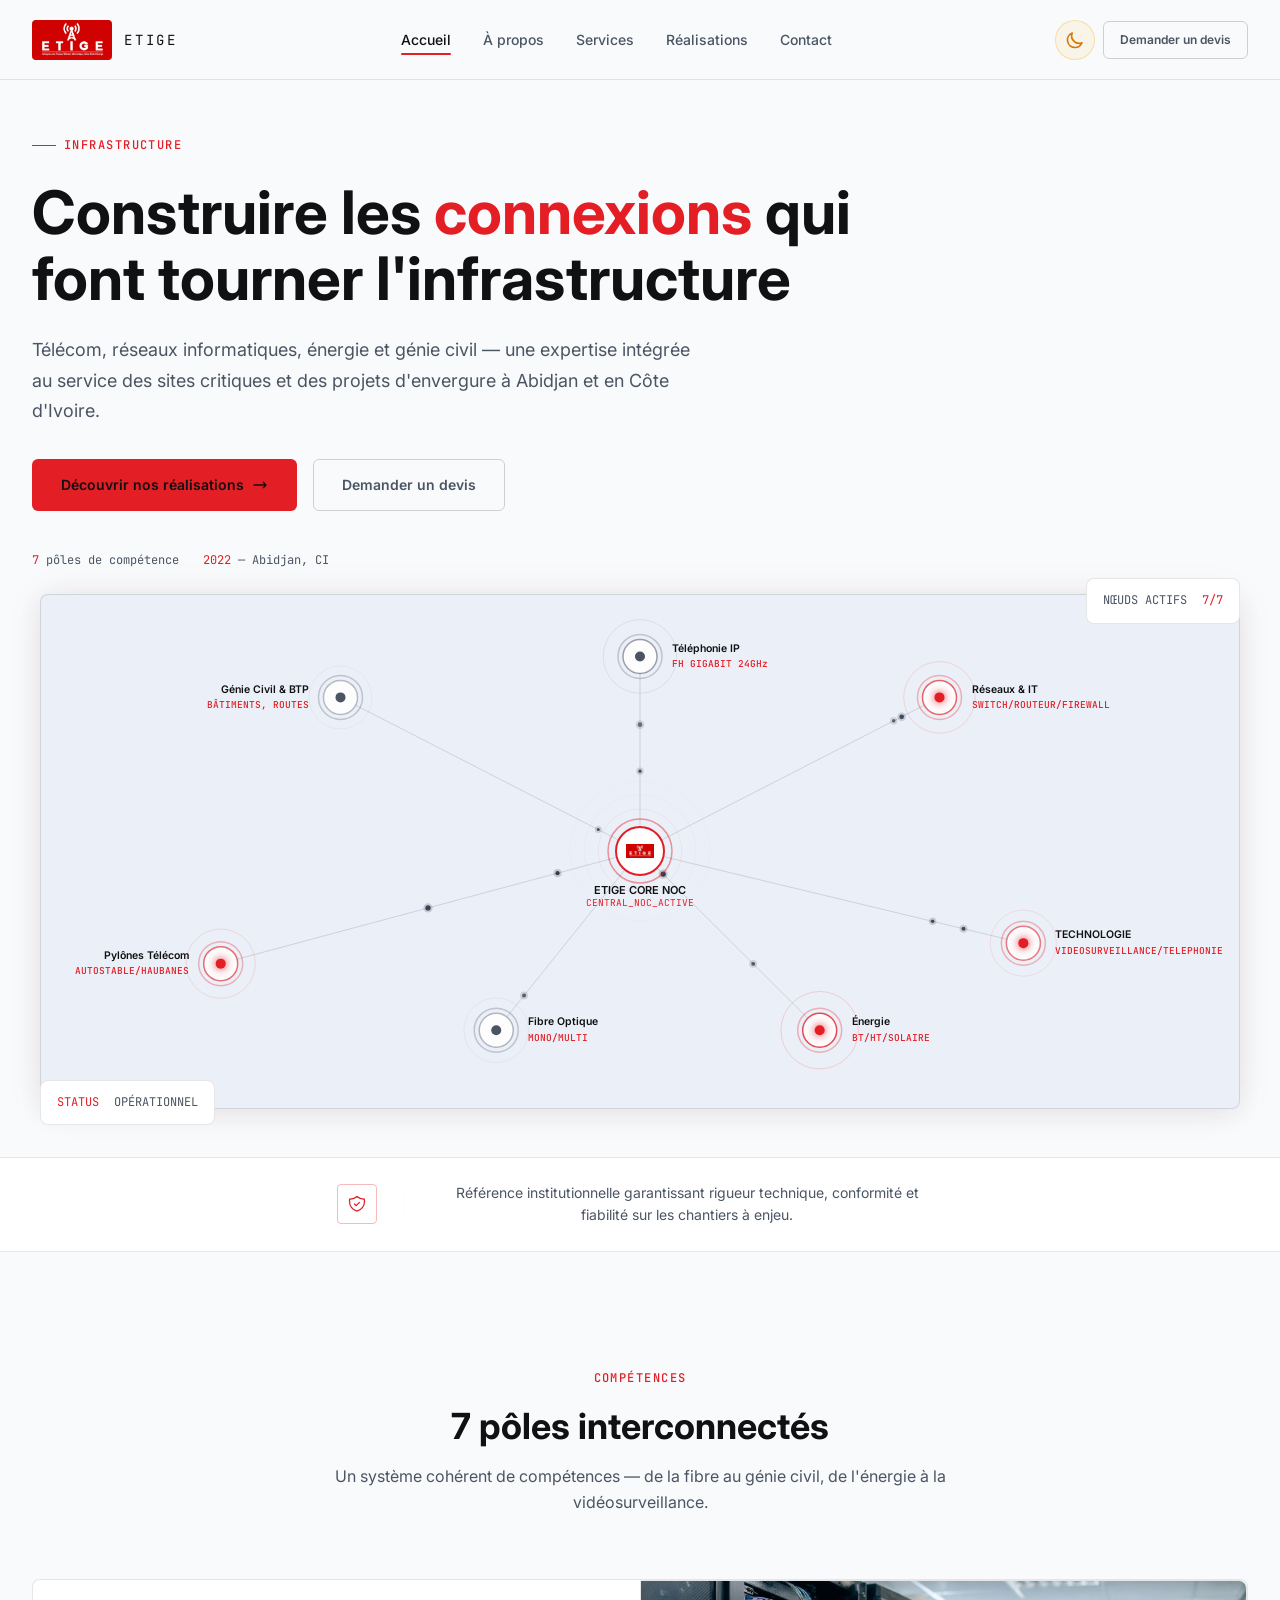
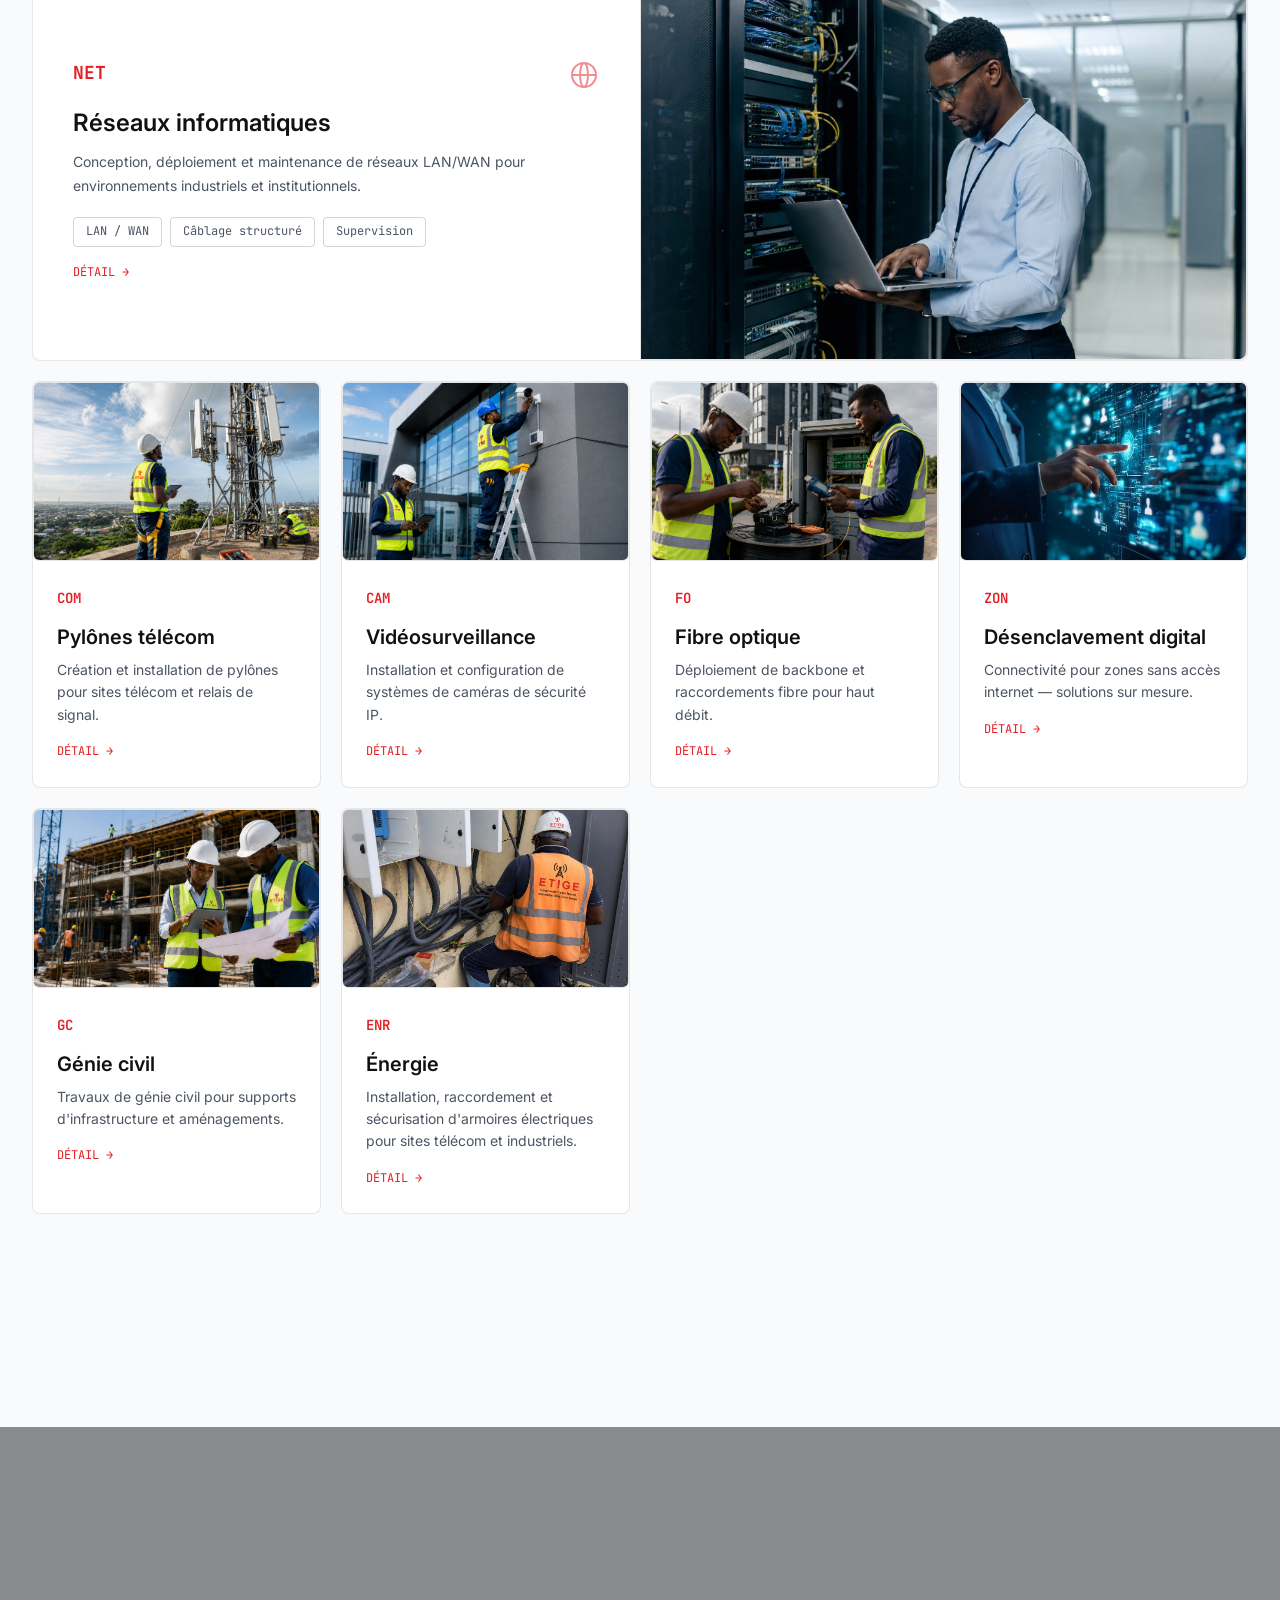
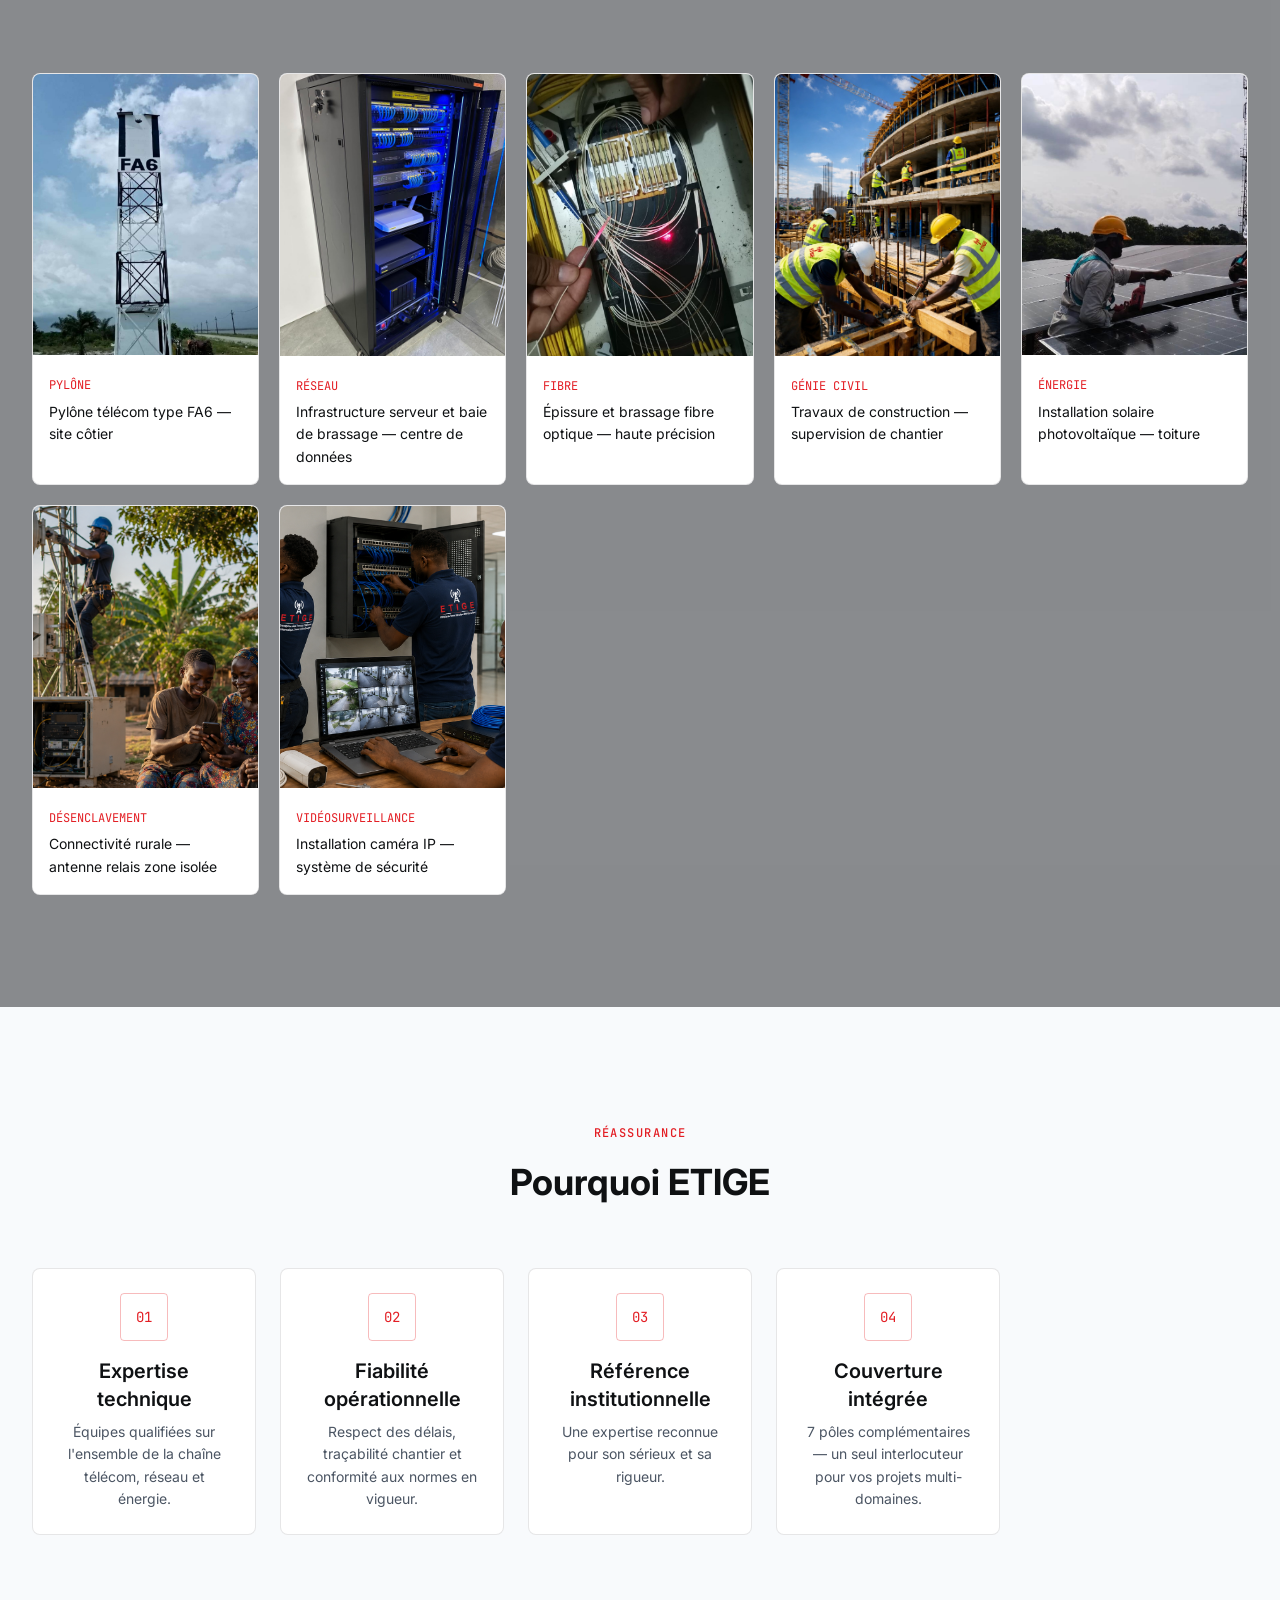
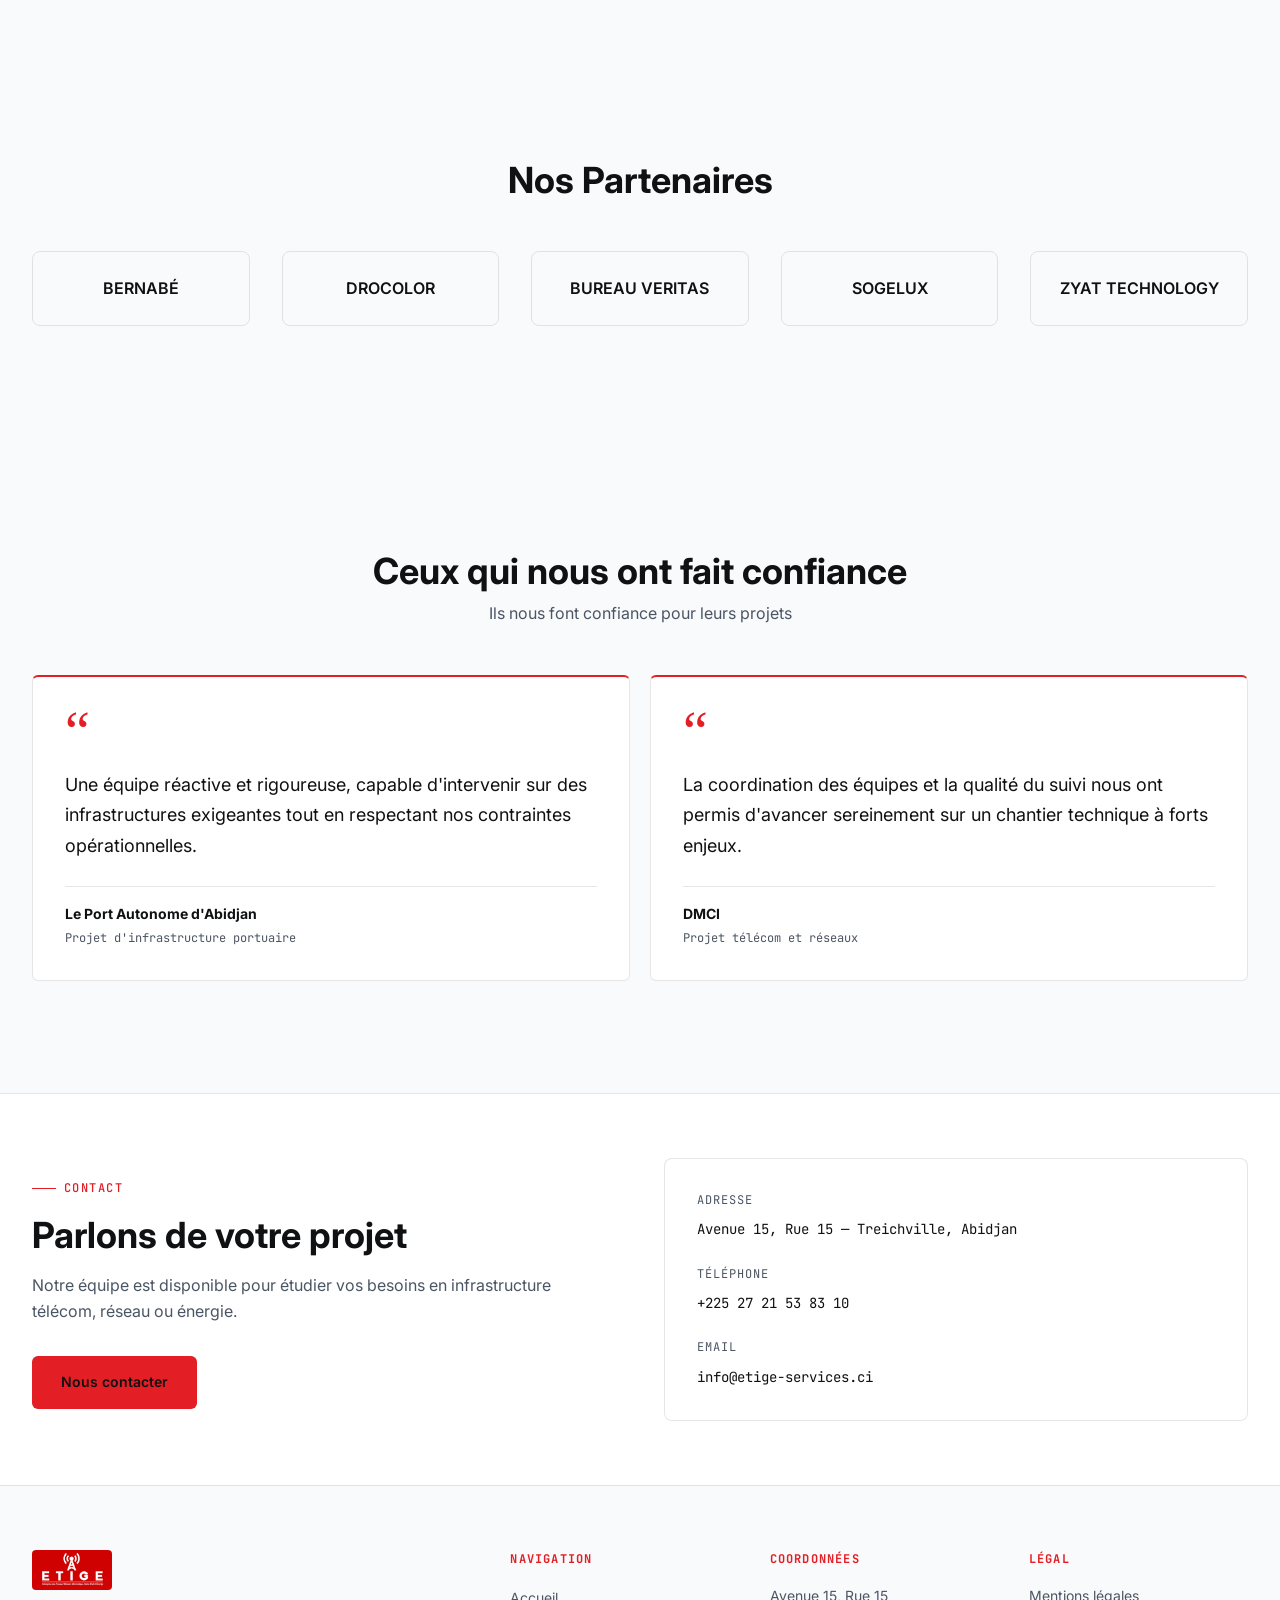
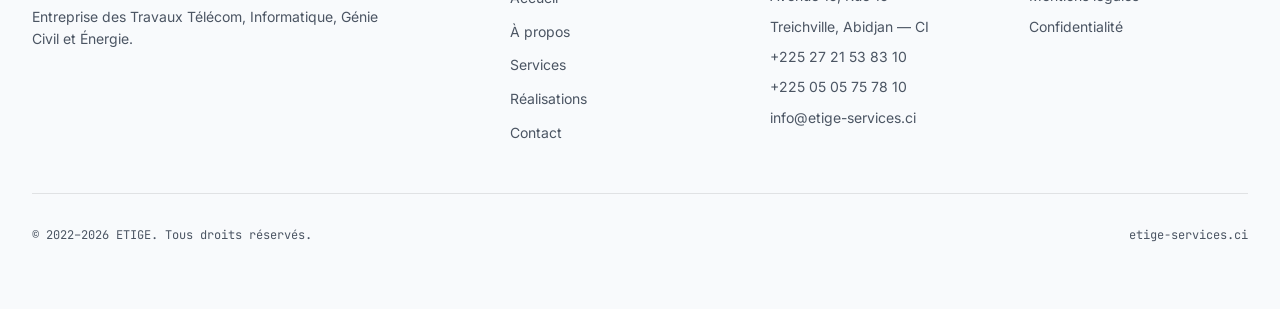
<file: index.html>
<!DOCTYPE html>
<html lang="fr">

<head>
  <meta charset="UTF-8">
  <meta name="viewport" content="width=device-width, initial-scale=1.0">
  <meta name="description"
    content="ETIGE — Entreprise des Travaux Télécom, Informatique, Génie Civil et Énergie. Infrastructure télécom, réseaux et énergie à Abidjan.">
  <meta name="keywords"
    content="ETIGE, télécom, pylônes, fibre optique, réseaux, énergie, génie civil, Abidjan, Côte d'Ivoire">
  <meta name="author" content="ETIGE">
  <meta property="og:title" content="ETIGE — Infrastructure Télécom & Énergie">
  <meta property="og:description"
    content="Télécom, Réseaux, Énergie, Génie Civil — Expertise technique au service des infrastructures critiques.">
  <meta property="og:type" content="website">
  <meta property="og:locale" content="fr_CI">
  <title>ETIGE — Télécom, Réseaux, Énergie & Génie Civil | Abidjan</title>

  <link rel="icon" type="image/png" href="assets/favicon.png">
  <link rel="preconnect" href="https://fonts.googleapis.com">
  <link rel="preconnect" href="https://fonts.gstatic.com" crossorigin>
  <link
    href="https://fonts.googleapis.com/css2?family=Inter:wght@400;500;600;700&family=JetBrains+Mono:wght@400;500;600&display=swap"
    rel="stylesheet">
  <link rel="stylesheet" href="css/main.css">

  <!-- Anti-flicker script : applique le thème avant le rendu de la page -->
  <script>
    (function () {
      try {
        var stored = localStorage.getItem("etige-theme");
        if (stored === "light" || stored === "dark") {
          document.documentElement.setAttribute("data-theme", stored);
        } else if (window.matchMedia("(prefers-color-scheme: light)").matches) {
          document.documentElement.setAttribute("data-theme", "light");
        }
      } catch (e) { }
    })();
  </script>
</head>

<body>

  <!-- ════════════════════════════════════════════
       Header & nav injectés par components.js
       ════════════════════════════════════════════ -->

  <main id="main-content">

    <!-- ── HERO ────────────────────────────────── -->
    <section class="hero bg-hero bg-grid" aria-labelledby="hero-title">

      <!-- Texte centré dans le container -->
      <div class="container hero__content">
        <div class="hero__text-block reveal">
          <p class="label" aria-hidden="true">INFRASTRUCTURE</p>
          <h1 id="hero-title" class="heading-1" style="margin-top:1.5rem;margin-bottom:1.5rem;">
            Construire les <span class="text-accent">connexions</span> qui font tourner l'infrastructure
          </h1>
          <p
            style="font-size:var(--text-lg);color:var(--color-text-muted);max-width:42rem;line-height:1.7;margin-bottom:2rem;">
            Télécom, réseaux informatiques, énergie et génie civil — une expertise intégrée au service des sites
            critiques et des projets d'envergure à Abidjan et en Côte d'Ivoire.
          </p>
          <div style="display:flex;flex-wrap:wrap;gap:1rem;">
            <a href="realisations.html" class="btn btn-primary">
              Découvrir nos réalisations
              <svg width="16" height="16" fill="none" stroke="currentColor" viewBox="0 0 24 24" aria-hidden="true">
                <path stroke-linecap="round" stroke-linejoin="round" stroke-width="2" d="M17 8l4 4m0 0l-4 4m4-4H3" />
              </svg>
            </a>
            <a href="contact.html#devis" class="btn btn-outline">Demander un devis</a>
          </div>

          <ul class="hero__kpis" aria-label="Chiffres clés">
            <li><span class="accent">7</span> pôles de compétence</li>
            <li><span class="accent">2022</span> — Abidjan, CI</li>
            <li><span class="accent"></span></li>
          </ul>
        </div>
      </div>

      <!-- Diagramme réseau pleine largeur -->
      <div class="hero__diagram-full reveal reveal--delay-2" aria-hidden="true">
        <div class="hero__diagram-box">
          <div data-network-diagram class="hero__diagram-canvas"></div>
          <div class="hero__chip hero__chip--tl card" style="padding:0.75rem 1rem;">
            <span style="font-family:var(--font-mono);font-size:var(--text-xs);color:var(--color-text-muted);">NŒUDS
              ACTIFS</span>
            <span
              style="font-family:var(--font-mono);font-size:var(--text-xs);color:var(--color-accent);margin-left:0.5rem;">7/7</span>
          </div>
          <div class="hero__chip hero__chip--br card" style="padding:0.75rem 1rem;">
            <span style="font-family:var(--font-mono);font-size:var(--text-xs);color:var(--color-accent);">STATUS</span>
            <span
              style="font-family:var(--font-mono);font-size:var(--text-xs);color:var(--color-text-muted);margin-left:0.5rem;">OPÉRATIONNEL</span>
          </div>
        </div>
      </div>

    </section>

    <!-- ── BAND DE CRÉDIBILITÉ ────────────────── -->
    <section class="credibility-band reveal" aria-label="Référence institutionnelle">
      <div class="container">
        <div class="credibility-band__inner">
          <div class="credibility-band__badge">
            <div class="credibility-band__icon" aria-hidden="true">
              <svg fill="none" stroke="currentColor" viewBox="0 0 24 24">
                <path stroke-linecap="round" stroke-linejoin="round" stroke-width="1.5"
                  d="M9 12l2 2 4-4m5.618-4.016A11.955 11.955 0 0112 2.944a11.955 11.955 0 01-8.618 3.04A12.02 12.02 0 003 9c0 5.591 3.824 10.29 9 11.622 5.176-1.332 9-6.03 9-11.622 0-1.042-.133-2.052-.382-3.016z" />
              </svg>
            </div>
          </div>
          <span class="credibility-band__sep" aria-hidden="true">|</span>
          <p style="font-size:var(--text-sm);color:var(--color-text-muted);max-width:32rem;">
            Référence institutionnelle garantissant rigueur technique, conformité et fiabilité sur les chantiers à
            enjeu.
          </p>
        </div>
      </div>
    </section>

    <!-- ── 7 PÔLES ────────────────────────────── -->
    <section class="section bg-base" aria-labelledby="poles-title">
      <div class="container">

        <header class="section-header section-header--center reveal">
          <p class="label label--center" aria-hidden="true">COMPÉTENCES</p>
          <h2 id="poles-title" class="heading-2" style="margin-top:1rem;margin-bottom:1rem;">7 pôles interconnectés</h2>
          <p class="text-muted" style="max-width:40rem;margin-inline:auto;">
            Un système cohérent de compétences — de la fibre au génie civil, de l'énergie à la vidéosurveillance.
          </p>
        </header>

        <div class="poles-grid">

          <!-- NET — vedette -->
          <article class="card pole-featured reveal" style="grid-column:1/-1;" aria-labelledby="pole-net-title">
            <div class="pole-featured__inner">
              <div style="padding:2rem 2.5rem;display:flex;flex-direction:column;justify-content:center;">
                <div style="display:flex;justify-content:space-between;align-items:flex-start;margin-bottom:1rem;">
                  <span class="pole-card__code">NET</span>
                  <svg width="32" height="32" fill="none" stroke="currentColor" viewBox="0 0 24 24"
                    style="color:rgba(227,30,36,0.5);" aria-hidden="true">
                    <path stroke-linecap="round" stroke-linejoin="round" stroke-width="1.5"
                      d="M21 12a9 9 0 01-9 9m9-9a9 9 0 00-9-9m9 9H3m9 9a9 9 0 01-9-9m9 9c1.657 0 3-4.03 3-9s-1.343-9-3-9m0 18c-1.657 0-3-4.03-3-9s1.343-9 3-9m-9 9a9 9 0 019-9" />
                  </svg>
                </div>
                <h3 id="pole-net-title" class="heading-3" style="margin-bottom:0.75rem;">Réseaux informatiques</h3>
                <p style="font-size:var(--text-sm);color:var(--color-text-muted);line-height:1.7;">
                  Conception, déploiement et maintenance de réseaux LAN/WAN pour environnements industriels et
                  institutionnels.
                </p>
                <ul style="display:flex;flex-wrap:wrap;gap:0.5rem;margin-top:1.25rem;">
                  <li
                    style="padding:0.25rem 0.75rem;border:1px solid var(--color-border-md);border-radius:var(--radius-sm);font-family:var(--font-mono);font-size:var(--text-xs);color:var(--color-text-muted);">
                    LAN / WAN</li>
                  <li
                    style="padding:0.25rem 0.75rem;border:1px solid var(--color-border-md);border-radius:var(--radius-sm);font-family:var(--font-mono);font-size:var(--text-xs);color:var(--color-text-muted);">
                    Câblage structuré</li>
                  <li
                    style="padding:0.25rem 0.75rem;border:1px solid var(--color-border-md);border-radius:var(--radius-sm);font-family:var(--font-mono);font-size:var(--text-xs);color:var(--color-text-muted);">
                    Supervision</li>
                </ul>
                <a href="services.html#NET" class="pole-card__detail-link"
                  aria-label="Détail du pôle Réseaux informatiques">DÉTAIL →</a>
              </div>
              <div class="service-img" style="aspect-ratio:16/10;border-radius:0 var(--radius-lg) var(--radius-lg) 0;">
                <img src="assets/images/service-net-datacenter.png" alt="Ingénieur réseau en salle serveurs"
                  loading="lazy">
              </div>
            </div>
          </article>

          <!-- COM -->
          <article class="card card--glow reveal reveal--delay-1" aria-labelledby="pole-com-title"
            style="overflow:hidden;">
            <div class="service-img" style="aspect-ratio:16/10;">
              <img src="assets/images/service-pyl-pylone.png" alt="Pylônes télécom en installation" loading="lazy">
            </div>
            <div style="padding:1.5rem;">
              <span class="pole-card__code-sm">COM</span>
              <h3 id="pole-com-title" class="heading-4" style="margin-top:0.75rem;margin-bottom:0.5rem;">Pylônes télécom
              </h3>
              <p style="font-size:var(--text-sm);color:var(--color-text-muted);">Création et installation de pylônes
                pour sites télécom et relais de signal.</p>
              <a href="services.html#COM" class="pole-card__detail-link"
                aria-label="Détail du pôle Pylônes télécom">DÉTAIL →</a>
            </div>
          </article>

          <!-- CAM -->
          <article class="card card--glow reveal reveal--delay-2" aria-labelledby="pole-cam-title"
            style="overflow:hidden;">
            <div class="service-img" style="aspect-ratio:16/10;">
              <img src="assets/images/service-cam-surveillance.png" alt="Caméra de vidéosurveillance IP" loading="lazy">
            </div>
            <div style="padding:1.5rem;">
              <span class="pole-card__code-sm">CAM</span>
              <h3 id="pole-cam-title" class="heading-4" style="margin-top:0.75rem;margin-bottom:0.5rem;">
                Vidéosurveillance</h3>
              <p style="font-size:var(--text-sm);color:var(--color-text-muted);">Installation et configuration de
                systèmes de caméras de sécurité IP.</p>
              <a href="services.html#CAM" class="pole-card__detail-link"
                aria-label="Détail du pôle Vidéosurveillance">DÉTAIL →</a>
            </div>
          </article>

          <!-- FO -->
          <article class="card card--glow reveal reveal--delay-3" aria-labelledby="pole-fo-title"
            style="overflow:hidden;">
            <div class="service-img" style="aspect-ratio:16/10;">
              <img src="assets/images/service-fib-fibre.png" alt="Technicien fibre optique en intervention"
                loading="lazy">
            </div>
            <div style="padding:1.5rem;">
              <span class="pole-card__code-sm">FO</span>
              <h3 id="pole-fo-title" class="heading-4" style="margin-top:0.75rem;margin-bottom:0.5rem;">Fibre optique
              </h3>
              <p style="font-size:var(--text-sm);color:var(--color-text-muted);">Déploiement de backbone et
                raccordements fibre pour haut débit.</p>
              <a href="services.html#FO" class="pole-card__detail-link" aria-label="Détail du pôle Fibre optique">DÉTAIL
                →</a>
            </div>
          </article>

          <!-- ZON -->
          <article class="card card--glow reveal" aria-labelledby="pole-zon-title" style="overflow:hidden;">
            <div class="service-img" style="aspect-ratio:16/10;">
              <img src="assets/images/service-zon-desenclavement.jpg" alt="Antenne relais pour zone rurale"
                loading="lazy">
            </div>
            <div style="padding:1.5rem;">
              <span class="pole-card__code-sm">ZON</span>
              <h3 id="pole-zon-title" class="heading-4" style="margin-top:0.75rem;margin-bottom:0.5rem;">Désenclavement
                digital</h3>
              <p style="font-size:var(--text-sm);color:var(--color-text-muted);">Connectivité pour zones sans accès
                internet — solutions sur mesure.</p>
              <a href="services.html#ZON" class="pole-card__detail-link"
                aria-label="Détail du pôle Désenclavement numérique">DÉTAIL →</a>
            </div>
          </article>

          <!-- GC -->
          <article class="card card--glow reveal reveal--delay-1" aria-labelledby="pole-gc-title"
            style="overflow:hidden;">
            <div class="service-img" style="aspect-ratio:16/10;">
              <img src="assets/images/service-gen-genie-civil.jpg" alt="Chantier génie civil, fondations pylône"
                loading="lazy">
            </div>
            <div style="padding:1.5rem;">
              <span class="pole-card__code-sm">GC</span>
              <h3 id="pole-gc-title" class="heading-4" style="margin-top:0.75rem;margin-bottom:0.5rem;">Génie civil
              </h3>
              <p style="font-size:var(--text-sm);color:var(--color-text-muted);">Travaux de génie civil pour supports
                d'infrastructure et aménagements.</p>
              <a href="services.html#GC" class="pole-card__detail-link" aria-label="Détail du pôle Génie civil">DÉTAIL
                →</a>
            </div>
          </article>

          <!-- ENR -->
          <article class="card card--glow reveal reveal--delay-2" aria-labelledby="pole-enr-title"
            style="overflow:hidden;">
            <div class="service-img" style="aspect-ratio:16/10;">
              <img src="assets/images/armoires-electriques.png" alt="Technicien ETIGE intervenant sur des armoires électriques"
                loading="lazy">
            </div>
            <div style="padding:1.5rem;">
              <span class="pole-card__code-sm">ENR</span>
              <h3 id="pole-enr-title" class="heading-4" style="margin-top:0.75rem;margin-bottom:0.5rem;">Énergie</h3>
              <p style="font-size:var(--text-sm);color:var(--color-text-muted);">Installation, raccordement et
                sécurisation d'armoires électriques pour sites télécom et industriels.</p>
              <a href="services.html#ENR" class="pole-card__detail-link" aria-label="Détail du pôle Énergie">DÉTAIL
                →</a>
            </div>
          </article>

        </div>

        <div style="text-align:center;margin-top:3rem;" class="reveal">
          <a href="services.html" class="btn btn-outline">Voir tous les services</a>
        </div>

      </div>
    </section>

    <!-- ── APERÇU RÉALISATIONS ────────────────── -->
    <section class="section" style="background-color:rgba(26,29,33,0.5);" aria-labelledby="realisations-title">
      <div class="container">

        <div
          style="display:flex;flex-wrap:wrap;justify-content:space-between;align-items:flex-end;gap:1.5rem;margin-bottom:3rem;"
          class="reveal">
          <div>
            <p class="label" aria-hidden="true">RÉALISATIONS</p>
            <h2 id="realisations-title" class="heading-2" style="margin-top:1rem;">Chantiers & installations</h2>
          </div>
          <a href="realisations.html"
            style="font-family:var(--font-mono);font-size:var(--text-sm);color:var(--color-accent);white-space:nowrap;"
            aria-label="Voir toutes nos réalisations">TOUT VOIR →</a>
        </div>

        <div style="display:grid;grid-template-columns:repeat(auto-fill,minmax(220px,1fr));gap:1.25rem;">

          <figure class="reveal img-wrap card card--glow" style="overflow:hidden;">
            <div class="img-crop" style="aspect-ratio:4/5;">
              <img src="assets/images/pylone-fa6.jpg" alt="Pylône télécom FA6 — site côtier, Abidjan" loading="lazy"
                class="img-cover">
            </div>
            <figcaption style="padding:1rem;background:var(--color-bg-raised);">
              <span style="font-family:var(--font-mono);font-size:var(--text-xs);color:var(--color-accent);">PYLÔNE
              </span>
              <p style="font-size:var(--text-sm);color:var(--color-text);margin-top:0.25rem;">Pylône télécom type FA6 —
                site côtier</p>
            </figcaption>
          </figure>



          <figure class="reveal img-wrap card card--glow" style="overflow:hidden;">
            <div class="img-crop" style="aspect-ratio:4/5;">
              <img src="assets/images/serveur.jpg" alt="Infrastructure serveur et baie de brassage" loading="lazy"
                class="img-cover">
            </div>
            <figcaption style="padding:1rem;background:var(--color-bg-raised);">
              <span style="font-family:var(--font-mono);font-size:var(--text-xs);color:var(--color-accent);">RÉSEAU
              </span>
              <p style="font-size:var(--text-sm);color:var(--color-text);margin-top:0.25rem;">Infrastructure serveur et baie de brassage — centre de données</p>
            </figcaption>
          </figure>




          <figure class="reveal reveal--delay-1 img-wrap card card--glow" style="overflow:hidden;">
            <div class="img-crop" style="aspect-ratio:4/5;">
              <img src="assets/images/realisation-fib-2.jpg" alt="Épissure fibre optique — intervention technique" loading="lazy"
                class="img-cover">
            </div>
            <figcaption style="padding:1rem;background:var(--color-bg-raised);">
              <span
                style="font-family:var(--font-mono);font-size:var(--text-xs);color:var(--color-accent);">FIBRE</span>
              <p style="font-size:var(--text-sm);color:var(--color-text);margin-top:0.25rem;">Épissure et brassage fibre optique — haute précision</p>
            </figcaption>
          </figure>

          <figure class="reveal reveal--delay-2 img-wrap card card--glow" style="overflow:hidden;">
            <div class="img-crop" style="aspect-ratio:4/5;">
              <img src="assets/images/realisation-gen-1.jpg" alt="Chantier génie civil — construction bâtiment" loading="lazy"
                class="img-cover">
            </div>
            <figcaption style="padding:1rem;background:var(--color-bg-raised);">
              <span
                style="font-family:var(--font-mono);font-size:var(--text-xs);color:var(--color-accent);">GÉNIE CIVIL</span>
              <p style="font-size:var(--text-sm);color:var(--color-text);margin-top:0.25rem;">Travaux de construction — supervision de chantier</p>
            </figcaption>
          </figure>

          <figure class="reveal reveal--delay-3 img-wrap card card--glow" style="overflow:hidden;">
            <div class="img-crop" style="aspect-ratio:4/5;">
              <img src="assets/images/realisation-enr-1.jpg" alt="Installation panneaux solaires — toiture" loading="lazy"
                class="img-cover">
            </div>
            <figcaption style="padding:1rem;background:var(--color-bg-raised);">
              <span style="font-family:var(--font-mono);font-size:var(--text-xs);color:var(--color-accent);">ÉNERGIE
              </span>
              <p style="font-size:var(--text-sm);color:var(--color-text);margin-top:0.25rem;">Installation solaire photovoltaïque — toiture</p>
            </figcaption>
          </figure>

          <figure class="reveal img-wrap card card--glow" style="overflow:hidden;">
            <div class="img-crop" style="aspect-ratio:4/5;">
              <img src="assets/images/ChatGPT Image 16 août 2026, 18_34_25.png" alt="Connectivité rurale — antenne relais zone isolée" loading="lazy"
                class="img-cover">
            </div>
            <figcaption style="padding:1rem;background:var(--color-bg-raised);">
              <span style="font-family:var(--font-mono);font-size:var(--text-xs);color:var(--color-accent);">DÉSENCLAVEMENT
              </span>
              <p style="font-size:var(--text-sm);color:var(--color-text);margin-top:0.25rem;">Connectivité rurale — antenne relais zone isolée</p>
            </figcaption>
          </figure>

          <figure class="reveal img-wrap card card--glow" style="overflow:hidden;">
            <div class="img-crop" style="aspect-ratio:4/5;">
              <img src="assets/images/realisation-cam-1.png" alt="Installation caméra vidéosurveillance" loading="lazy"
                class="img-cover">
            </div>
            <figcaption style="padding:1rem;background:var(--color-bg-raised);">
              <span style="font-family:var(--font-mono);font-size:var(--text-xs);color:var(--color-accent);">VIDÉOSURVEILLANCE
              </span>
              <p style="font-size:var(--text-sm);color:var(--color-text);margin-top:0.25rem;">Installation caméra IP — système de sécurité</p>
            </figcaption>
          </figure>

        </div>
      </div>
    </section>

    <!-- ── POURQUOI ETIGE ─────────────────────── -->
    <section class="section bg-base" aria-labelledby="why-title">
      <div class="container">

        <header class="section-header section-header--center reveal">
          <p class="label label--center" aria-hidden="true">RÉASSURANCE</p>
          <h2 id="why-title" class="heading-2" style="margin-top:1rem;">Pourquoi ETIGE</h2>
        </header>

        <div style="display:grid;grid-template-columns:repeat(auto-fill,minmax(220px,1fr));gap:1.5rem;">

          <div class="card reveal" style="padding:1.5rem;text-align:center;">
            <div
              style="width:3rem;height:3rem;margin-inline:auto;margin-bottom:1rem;border-radius:var(--radius-sm);border:1px solid rgba(227,30,36,0.3);display:flex;align-items:center;justify-content:center;">
              <span style="font-family:var(--font-mono);font-size:var(--text-sm);color:var(--color-accent);">01</span>
            </div>
            <h3 class="heading-4" style="margin-bottom:0.5rem;">Expertise technique</h3>
            <p style="font-size:var(--text-sm);color:var(--color-text-muted);">Équipes qualifiées sur l'ensemble de la
              chaîne télécom, réseau et énergie.</p>
          </div>

          <div class="card reveal reveal--delay-1" style="padding:1.5rem;text-align:center;">
            <div
              style="width:3rem;height:3rem;margin-inline:auto;margin-bottom:1rem;border-radius:var(--radius-sm);border:1px solid rgba(227,30,36,0.3);display:flex;align-items:center;justify-content:center;">
              <span style="font-family:var(--font-mono);font-size:var(--text-sm);color:var(--color-accent);">02</span>
            </div>
            <h3 class="heading-4" style="margin-bottom:0.5rem;">Fiabilité opérationnelle</h3>
            <p style="font-size:var(--text-sm);color:var(--color-text-muted);">Respect des délais, traçabilité chantier
              et conformité aux normes en vigueur.</p>
          </div>

          <div class="card reveal reveal--delay-2" style="padding:1.5rem;text-align:center;">
            <div
              style="width:3rem;height:3rem;margin-inline:auto;margin-bottom:1rem;border-radius:var(--radius-sm);border:1px solid rgba(227,30,36,0.3);display:flex;align-items:center;justify-content:center;">
              <span style="font-family:var(--font-mono);font-size:var(--text-sm);color:var(--color-accent);">03</span>
            </div>
            <h3 class="heading-4" style="margin-bottom:0.5rem;">Référence institutionnelle</h3>
            <p style="font-size:var(--text-sm);color:var(--color-text-muted);">Une expertise reconnue pour son sérieux
              et sa rigueur.</p>
          </div>

          <div class="card reveal reveal--delay-3" style="padding:1.5rem;text-align:center;">
            <div
              style="width:3rem;height:3rem;margin-inline:auto;margin-bottom:1rem;border-radius:var(--radius-sm);border:1px solid rgba(227,30,36,0.3);display:flex;align-items:center;justify-content:center;">
              <span style="font-family:var(--font-mono);font-size:var(--text-sm);color:var(--color-accent);">04</span>
            </div>
            <h3 class="heading-4" style="margin-bottom:0.5rem;">Couverture intégrée</h3>
            <p style="font-size:var(--text-sm);color:var(--color-text-muted);">7 pôles complémentaires — un seul
              interlocuteur pour vos projets multi-domaines.</p>
          </div>

        </div>
      </div>
    </section>

    <!-- ── PARTENAIRES ───────────────────────────── -->
    <section class="section bg-base" aria-label="Nos partenaires">
      <div class="container">
        <div class="reveal">
          <h2 class="heading-2" style="text-align:center;margin-bottom:0.5rem;">Nos Partenaires</h2>
          <p style="text-align:center;color:var(--color-text-muted);margin-bottom:3rem;"></p>
          
          <div style="display:grid;grid-template-columns:repeat(auto-fit,minmax(200px,1fr));gap:2rem;align-items:center;justify-items:center;">
            <div style="text-align:center;padding:1.5rem;background:var(--color-surface);border-radius:8px;border:1px solid var(--color-border);width:100%;">
              <h3 style="font-size:var(--text-base);font-weight:600;color:var(--color-text);margin:0;">BERNABÉ</h3>
            </div>
            <div style="text-align:center;padding:1.5rem;background:var(--color-surface);border-radius:8px;border:1px solid var(--color-border);width:100%;">
              <h3 style="font-size:var(--text-base);font-weight:600;color:var(--color-text);margin:0;">DROCOLOR</h3>
            </div>
            <div style="text-align:center;padding:1.5rem;background:var(--color-surface);border-radius:8px;border:1px solid var(--color-border);width:100%;">
              <h3 style="font-size:var(--text-base);font-weight:600;color:var(--color-text);margin:0;">BUREAU VERITAS</h3>
            </div>
            <div style="text-align:center;padding:1.5rem;background:var(--color-surface);border-radius:8px;border:1px solid var(--color-border);width:100%;">
              <h3 style="font-size:var(--text-base);font-weight:600;color:var(--color-text);margin:0;">SOGELUX</h3>
            </div>
            <div style="text-align:center;padding:1.5rem;background:var(--color-surface);border-radius:8px;border:1px solid var(--color-border);width:100%;">
              <h3 style="font-size:var(--text-base);font-weight:600;color:var(--color-text);margin:0;">ZYAT TECHNOLOGY</h3>
            </div>
          </div>
        </div>
      </div>
    </section>

    <!-- ── CEUX QUI NOUS ONT FAIT CONFIANCE ───────── -->
    <section class="section bg-hero" aria-label="Ceux qui nous ont fait confiance">
      <div class="container">
        <div class="reveal">
          <h2 class="heading-2" style="text-align:center;margin-bottom:0.5rem;">Ceux qui nous ont fait confiance</h2>
          <p style="text-align:center;color:var(--color-text-muted);margin-bottom:3rem;">Ils nous font confiance pour leurs projets</p>
          
          <div class="testimonials-grid">
            <article class="testimonial-card">
              <div class="testimonial-card__mark" aria-hidden="true">“</div>
              <blockquote>
                Une équipe réactive et rigoureuse, capable d'intervenir sur des infrastructures exigeantes tout en
                respectant nos contraintes opérationnelles.
              </blockquote>
              <footer>
                <strong>Le Port Autonome d'Abidjan</strong>
                <span>Projet d'infrastructure portuaire</span>
              </footer>
            </article>
            <article class="testimonial-card">
              <div class="testimonial-card__mark" aria-hidden="true">“</div>
              <blockquote>
                La coordination des équipes et la qualité du suivi nous ont permis d'avancer sereinement sur un
                chantier technique à forts enjeux.
              </blockquote>
              <footer>
                <strong>DMCI</strong>
                <span>Projet télécom et réseaux</span>
              </footer>
            </article>
          </div>
        </div>
      </div>
    </section>

    <!-- ── CTA CONTACT ────────────────────────── -->
    <section class="section--sm border-top bg-raised" aria-labelledby="cta-title">
      <div class="container">
        <div style="display:grid;gap:3rem;align-items:center;" class="reveal">

          <style>
            @media (min-width:1024px) {
              .cta-grid {
                grid-template-columns: 1fr 1fr;
              }
            }
          </style>
          <div class="cta-grid" style="display:grid;gap:3rem;align-items:center;">
            <div>
              <p class="label" aria-hidden="true">CONTACT</p>
              <h2 id="cta-title" class="heading-2" style="margin-top:1rem;margin-bottom:1rem;">Parlons de votre projet
              </h2>
              <p style="color:var(--color-text-muted);margin-bottom:2rem;">
                Notre équipe est disponible pour étudier vos besoins en infrastructure télécom, réseau ou énergie.
              </p>
              <a href="contact.html" class="btn btn-primary">Nous contacter</a>
            </div>

            <div class="card" style="padding:2rem;">
              <dl style="display:grid;gap:1.5rem;font-family:var(--font-mono);font-size:var(--text-sm);">
                <div class="contact-info-row">
                  <dt class="contact-info-label">Adresse</dt>
                  <dd class="contact-info-value">Avenue 15, Rue 15 — Treichville, Abidjan</dd>
                </div>
                <div class="contact-info-row">
                  <dt class="contact-info-label">Téléphone</dt>
                  <dd class="contact-info-value">
                    <a href="tel:+2252721538310">+225 27 21 53 83 10</a>
                  </dd>
                </div>
                <div class="contact-info-row">
                  <dt class="contact-info-label">Email</dt>
                  <dd class="contact-info-value">
                    <a href="mailto:info@etige-services.ci">info@etige-services.ci</a>
                  </dd>
                </div>
              </dl>
            </div>
          </div>

        </div>
      </div>
    </section>

  </main>

  <!-- ════════════════════════════════════════════
       Footer injecté par components.js
       ════════════════════════════════════════════ -->

  <script src="js/network-diagram.js"></script>
  <script src="js/components.js"></script>
  <script src="js/main.js"></script>
</body>

</html>
</file>
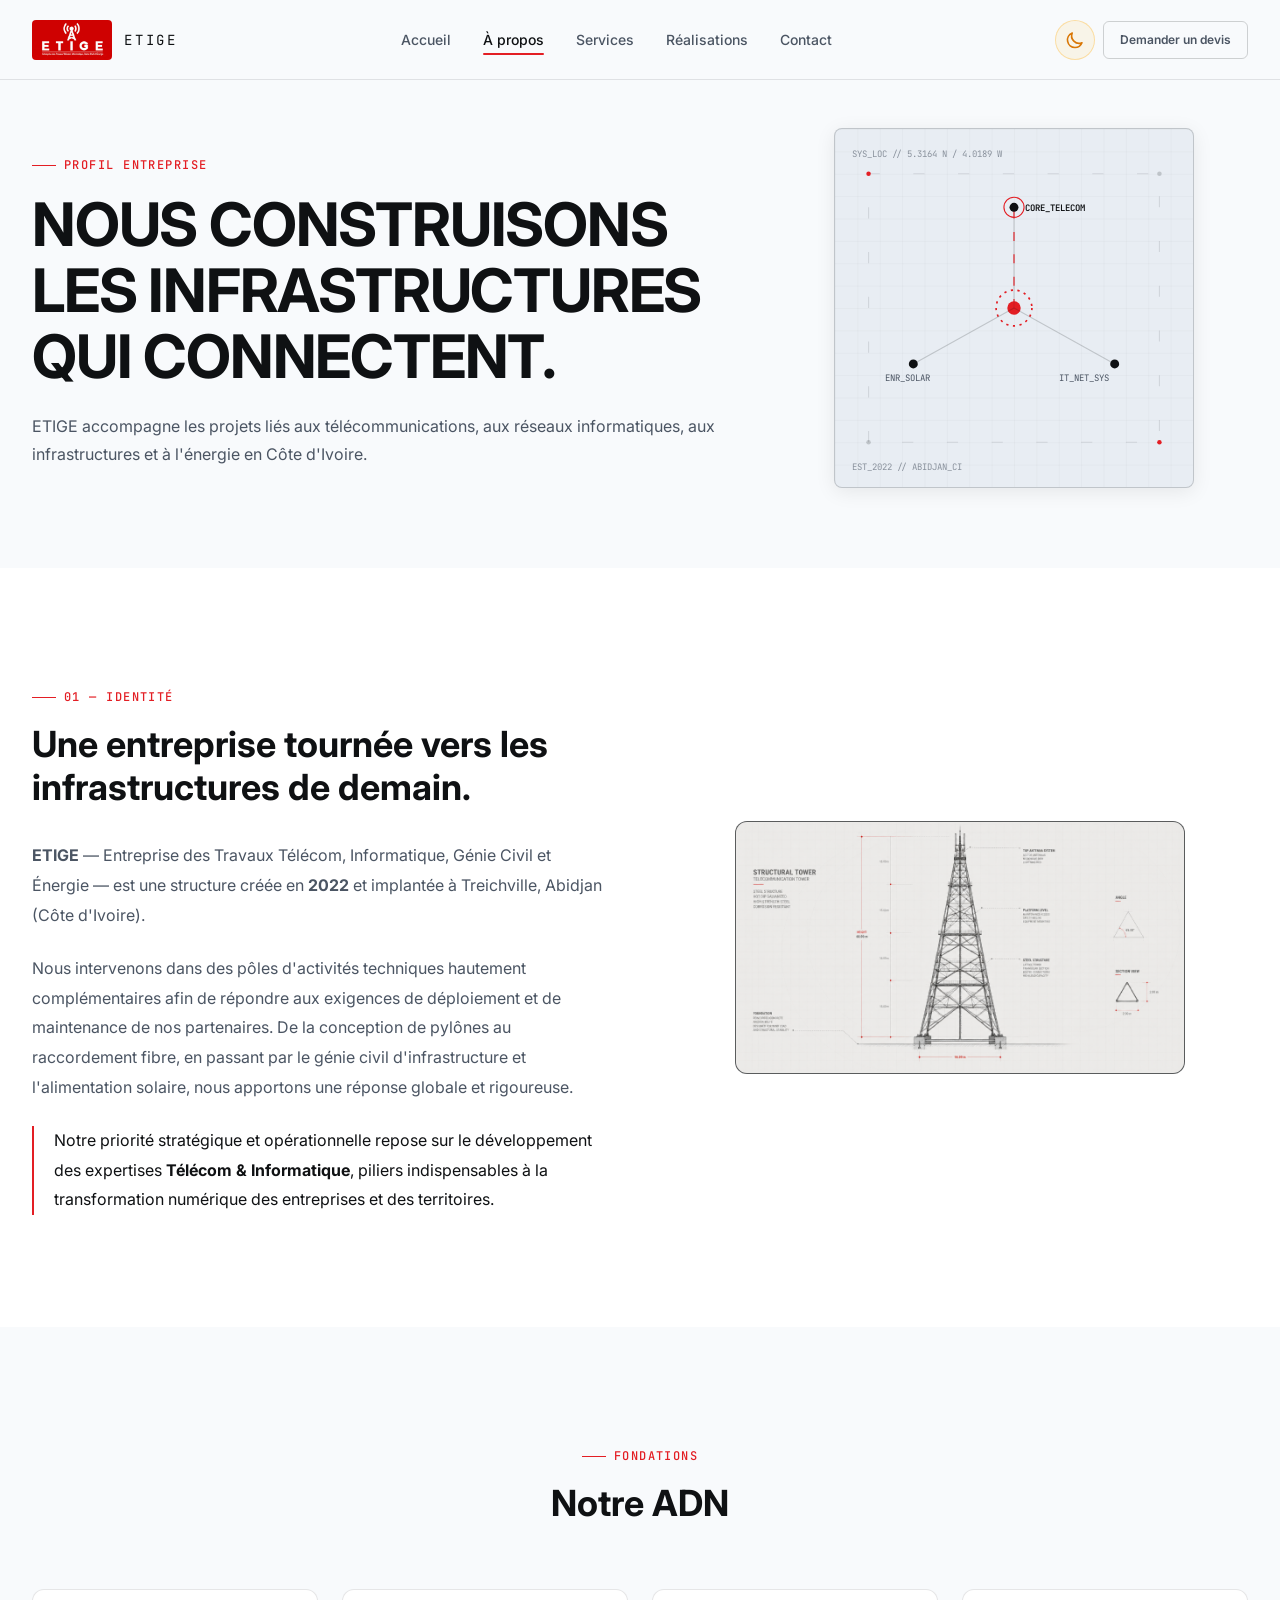
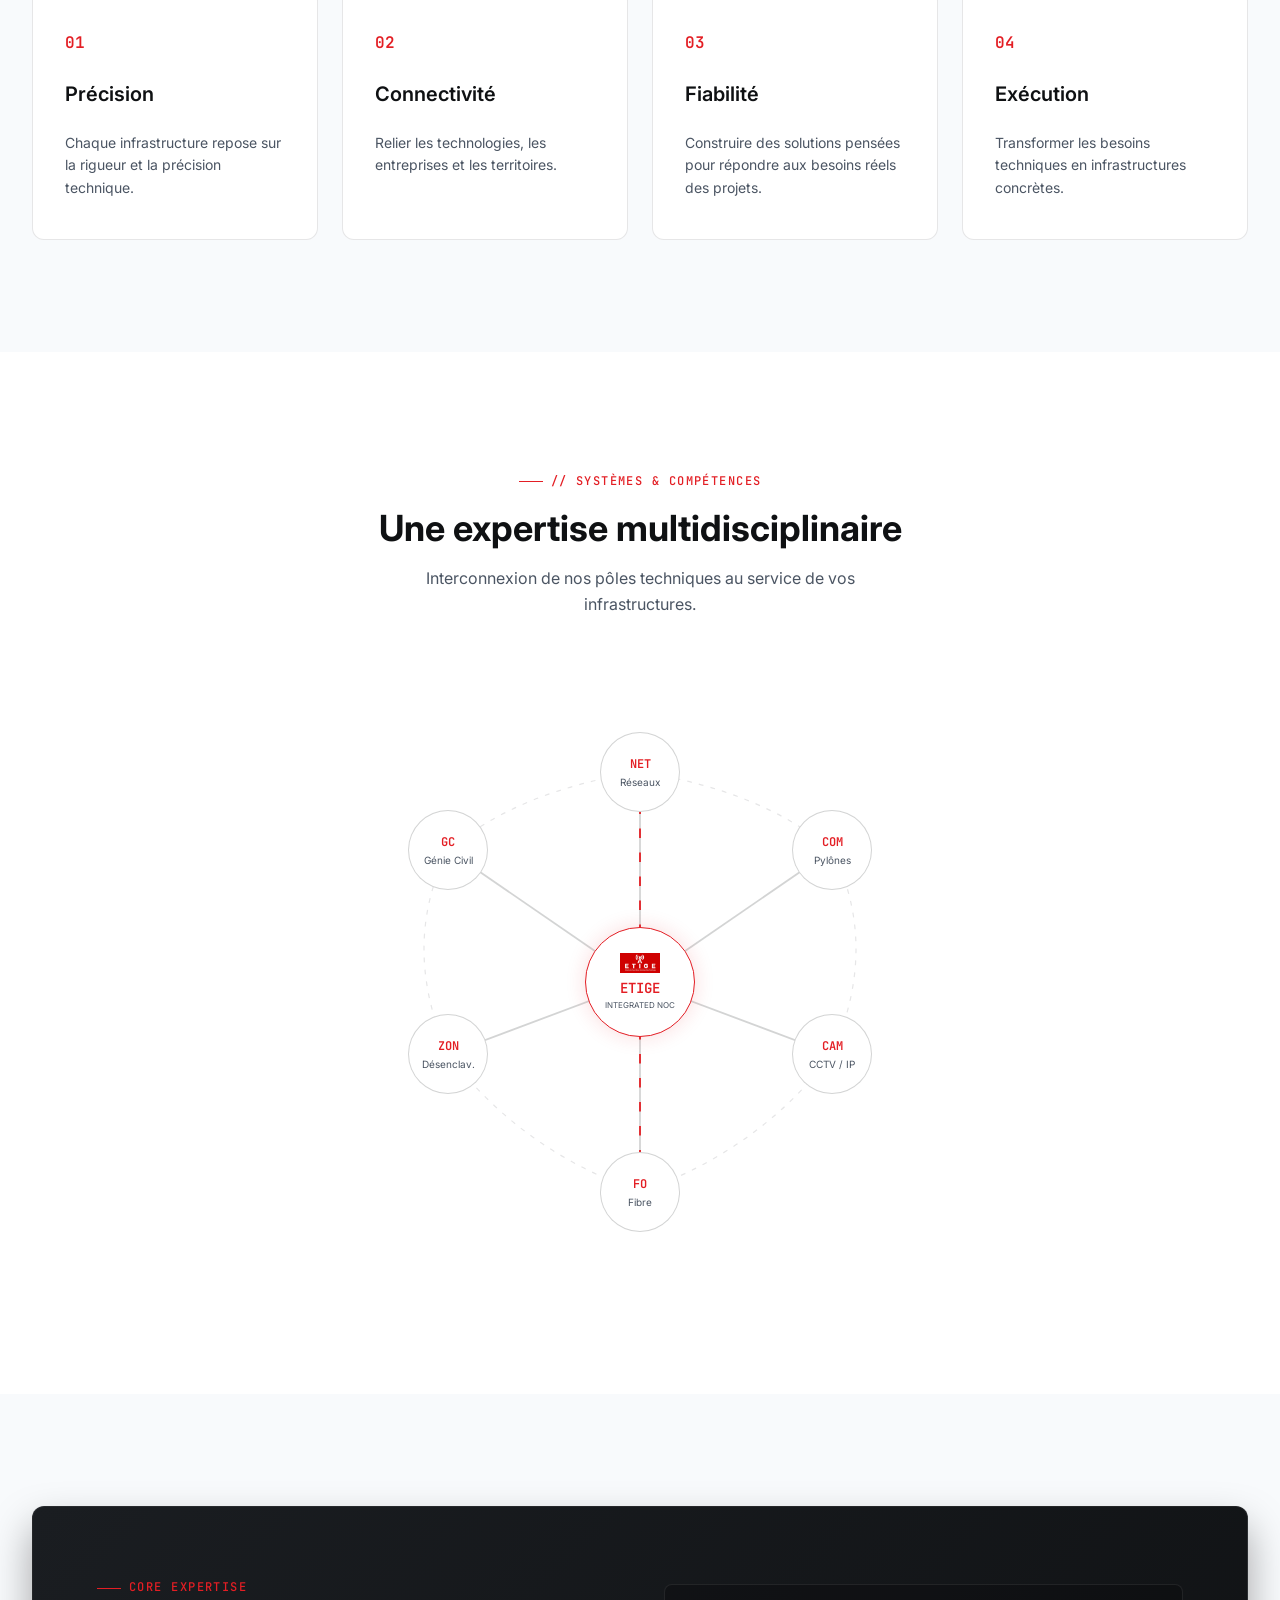
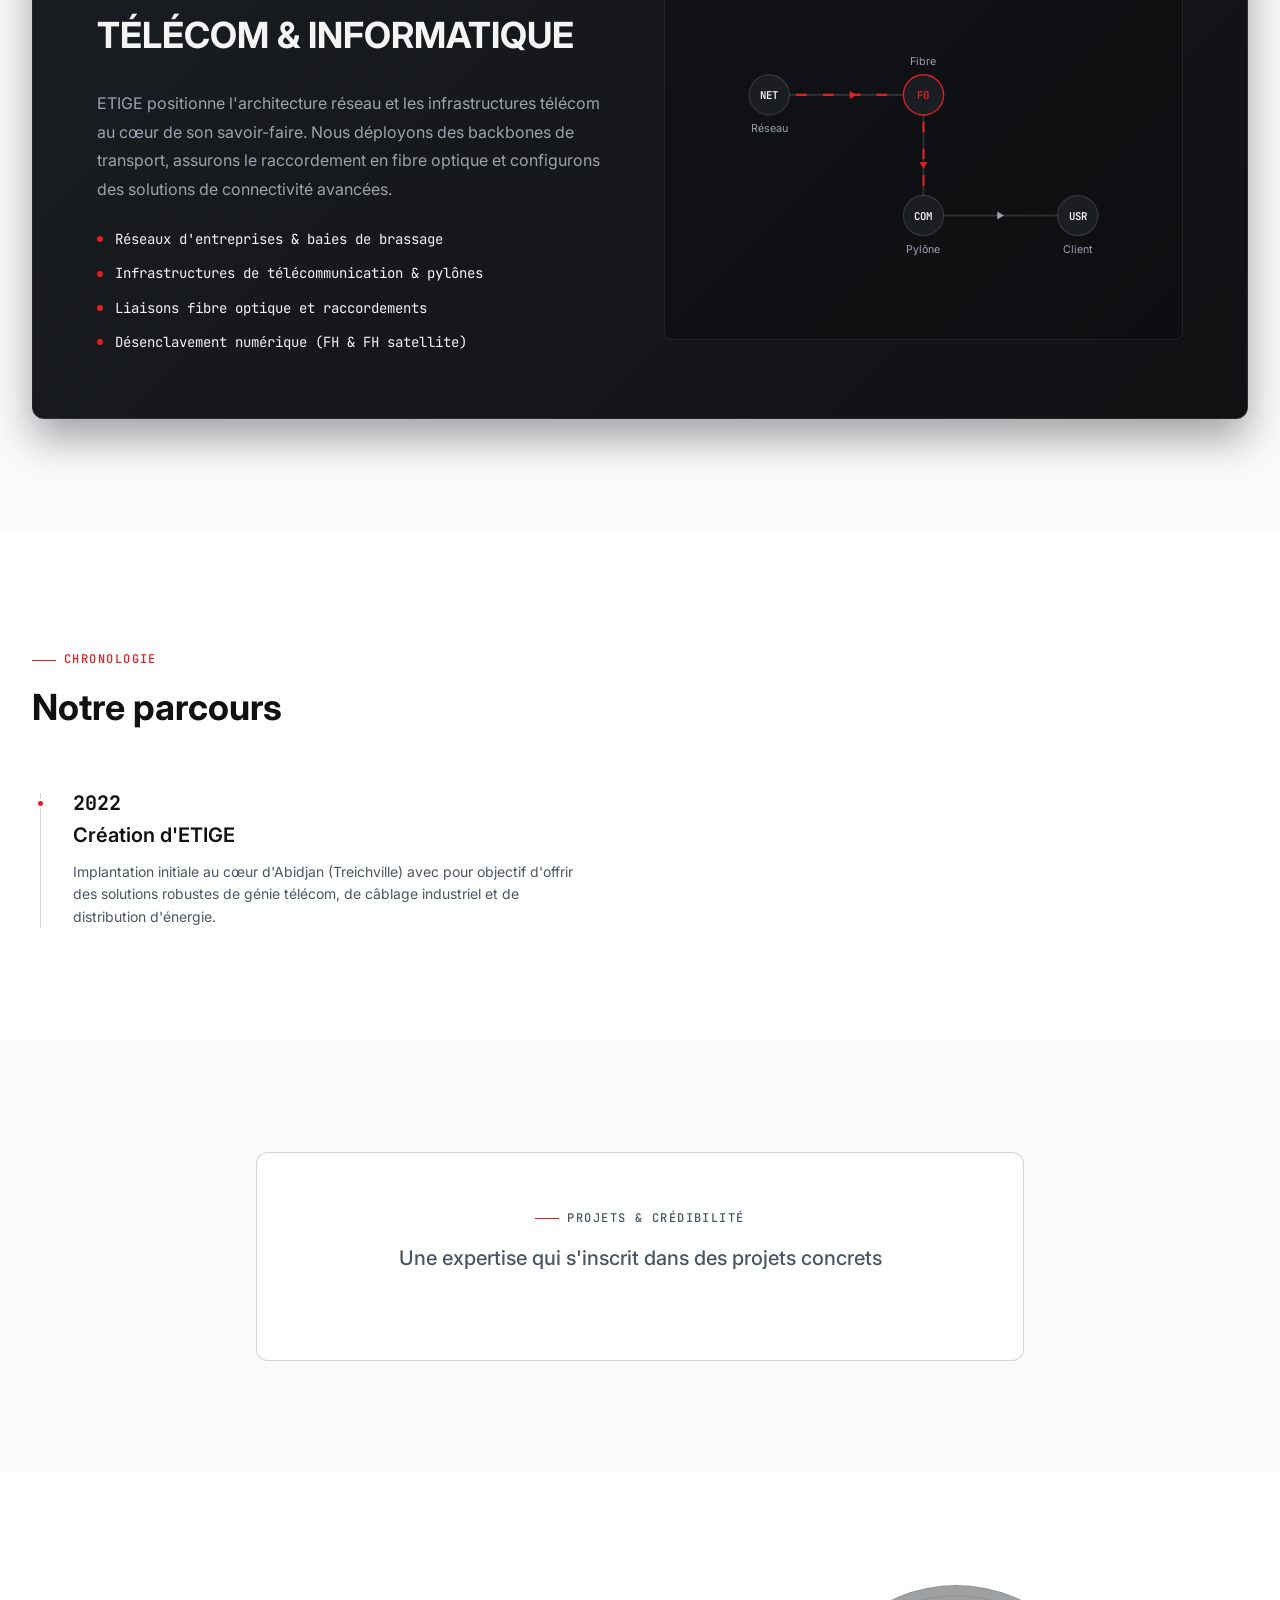
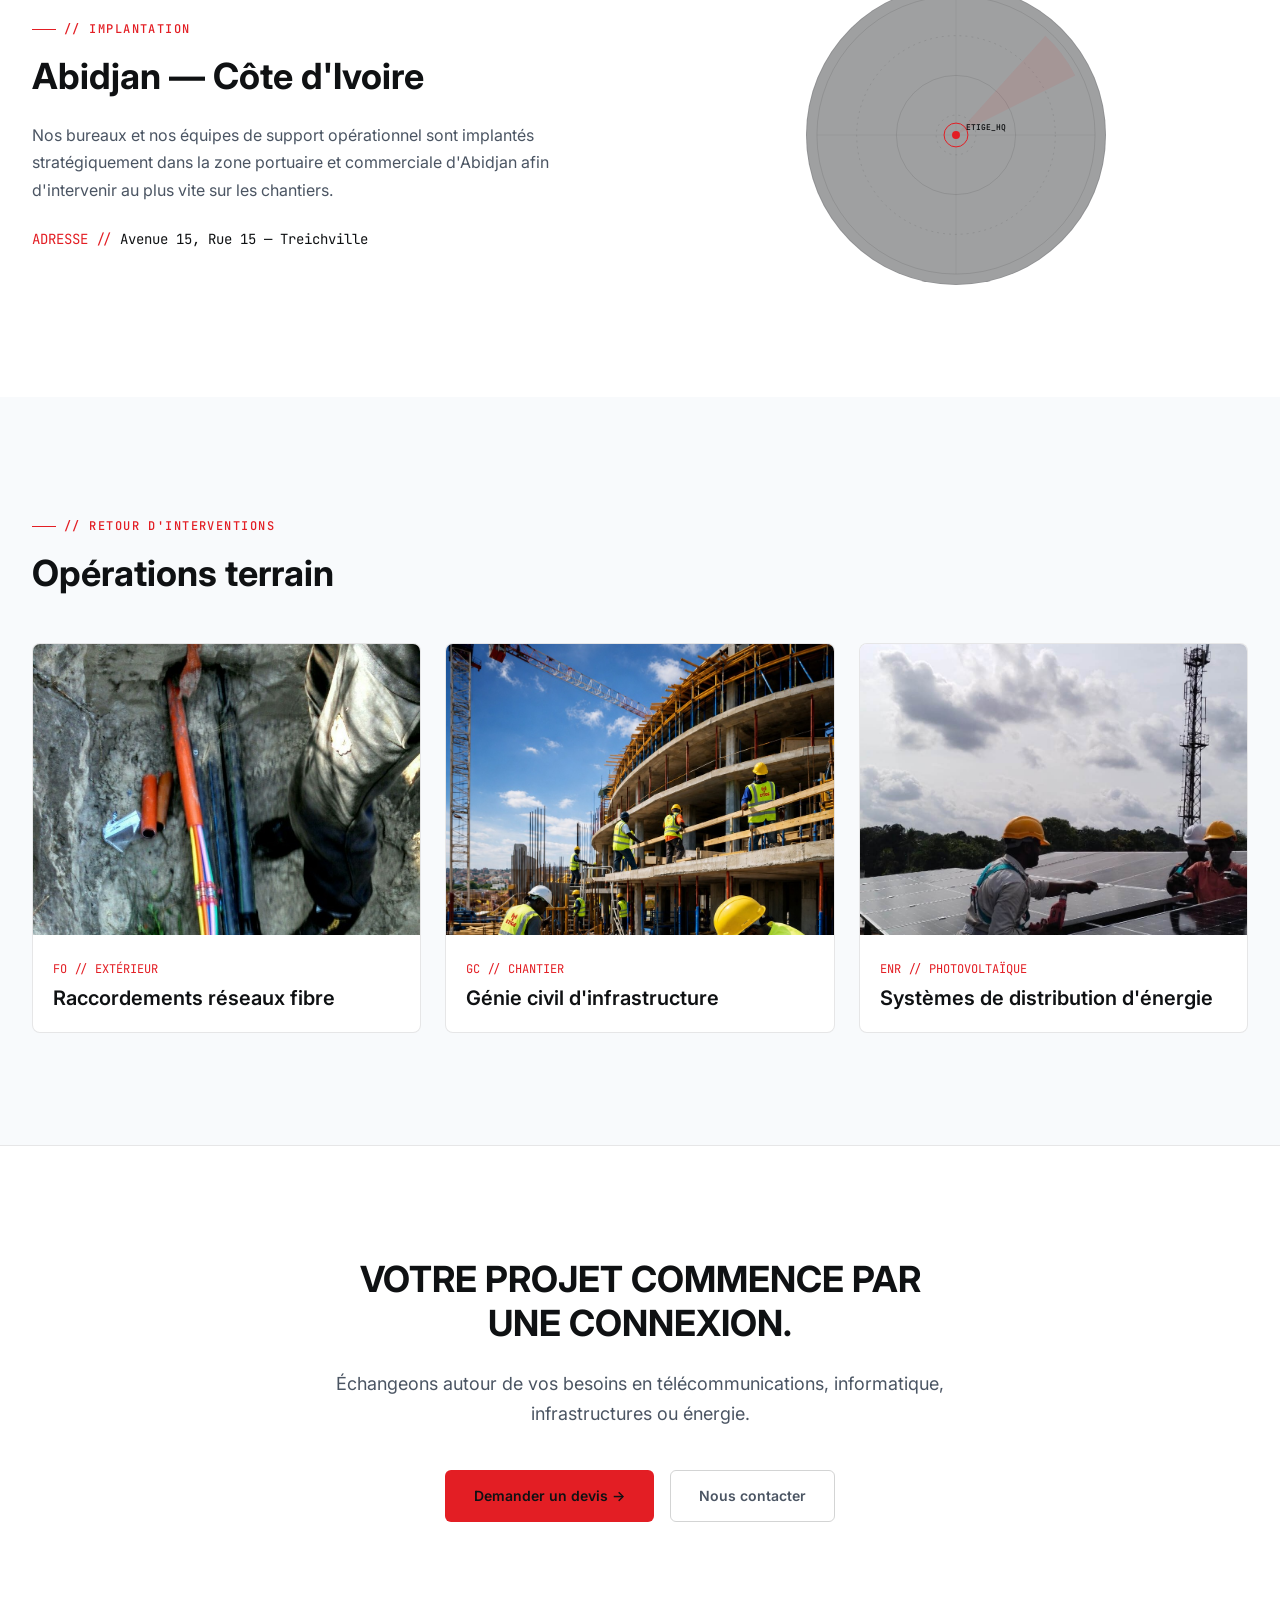
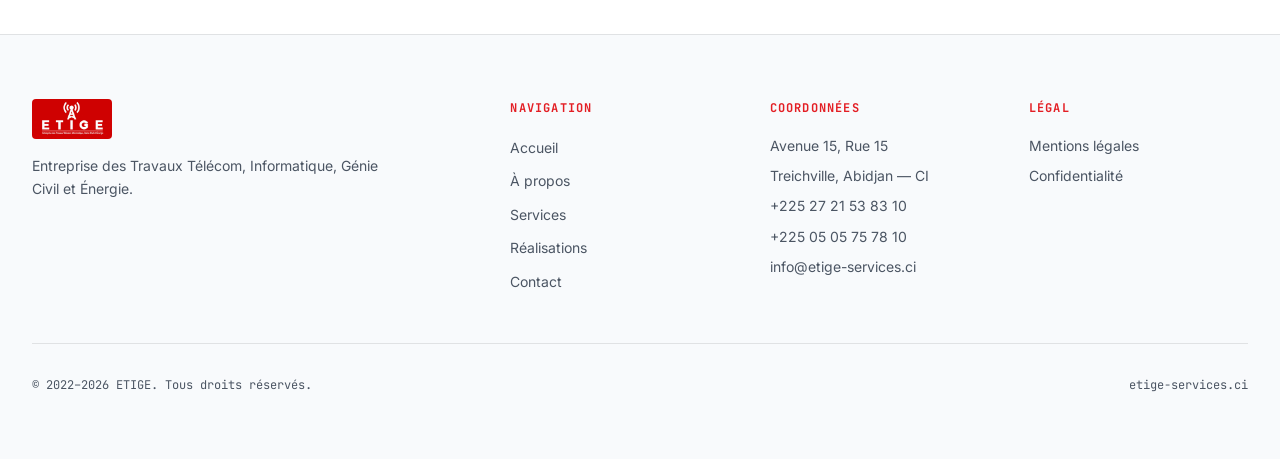
<file: about.html>
<!DOCTYPE html>
<html lang="fr">
<head>
  <meta charset="UTF-8">
  <meta name="viewport" content="width=device-width, initial-scale=1.0">
  <meta name="description" content="Découvrez ETIGE — Entreprise des Travaux Télécom, Informatique, Génie Civil et Énergie. Créée en 2022 à Abidjan.">
  <title>À propos — ETIGE | Infrastructures Télécom &amp; Énergie</title>

  <link rel="icon" type="image/png" href="assets/favicon.png">
  <link rel="preconnect" href="https://fonts.googleapis.com">
  <link rel="preconnect" href="https://fonts.gstatic.com" crossorigin>
  <link href="https://fonts.googleapis.com/css2?family=Inter:wght@400;500;600;700&family=JetBrains+Mono:wght@400;500;600&display=swap" rel="stylesheet">
  <link rel="stylesheet" href="css/main.css">
  
  <!-- Anti-flicker script : applique le thème avant le rendu de la page -->
  <script>
    (function(){
      try {
        var stored = localStorage.getItem("etige-theme");
        if (stored === "light" || stored === "dark") {
          document.documentElement.setAttribute("data-theme", stored);
        } else if (window.matchMedia("(prefers-color-scheme: light)").matches) {
          document.documentElement.setAttribute("data-theme", "light");
        }
      } catch (e) {}
    })();
  </script>

  <style>
    /* Styles spécifiques pour la page À Propos */
    .about-hero-grid {
      display: grid;
      gap: 3rem;
      align-items: center;
    }
    @media (min-width: 1024px) {
      .about-hero-grid {
        grid-template-columns: 1.2fr 0.8fr;
      }
    }

    .about-hero-grid > * {
      min-width: 0;
      max-width: 100%;
    }

    .about-hero__title {
      text-transform: uppercase;
      letter-spacing: -0.02em;
      overflow-wrap: break-word;
      word-wrap: break-word;
      hyphens: auto;
      font-size: clamp(1.625rem, 7vw, var(--text-6xl));
    }

    .about-hero__title-line {
      display: block;
    }

    .about-hero__visual {
      display: flex;
      justify-content: center;
      width: 100%;
      margin-top: 1.5rem;
    }

    .about-hero__diagram {
      width: 100%;
      max-width: min(360px, 100%);
      height: auto;
      aspect-ratio: 1;
      display: block;
      border: 1px solid var(--color-border-md);
      border-radius: var(--radius-lg);
      background: var(--color-bg-raised);
      box-shadow: 0 4px 24px rgba(0, 0, 0, 0.12);
    }

    :root[data-theme="light"] .about-hero__diagram {
      background: var(--color-bg-overlay);
      box-shadow: 0 4px 20px rgba(15, 17, 19, 0.08);
    }

    /* Hero : affichage immédiat sur mobile (pas d'attente du scroll reveal) */
    .page-hero .reveal {
      opacity: 1;
      transform: none;
    }

    @media (min-width: 1024px) {
      .about-hero__visual {
        margin-top: 0;
      }

      .page-hero .reveal {
        opacity: 0;
        transform: translateY(1.5rem);
      }

      .page-hero .reveal.visible {
        opacity: 1;
        transform: none;
      }
    }

    .about-hero__lead {
      overflow-wrap: break-word;
      word-wrap: break-word;
    }

    @media (min-width: 640px) {
      .about-hero__lead {
        font-size: var(--text-lg);
      }
    }

    @media (max-width: 480px) {
      .about-hero__title {
        font-size: clamp(1.375rem, 6.5vw, 1.875rem);
      }
    }

    /* Animation de pulsation */
    @keyframes tech-pulse {
      0%, 100% { transform: scale(1); opacity: 0.25; }
      50% { transform: scale(1.8); opacity: 0.8; }
    }
    .pulse-glow {
      animation: tech-pulse 3s infinite ease-in-out;
      transform-origin: center;
    }

    /* Animation de flux de signal */
    @keyframes signal-flow {
      to { stroke-dashoffset: -40; }
    }
    .signal-line {
      stroke-dasharray: 8 12;
      animation: signal-flow 2s linear infinite;
    }

    /* Style du radar d'implantation */
    @keyframes radar-sweep {
      from { transform: rotate(0deg); }
      to { transform: rotate(360deg); }
    }
    .radar-beam {
      transform-origin: 150px 150px;
      animation: radar-sweep 6s linear infinite;
    }

    /* Star topology schema */
    .schema-container {
      position: relative;
      width: 100%;
      max-width: 600px;
      margin: 0 auto;
      aspect-ratio: 1;
    }

    .schema-node {
      position: absolute;
      width: 80px;
      height: 80px;
      transform: translate(-50%, -50%);
      display: flex;
      flex-direction: column;
      align-items: center;
      justify-content: center;
      border-radius: 50%;
      background: var(--color-bg-raised);
      border: 1px solid var(--color-border-md);
      transition: all var(--transition-base);
      cursor: pointer;
      z-index: 2;
    }

    .schema-node:hover {
      border-color: var(--color-accent);
      box-shadow: 0 0 15px var(--glow-accent-sm);
      transform: translate(-50%, -50%) scale(1.08);
    }

    .schema-node__code {
      font-family: var(--font-mono);
      font-size: var(--text-xs);
      font-weight: 600;
      color: var(--color-accent);
    }

    .schema-node__label {
      font-size: 10px;
      color: var(--color-text-muted);
      text-align: center;
      margin-top: 2px;
      line-height: 1.1;
      padding: 0 4px;
    }

    .schema-node--center {
      width: 110px;
      height: 110px;
      border-color: var(--color-accent);
      box-shadow: 0 0 20px var(--glow-accent);
      cursor: default;
    }
    .schema-node--center:hover {
      transform: translate(-50%, -50%) scale(1);
    }

    .schema-svg {
      position: absolute;
      top: 0;
      left: 0;
      width: 100%;
      height: 100%;
      z-index: 1;
    }

    /* Positionnement des nœuds */
    .node-center { top: 50%; left: 50%; }
    .node-net { top: 15%; left: 50%; }
    .node-com { top: 28%; left: 82%; }
    .node-cam { top: 62%; left: 82%; }
    .node-fo { top: 85%; left: 50%; }
    .node-zon { top: 62%; left: 18%; }
    .node-gc { top: 28%; left: 18%; }
    .node-enr { top: 50%; left: 50%; display: none; } /* On le place intelligemment */

    /* Grid layout fallback pour mobile */
    .schema-fallback {
      display: none;
      grid-template-columns: repeat(auto-fill, minmax(130px, 1fr));
      gap: 1rem;
      margin-top: 2rem;
      width: 100%;
    }

    @media (max-width: 640px) {
      .schema-container { display: none; }
      .schema-fallback { display: grid; }
    }
  </style>
</head>
<body>

  <main id="main-content">

    <!-- ── PAGE HERO ─────────────────────────── -->
    <section class="page-hero bg-hero bg-grid" aria-labelledby="about-title">
      <div class="container">
        <div class="about-hero-grid">
          
          <div class="reveal">
            <p class="label" aria-hidden="true" style="font-family: var(--font-mono); color: var(--color-accent);"> PROFIL ENTREPRISE</p>
            <h1 id="about-title" class="heading-1 about-hero__title" style="margin-top: 1rem; margin-bottom: 1.5rem;">
              <span class="about-hero__title-line">Nous construisons</span>
              <span class="about-hero__title-line">les infrastructures</span>
              <span class="about-hero__title-line">qui connectent.</span>
            </h1>
            <p class="about-hero__lead" style="font-size: var(--text-base); color: var(--color-text-muted); line-height: 1.7;">
              ETIGE accompagne les projets liés aux télécommunications, aux réseaux informatiques, aux infrastructures et à l'énergie en Côte d'Ivoire.
            </p>
          </div>

          <!-- Schéma technique interactif / Blueprint Hero -->
          <div class="about-hero__visual" aria-hidden="true">
            <svg class="about-hero__diagram" viewBox="0 0 320 320" fill="none" xmlns="http://www.w3.org/2000/svg">
              <!-- Faint grid background -->
              <defs>
                <pattern id="hero-grid" width="20" height="20" patternUnits="userSpaceOnUse">
                  <path d="M 20 0 L 0 0 0 20" fill="none" stroke="var(--color-border)" stroke-width="0.5"/>
                </pattern>
              </defs>
              <rect width="100%" height="100%" fill="url(#hero-grid)" />

              <!-- Technical coordinates -->
              <text x="15" y="25" fill="var(--color-text-muted)" font-family="var(--font-mono)" font-size="8" opacity="0.6">SYS_LOC // 5.3164 N / 4.0189 W</text>
              <text x="15" y="305" fill="var(--color-text-muted)" font-family="var(--font-mono)" font-size="8" opacity="0.6">EST_2022 // ABIDJAN_CI</text>

              <!-- Central Node (ETIGE) -->
              <circle cx="160" cy="160" r="6" fill="var(--color-accent)"/>
              <circle cx="160" cy="160" r="16" stroke="var(--color-accent)" stroke-width="1.5" stroke-dasharray="2 4"/>
              
              <!-- Core Nodes -->
              <!-- Telecom Node (Top) -->
              <line x1="160" y1="160" x2="160" y2="70" stroke="var(--color-border-md)" stroke-width="1"/>
              <line x1="160" y1="160" x2="160" y2="70" stroke="var(--color-accent)" stroke-width="1" class="signal-line" />
              <circle cx="160" cy="70" r="4" fill="var(--color-text)"/>
              <circle cx="160" cy="70" r="9" stroke="var(--color-accent)" stroke-width="1" class="pulse-glow"/>
              <text x="170" y="73" fill="var(--color-text)" font-family="var(--font-mono)" font-size="8" font-weight="600">CORE_TELECOM</text>

              <!-- Network Node (Right-Down) -->
              <line x1="160" y1="160" x2="250" y2="210" stroke="var(--color-border-md)" stroke-width="1"/>
              <circle cx="250" cy="210" r="4" fill="var(--color-text)"/>
              <text x="200" y="225" fill="var(--color-text-muted)" font-family="var(--font-mono)" font-size="8">IT_NET_SYS</text>

              <!-- Energy Node (Left-Down) -->
              <line x1="160" y1="160" x2="70" y2="210" stroke="var(--color-border-md)" stroke-width="1"/>
              <circle cx="70" cy="210" r="4" fill="var(--color-text)"/>
              <text x="45" y="225" fill="var(--color-text-muted)" font-family="var(--font-mono)" font-size="8">ENR_SOLAR</text>

              <!-- Perimeter boundary -->
              <rect x="30" y="40" width="260" height="240" fill="none" stroke="var(--color-border)" stroke-width="1" stroke-dasharray="10 30"/>
              <circle cx="30" cy="40" r="2" fill="var(--color-accent)"/>
              <circle cx="290" cy="40" r="2" fill="var(--color-border-md)"/>
              <circle cx="30" cy="280" r="2" fill="var(--color-border-md)"/>
              <circle cx="290" cy="280" r="2" fill="var(--color-accent)"/>
            </svg>
          </div>

        </div>
      </div>
    </section>

    <!-- ── SECTION QUI SOMMES-NOUS ? ──────────── -->
    <section class="section bg-raised" aria-label="Présentation générale">
      <div class="container">
        
        <style>
          .identity-grid {
            display: grid;
            gap: 4rem;
            align-items: center;
          }
          @media (min-width: 1024px) {
            .identity-grid {
              grid-template-columns: 1fr 1fr;
            }
          }
        </style>

        <div class="identity-grid">
          
          <div class="reveal">
            <p class="label" aria-hidden="true" style="font-family: var(--font-mono); color: var(--color-accent);">01 — IDENTITÉ</p>
            <h2 class="heading-2" style="margin-top: 1rem; margin-bottom: 2rem;">Une entreprise tournée vers les infrastructures de demain.</h2>
            <div style="font-size: var(--text-base); color: var(--color-text-muted); line-height: 1.85; display: grid; gap: 1.5rem;">
              <p>
                <strong>ETIGE</strong> — Entreprise des Travaux Télécom, Informatique, Génie Civil et Énergie — est une structure créée en <strong>2022</strong> et implantée à Treichville, Abidjan (Côte d'Ivoire).
              </p>
              <p>
                Nous intervenons dans des pôles d'activités techniques hautement complémentaires afin de répondre aux exigences de déploiement et de maintenance de nos partenaires. De la conception de pylônes au raccordement fibre, en passant par le génie civil d'infrastructure et l'alimentation solaire, nous apportons une réponse globale et rigoureuse.
              </p>
              <p style="border-left: 2px solid var(--color-accent); padding-left: 1.25rem; color: var(--color-text);">
                Notre priorité stratégique et opérationnelle repose sur le développement des expertises <strong>Télécom &amp; Informatique</strong>, piliers indispensables à la transformation numérique des entreprises et des territoires.
              </p>
            </div>
          </div>

          <!-- Composition Visuelle Technique (Blueprint/Schéma structure) -->
          <div class="reveal reveal--delay-1" style="display: flex; justify-content: center; width: 100%;">
            <div style="width: 100%; max-width: 450px; border: 1px solid var(--color-border-md); border-radius: var(--radius-xl); background: rgba(10, 12, 14, 0.6); overflow: hidden; aspect-ratio: 16/9; display: flex; align-items: center; justify-content: center;">
              <img src="assets/images/about-pylone-blueprint.png" alt="Schéma technique détaillé du pylône de télécommunication" class="img-cover" loading="lazy">
            </div>
          </div>

        </div>
      </div>
    </section>

    <!-- ── BLOC ADN ───────────────────────────── -->
    <section class="section bg-base" aria-label="Notre ADN">
      <div class="container">
        
        <div style="margin-bottom: 4rem; text-align: center;" class="reveal">
          <p class="label" aria-hidden="true" style="font-family: var(--font-mono); color: var(--color-accent);"> FONDATIONS</p>
          <h2 class="heading-2" style="margin-top: 1rem;">Notre ADN</h2>
        </div>

        <style>
          .adn-grid {
            display: grid;
            gap: 1.5rem;
          }
          @media (min-width: 640px) {
            .adn-grid {
              grid-template-columns: 1fr 1fr;
            }
          }
          @media (min-width: 1024px) {
            .adn-grid {
              grid-template-columns: repeat(4, 1fr);
            }
          }
          .adn-card {
            padding: 2.5rem 2rem;
            display: flex;
            flex-direction: column;
            gap: 1rem;
            background: var(--color-bg-raised);
            border: 1px solid var(--color-border);
            border-radius: var(--radius-xl);
            transition: all var(--transition-base);
          }
          .adn-card:hover {
            border-color: var(--color-accent);
            transform: translateY(-4px);
          }
          .adn-card__num {
            font-family: var(--font-mono);
            font-size: var(--text-base);
            font-weight: 600;
            color: var(--color-accent);
          }
        </style>

        <div class="adn-grid">
          
          <div class="adn-card reveal">
            <span class="adn-card__num">01</span>
            <h3 class="heading-4" style="margin-top: 0.5rem; margin-bottom: 0.5rem;">Précision</h3>
            <p style="font-size: var(--text-sm); color: var(--color-text-muted); line-height: 1.6; margin: 0;">
              Chaque infrastructure repose sur la rigueur et la précision technique.
            </p>
          </div>

          <div class="adn-card reveal reveal--delay-1">
            <span class="adn-card__num">02</span>
            <h3 class="heading-4" style="margin-top: 0.5rem; margin-bottom: 0.5rem;">Connectivité</h3>
            <p style="font-size: var(--text-sm); color: var(--color-text-muted); line-height: 1.6; margin: 0;">
              Relier les technologies, les entreprises et les territoires.
            </p>
          </div>

          <div class="adn-card reveal reveal--delay-2">
            <span class="adn-card__num">03</span>
            <h3 class="heading-4" style="margin-top: 0.5rem; margin-bottom: 0.5rem;">Fiabilité</h3>
            <p style="font-size: var(--text-sm); color: var(--color-text-muted); line-height: 1.6; margin: 0;">
              Construire des solutions pensées pour répondre aux besoins réels des projets.
            </p>
          </div>

          <div class="adn-card reveal reveal--delay-3">
            <span class="adn-card__num">04</span>
            <h3 class="heading-4" style="margin-top: 0.5rem; margin-bottom: 0.5rem;">Exécution</h3>
            <p style="font-size: var(--text-sm); color: var(--color-text-muted); line-height: 1.6; margin: 0;">
              Transformer les besoins techniques en infrastructures concrètes.
            </p>
          </div>

        </div>

      </div>
    </section>

    <!-- ── SECTION NOS DOMAINES ───────────────── -->
    <section class="section bg-raised" aria-label="Domaines d'intervention">
      <div class="container">
        
        <div style="margin-bottom: 4rem; text-align: center;" class="reveal">
          <p class="label" aria-hidden="true" style="font-family: var(--font-mono); color: var(--color-accent);">// SYSTÈMES &amp; COMPÉTENCES</p>
          <h2 class="heading-2" style="margin-top: 1rem;">Une expertise multidisciplinaire</h2>
          <p style="font-size: var(--text-base); color: var(--color-text-muted); max-width: 32rem; margin: 1rem auto 0; line-height: 1.6;">
            Interconnexion de nos pôles techniques au service de vos infrastructures.
          </p>
        </div>

        <!-- Schéma d'infrastructure interactif / Topologie réseau -->
        <div class="reveal" style="display: flex; justify-content: center; width: 100%;">
          
          <div class="schema-container">
            <svg class="schema-svg" viewBox="0 0 500 500" fill="none" xmlns="http://www.w3.org/2000/svg">
              <!-- Network lines linking outer nodes to center -->
              <!-- NET -->
              <line x1="250" y1="250" x2="250" y2="75" stroke="var(--color-border-md)" stroke-width="1.5"/>
              <line x1="250" y1="250" x2="250" y2="75" stroke="var(--color-accent)" stroke-width="1.5" class="signal-line"/>
              <!-- COM -->
              <line x1="250" y1="250" x2="410" y2="140" stroke="var(--color-border-md)" stroke-width="1.5"/>
              <!-- CAM -->
              <line x1="250" y1="250" x2="410" y2="310" stroke="var(--color-border-md)" stroke-width="1.5"/>
              <!-- FO -->
              <line x1="250" y1="250" x2="250" y2="425" stroke="var(--color-border-md)" stroke-width="1.5"/>
              <line x1="250" y1="250" x2="250" y2="425" stroke="var(--color-accent)" stroke-width="1.5" class="signal-line"/>
              <!-- ZON -->
              <line x1="250" y1="250" x2="90" y2="310" stroke="var(--color-border-md)" stroke-width="1.5"/>
              <!-- GC -->
              <line x1="250" y1="250" x2="90" y2="140" stroke="var(--color-border-md)" stroke-width="1.5"/>
              
              <!-- Perimeter dashed connection -->
              <path d="M 250 75 Q 350 90 410 140 Q 450 220 410 310 Q 350 390 250 425 Q 150 390 90 310 Q 50 220 90 140 Q 150 90 250 75" fill="none" stroke="var(--color-border)" stroke-width="1" stroke-dasharray="4 6"/>
            </svg>

            <!-- Nœud Central -->
            <div class="schema-node schema-node--center node-center">
              <img src="assets/images/logo.png" alt="Logo ETIGE" style="width: 40px; height: auto; margin-bottom: 4px;">
              <span class="schema-node__code" style="font-size: var(--text-sm);">ETIGE</span>
              <span class="schema-node__label" style="font-size: 8px;">INTEGRATED NOC</span>
            </div>

            <!-- NET -->
            <a href="services.html#NET" class="schema-node node-net" aria-label="Pôle NET — Réseaux informatiques">
              <span class="schema-node__code">NET</span>
              <span class="schema-node__label">Réseaux</span>
            </a>

            <!-- COM -->
            <a href="services.html#COM" class="schema-node node-com" aria-label="Pôle COM — Création de pylônes télécom">
              <span class="schema-node__code">COM</span>
              <span class="schema-node__label">Pylônes</span>
            </a>

            <!-- CAM -->
            <a href="services.html#CAM" class="schema-node node-cam" aria-label="Pôle CAM — Caméras de sécurité">
              <span class="schema-node__code">CAM</span>
              <span class="schema-node__label">CCTV / IP</span>
            </a>

            <!-- FO -->
            <a href="services.html#FO" class="schema-node node-fo" aria-label="Pôle FO — Déploiement de fibre optique">
              <span class="schema-node__code">FO</span>
              <span class="schema-node__label">Fibre</span>
            </a>

            <!-- ZON -->
            <a href="services.html#ZON" class="schema-node node-zon" aria-label="Pôle ZON — Désenclavement numérique">
              <span class="schema-node__code">ZON</span>
              <span class="schema-node__label">Désenclav.</span>
            </a>

            <!-- GC -->
            <a href="services.html#GC" class="schema-node node-gc" aria-label="Pôle GC — Génie civil">
              <span class="schema-node__code">GC</span>
              <span class="schema-node__label">Génie Civil</span>
            </a>
          </div>

          <!-- Version mobile (liste compacte de cartes) -->
          <div class="schema-fallback">
            <a href="services.html#NET" class="card" style="padding: 1.25rem 1rem; text-align: center; text-decoration: none;">
              <span class="schema-node__code">NET</span>
              <div style="font-size: var(--text-xs); color: var(--color-text-muted); margin-top: 0.25rem;">Réseaux informatiques</div>
            </a>
            <a href="services.html#COM" class="card" style="padding: 1.25rem 1rem; text-align: center; text-decoration: none;">
              <span class="schema-node__code">COM</span>
              <div style="font-size: var(--text-xs); color: var(--color-text-muted); margin-top: 0.25rem;">Pylônes télécom</div>
            </a>
            <a href="services.html#CAM" class="card" style="padding: 1.25rem 1rem; text-align: center; text-decoration: none;">
              <span class="schema-node__code">CAM</span>
              <div style="font-size: var(--text-xs); color: var(--color-text-muted); margin-top: 0.25rem;">Vidéosurveillance IP</div>
            </a>
            <a href="services.html#FO" class="card" style="padding: 1.25rem 1rem; text-align: center; text-decoration: none;">
              <span class="schema-node__code">FO</span>
              <div style="font-size: var(--text-xs); color: var(--color-text-muted); margin-top: 0.25rem;">Fibre optique</div>
            </a>
            <a href="services.html#ZON" class="card" style="padding: 1.25rem 1rem; text-align: center; text-decoration: none;">
              <span class="schema-node__code">ZON</span>
              <div style="font-size: var(--text-xs); color: var(--color-text-muted); margin-top: 0.25rem;">Désenclavement</div>
            </a>
            <a href="services.html#GC" class="card" style="padding: 1.25rem 1rem; text-align: center; text-decoration: none;">
              <span class="schema-node__code">GC</span>
              <div style="font-size: var(--text-xs); color: var(--color-text-muted); margin-top: 0.25rem;">Génie civil</div>
            </a>
            <a href="services.html#ENR" class="card" style="padding: 1.25rem 1rem; text-align: center; text-decoration: none; grid-column: 1 / -1;">
              <span class="schema-node__code" style="color: var(--color-text-muted);">ENR</span>
              <div style="font-size: var(--text-xs); color: var(--color-text-muted); margin-top: 0.25rem;">Énergie &amp; Solaire MPPT</div>
            </a>
          </div>

        </div>

      </div>
    </section>

    <!-- ── SECTION TÉLÉCOM & INFORMATIQUE ──────── -->
    <section class="section bg-base" aria-label="Cœur de métier">
      <div class="container">
        
        <style>
          .telecom-expert-block {
            background: linear-gradient(135deg, #1a1d21 0%, #0f1113 100%);
            border: 1px solid rgba(255, 255, 255, 0.08);
            border-radius: var(--radius-xl);
            padding: 2rem 1.5rem;
            display: grid;
            gap: 2.5rem;
            align-items: center;
            box-shadow: 0 20px 40px rgba(0, 0, 0, 0.35);

            /* Assure la visibilité du texte en forçant les tokens sombres dans ce bloc à fond sombre */
            color: #f4f4f5 !important;
            --color-text: #f4f4f5;
            --color-text-muted: #9ca3af;
            --color-border: rgba(255, 255, 255, 0.08);
            --color-border-md: rgba(255, 255, 255, 0.12);
            --color-bg-raised: #1a1d21;
          }
          .telecom-expert-block h2 {
            color: #f4f4f5 !important;
          }
          @media (min-width: 1024px) {
            .telecom-expert-block {
              grid-template-columns: 1fr 1fr;
              padding: 4rem;
              gap: 3rem;
            }
          }
        </style>

        <div class="telecom-expert-block reveal">
          
          <div>
            <p class="label" aria-hidden="true" style="font-family: var(--font-mono); color: var(--color-accent);">CORE EXPERTISE</p>
            <h2 class="heading-2" style="margin-top: 1rem; margin-bottom: 2rem; text-transform: uppercase;">Télécom &amp; Informatique</h2>
            <p style="font-size: var(--text-base); color: var(--color-text-muted); line-height: 1.8; margin-bottom: 1.5rem;">
              ETIGE positionne l'architecture réseau et les infrastructures télécom au cœur de son savoir-faire. Nous déployons des backbones de transport, assurons le raccordement en fibre optique et configurons des solutions de connectivité avancées.
            </p>
            
            <ul style="list-style: none; padding: 0; display: grid; gap: 0.75rem; font-family: var(--font-mono); font-size: var(--text-sm); color: var(--color-text);">
              <li style="display: flex; align-items: center; gap: 0.75rem;">
                <span style="display: inline-block; width: 6px; height: 6px; background: var(--color-accent); border-radius: 50%;"></span>
                Réseaux d'entreprises &amp; baies de brassage
              </li>
              <li style="display: flex; align-items: center; gap: 0.75rem;">
                <span style="display: inline-block; width: 6px; height: 6px; background: var(--color-accent); border-radius: 50%;"></span>
                Infrastructures de télécommunication &amp; pylônes
              </li>
              <li style="display: flex; align-items: center; gap: 0.75rem;">
                <span style="display: inline-block; width: 6px; height: 6px; background: var(--color-accent); border-radius: 50%;"></span>
                Liaisons fibre optique et raccordements
              </li>
              <li style="display: flex; align-items: center; gap: 0.75rem;">
                <span style="display: inline-block; width: 6px; height: 6px; background: var(--color-accent); border-radius: 50%;"></span>
                Désenclavement numérique (FH &amp; FH satellite)
              </li>
            </ul>
          </div>

          <!-- Flow Diagram (réseau -> fibre -> pylône -> infrastructure -> utilisateur) -->
          <div style="display: flex; justify-content: center; align-items: center;">
            <svg viewBox="0 0 350 240" fill="none" xmlns="http://www.w3.org/2000/svg" style="width: 100%; height: auto; aspect-ratio: 350/240; border: 1px solid var(--color-border); border-radius: var(--radius-lg); background: rgba(10, 12, 14, 0.4); padding: 1rem; overflow: visible;">
              
              <!-- Flow Lines -->
              <!-- Line 1: Reseau -> Fibre -->
              <path d="M 60 70 L 175 70" stroke="var(--color-border-md)" stroke-width="1.5"/>
              <path d="M 60 70 L 175 70" stroke="var(--color-accent)" stroke-width="1.5" class="signal-line"/>
              
              <!-- Line 2: Fibre -> Pylone -->
              <path d="M 175 70 L 175 160" stroke="var(--color-border-md)" stroke-width="1.5"/>
              <path d="M 175 70 L 175 160" stroke="var(--color-accent)" stroke-width="1.5" class="signal-line"/>

              <!-- Line 3: Pylone -> User -->
              <path d="M 175 160 L 290 160" stroke="var(--color-border-md)" stroke-width="1.5"/>
              
              <!-- Node 1: Réseau -->
              <circle cx="60" cy="70" r="15" fill="var(--color-bg-raised)" stroke="var(--color-border-md)"/>
              <text x="60" y="73" fill="var(--color-text)" font-family="var(--font-mono)" font-size="8" text-anchor="middle" font-weight="600">NET</text>
              <text x="60" y="98" fill="var(--color-text-muted)" font-family="var(--font-sans)" font-size="8" text-anchor="middle">Réseau</text>

              <!-- Node 2: Fibre -->
              <circle cx="175" cy="70" r="15" fill="var(--color-bg-raised)" stroke="var(--color-accent)"/>
              <text x="175" y="73" fill="var(--color-accent)" font-family="var(--font-mono)" font-size="8" text-anchor="middle" font-weight="600">FO</text>
              <text x="175" y="48" fill="var(--color-text-muted)" font-family="var(--font-sans)" font-size="8" text-anchor="middle">Fibre</text>

              <!-- Node 3: Pylone -->
              <circle cx="175" cy="160" r="15" fill="var(--color-bg-raised)" stroke="var(--color-border-md)"/>
              <text x="175" y="163" fill="var(--color-text)" font-family="var(--font-mono)" font-size="8" text-anchor="middle" font-weight="600">COM</text>
              <text x="175" y="188" fill="var(--color-text-muted)" font-family="var(--font-sans)" font-size="8" text-anchor="middle">Pylône</text>

              <!-- Node 4: Utilisateur -->
              <circle cx="290" cy="160" r="15" fill="var(--color-bg-raised)" stroke="var(--color-border-md)"/>
              <text x="290" y="163" fill="var(--color-text)" font-family="var(--font-mono)" font-size="8" text-anchor="middle" font-weight="600">USR</text>
              <text x="290" y="188" fill="var(--color-text-muted)" font-family="var(--font-sans)" font-size="8" text-anchor="middle">Client</text>

              <!-- Flow direction markers -->
              <polygon points="120,67 125,70 120,73" fill="var(--color-accent)"/>
              <polygon points="172,120 175,125 178,120" fill="var(--color-accent)"/>
              <polygon points="230,157 235,160 230,163" fill="var(--color-text-muted)"/>
            </svg>
          </div>

        </div>

      </div>
    </section>

    <!-- ── SECTION HISTORIQUE / TIMELINE ──────── -->
    <section class="section bg-raised" aria-label="Historique de l'entreprise">
      <div class="container">
        
        <div style="margin-bottom: 4rem;" class="reveal">
          <p class="label" aria-hidden="true" style="font-family: var(--font-mono); color: var(--color-accent);"> CHRONOLOGIE</p>
          <h2 class="heading-2" style="margin-top: 1rem;">Notre parcours</h2>
        </div>

        <style>
          .timeline-wrapper {
            position: relative;
            padding-left: 2rem;
            border-left: 1px solid var(--color-border-md);
            margin-left: 0.5rem;
          }
          .timeline-marker {
            position: absolute;
            left: -5px;
            top: 6px;
            width: 9px;
            height: 9px;
            border-radius: 50%;
            background: var(--color-accent);
            border: 2px solid var(--color-bg-base);
          }
          .timeline-year {
            font-family: var(--font-mono);
            font-size: var(--text-xl);
            font-weight: 700;
            color: var(--color-text);
            line-height: 1;
            margin-bottom: 0.5rem;
          }
        </style>

        <div class="timeline-wrapper reveal">
          <div class="timeline-marker" aria-hidden="true"></div>
          <div class="timeline-year">2022</div>
          <h3 class="heading-4" style="margin-top: 0; margin-bottom: 0.75rem;">Création d'ETIGE</h3>
          <p style="font-size: var(--text-sm); color: var(--color-text-muted); max-width: 32rem; line-height: 1.6; margin: 0;">
            Implantation initiale au cœur d'Abidjan (Treichville) avec pour objectif d'offrir des solutions robustes de génie télécom, de câblage industriel et de distribution d'énergie.
          </p>
          
          <!-- [ÉVÉNEMENT À AJOUTER] -->
        </div>

      </div>
    </section>

    <!-- ── SECTION CRÉDIBILITÉ ────────────────── -->
    <section class="section bg-base" aria-label="Crédibilité &amp; Partenaires">
      <div class="container">
        
        <style>
          .cred-block {
            border: 1px solid var(--color-border-md);
            border-radius: var(--radius-xl);
            background: var(--color-bg-raised);
            padding: 3rem 2rem;
            text-align: center;
            max-width: 48rem;
            margin: 0 auto;
          }
        </style>

        <div class="cred-block reveal">
          <p class="label" aria-hidden="true" style="font-family: var(--font-mono); color: var(--color-text-muted); font-size: var(--text-xs);">
            PROJETS &amp; CRÉDIBILITÉ
          </p>
          <h2 class="heading-4" style="margin-top: 1rem; margin-bottom: 2.5rem; color: var(--color-text-muted); font-weight: 500;">
            Une expertise qui s'inscrit dans des projets concrets
          </h2>
          
        </div>

      </div>
    </section>

    <!-- ── SECTION IMPLANTATION ───────────────── -->
    <section class="section bg-raised" aria-label="Notre localisation">
      <div class="container">
        
        <style>
          .location-grid {
            display: grid;
            gap: 3rem;
            align-items: center;
          }
          @media (min-width: 1024px) {
            .location-grid {
              grid-template-columns: 1fr 1fr;
            }
          }
        </style>

        <div class="location-grid">
          
          <div class="reveal">
            <p class="label" aria-hidden="true" style="font-family: var(--font-mono); color: var(--color-accent);">// IMPLANTATION</p>
            <h2 class="heading-2" style="margin-top: 1rem; margin-bottom: 1.5rem;">Abidjan — Côte d'Ivoire</h2>
            <p style="font-size: var(--text-base); color: var(--color-text-muted); line-height: 1.7; margin-bottom: 1.5rem;">
              Nos bureaux et nos équipes de support opérationnel sont implantés stratégiquement dans la zone portuaire et commerciale d'Abidjan afin d'intervenir au plus vite sur les chantiers.
            </p>
            
            <div style="font-family: var(--font-mono); font-size: var(--text-sm); line-height: 1.6; color: var(--color-text);">
              <div style="margin-bottom: 0.5rem;">
                <span style="color: var(--color-accent);">ADRESSE //</span> Avenue 15, Rue 15 — Treichville
              </div>
              <div>
                <span style="color: var(--color-accent);"></span> 
              </div>
            </div>
          </div>

          <!-- Radar / Visualisation de localisation -->
          <div class="reveal reveal--delay-1" style="display: flex; justify-content: center;">
            <svg viewBox="0 0 300 300" fill="none" xmlns="http://www.w3.org/2000/svg" style="width: 100%; max-width: 300px; height: auto; aspect-ratio: 1; border: 1px solid var(--color-border); border-radius: 50%; background: rgba(16, 18, 20, 0.4); overflow: visible;">
              <!-- Radar background circles -->
              <circle cx="150" cy="150" r="140" stroke="var(--color-border)" stroke-width="1"/>
              <circle cx="150" cy="150" r="100" stroke="var(--color-border)" stroke-width="1" stroke-dasharray="2 4"/>
              <circle cx="150" cy="150" r="60" stroke="var(--color-border)" stroke-width="1"/>
              <circle cx="150" cy="150" r="20" stroke="var(--color-border)" stroke-width="1" stroke-dasharray="2 4"/>

              <!-- Radar Axis -->
              <line x1="10" y1="150" x2="290" y2="150" stroke="var(--color-border)" stroke-width="0.5"/>
              <line x1="150" y1="10" x2="150" y2="290" stroke="var(--color-border)" stroke-width="0.5"/>

              <!-- Target Point (Treichville) -->
              <circle cx="150" cy="150" r="4" fill="var(--color-accent)"/>
              <circle cx="150" cy="150" r="12" stroke="var(--color-accent)" stroke-width="1" class="pulse-glow"/>
              
              <!-- Radar Scanning Beam -->
              <path d="M150 150 L270 90 A140 140 0 0 0 240 50 Z" fill="rgba(227, 30, 36, 0.08)" class="radar-beam" />
              
              <!-- Text markers -->
              <text x="160" y="145" fill="var(--color-text)" font-family="var(--font-mono)" font-size="8" font-weight="600">ETIGE_HQ</text>
            </svg>
          </div>

        </div>
      </div>
    </section>

    <!-- ── SECTION PHOTO CHANTIER / RÉALISATIONS ── -->
    <section class="section bg-base" aria-label="Aperçu chantiers">
      <div class="container">
        
        <div style="margin-bottom: 3rem;" class="reveal">
          <p class="label" aria-hidden="true" style="font-family: var(--font-mono); color: var(--color-accent);">// RETOUR D'INTERVENTIONS</p>
          <h2 class="heading-2" style="margin-top: 1rem;">Opérations terrain</h2>
        </div>

        <style>
          .operations-grid {
            display: grid;
            gap: 1.5rem;
          }
          @media (min-width: 640px) {
            .operations-grid {
              grid-template-columns: 1fr 1fr;
            }
          }
          @media (min-width: 1024px) {
            .operations-grid {
              grid-template-columns: repeat(3, 1fr);
            }
          }
        </style>

        <div class="operations-grid">
          
          <div class="reveal card card--glow" style="overflow: hidden;">
            <div class="img-crop" style="aspect-ratio: 4/3;">
              <img src="assets/images/realisation-fib-1.jpg" alt="Installation de boîtier fibre optique en tranchée" class="img-cover" loading="lazy">
            </div>
            <div style="padding: 1.25rem;">
              <span style="font-family: var(--font-mono); font-size: var(--text-xs); color: var(--color-accent);">FO // EXTÉRIEUR</span>
              <h4 class="heading-4" style="margin-top: 0.25rem; margin-bottom: 0;">Raccordements réseaux fibre</h4>
            </div>
          </div>

          <div class="reveal reveal--delay-1 card card--glow" style="overflow: hidden;">
            <div class="img-crop" style="aspect-ratio: 4/3;">
              <img src="assets/images/realisation-gen-1.jpg" alt="Supervision de chantier génie civil" class="img-cover" loading="lazy">
            </div>
            <div style="padding: 1.25rem;">
              <span style="font-family: var(--font-mono); font-size: var(--text-xs); color: var(--color-accent);">GC // CHANTIER</span>
              <h4 class="heading-4" style="margin-top: 0.25rem; margin-bottom: 0;">Génie civil d'infrastructure</h4>
            </div>
          </div>

          <div class="reveal reveal--delay-2 card card--glow" style="overflow: hidden;">
            <div class="img-crop" style="aspect-ratio: 4/3;">
              <img src="assets/images/realisation-enr-1.jpg" alt="Installation de panneaux solaires" class="img-cover" loading="lazy">
            </div>
            <div style="padding: 1.25rem;">
              <span style="font-family: var(--font-mono); font-size: var(--text-xs); color: var(--color-accent);">ENR // PHOTOVOLTAÏQUE</span>
              <h4 class="heading-4" style="margin-top: 0.25rem; margin-bottom: 0;">Systèmes de distribution d'énergie</h4>
            </div>
          </div>

        </div>

      </div>
    </section>

    <!-- ── CTA FINAL ──────────────────────────── -->
    <section class="section bg-raised" style="border-top: 1px solid var(--color-border);" aria-labelledby="cta-title">
      <div class="container reveal" style="text-align: center; max-width: 44rem; margin: 0 auto;">
        <h2 id="cta-title" class="heading-2" style="margin-bottom: 1.5rem; text-transform: uppercase;">
          Votre projet commence par une connexion.
        </h2>
        <p style="font-size: var(--text-lg); color: var(--color-text-muted); line-height: 1.7; margin-bottom: 2.5rem;">
          Échangeons autour de vos besoins en télécommunications, informatique, infrastructures ou énergie.
        </p>
        
        <div style="display: flex; flex-wrap: wrap; justify-content: center; gap: 1rem;">
          <a href="contact.html#devis" class="btn btn-primary">
            Demander un devis &rarr;
          </a>
          <a href="contact.html" class="btn btn-outline">
            Nous contacter
          </a>
        </div>
      </div>
    </section>

  </main>

  <script src="js/components.js"></script>
  <script src="js/main.js"></script>
</body>
</html>
</file>
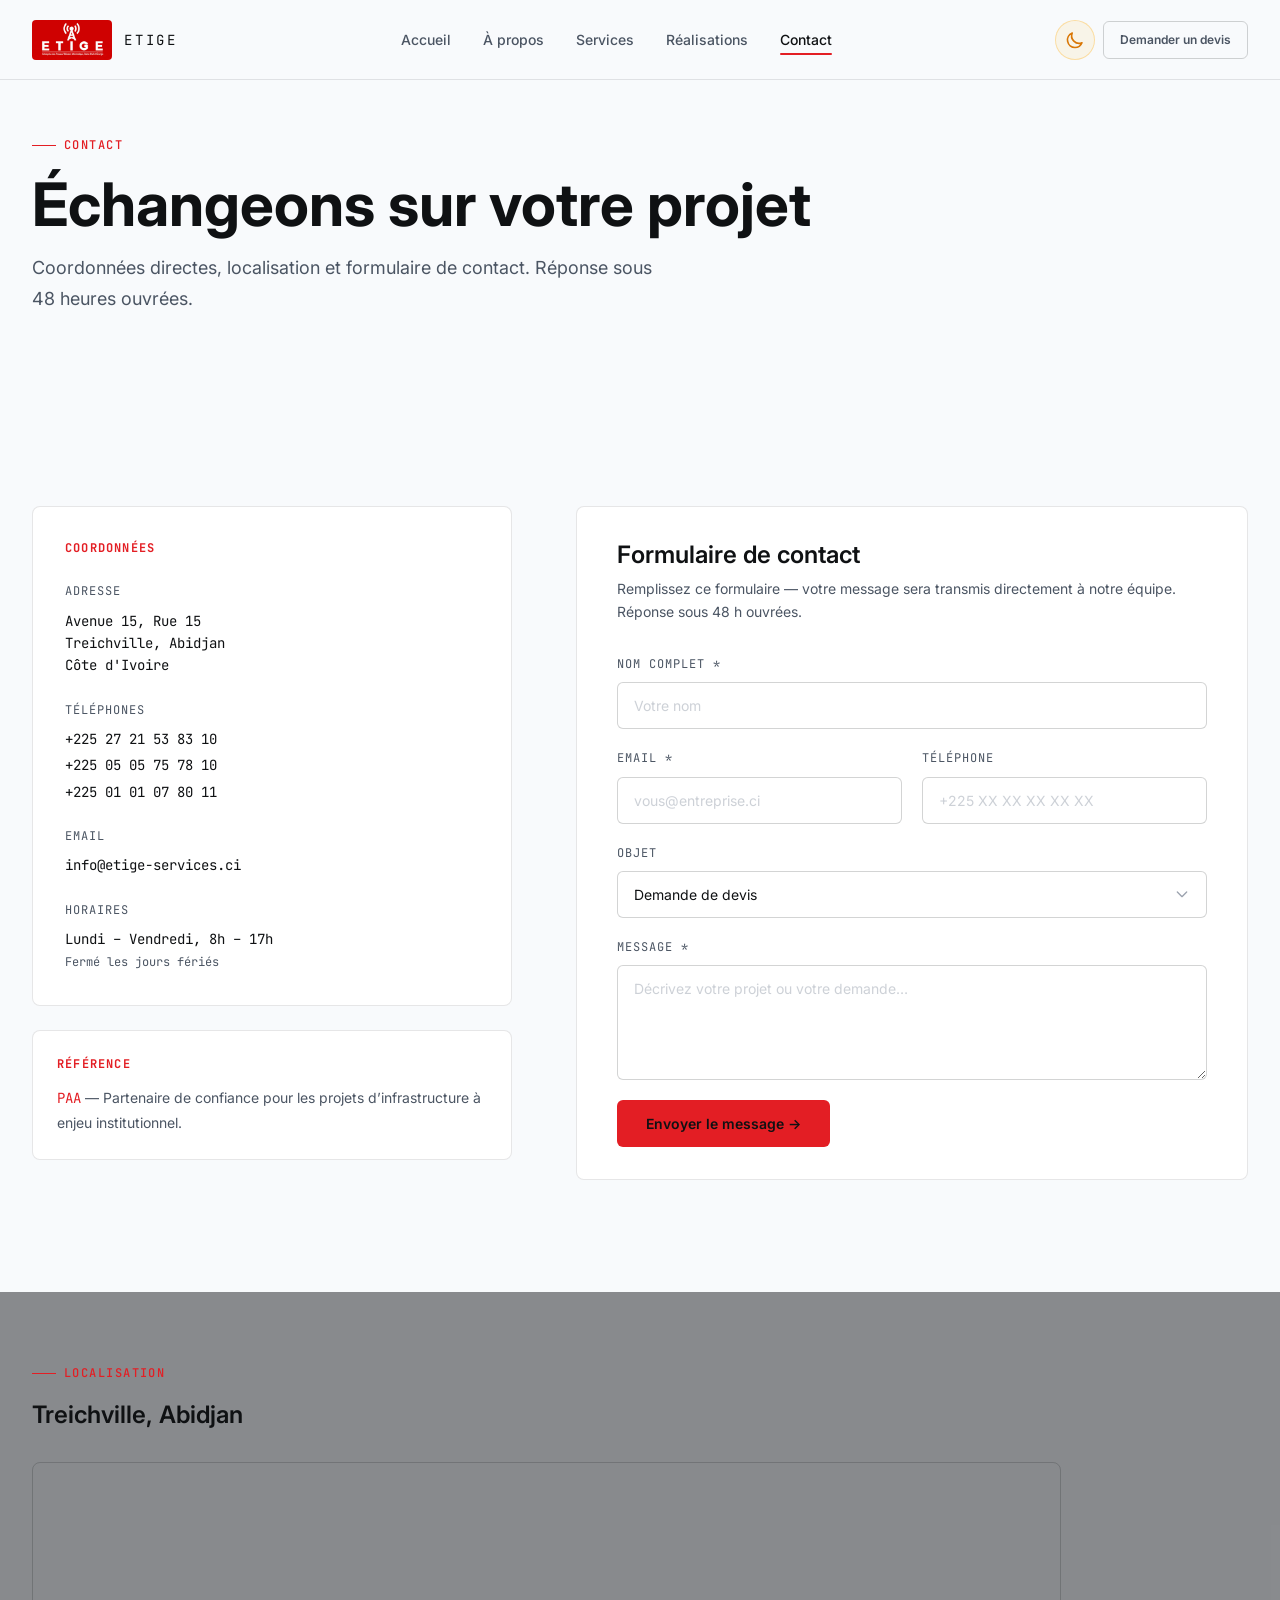
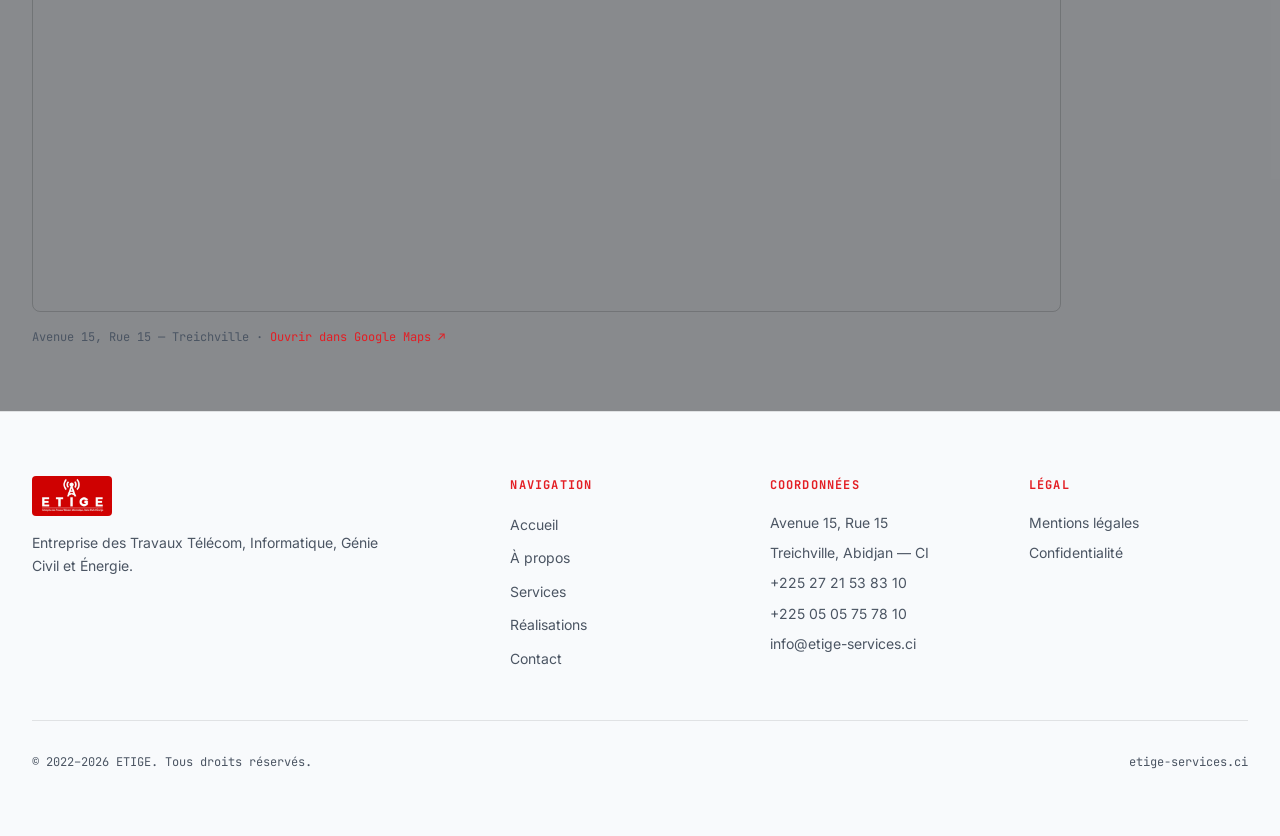
<file: contact.html>
<!DOCTYPE html>
<html lang="fr">
<head>
  <meta charset="UTF-8">
  <meta name="viewport" content="width=device-width, initial-scale=1.0">
  <meta name="description" content="Contactez ETIGE — Avenue 15, Rue 15, Treichville, Abidjan. Télécom, réseaux, énergie et génie civil.">
  <title>Contact — ETIGE | Abidjan, Côte d'Ivoire</title>

  <link rel="icon" type="image/png" href="assets/favicon.png">
  <link rel="preconnect" href="https://fonts.googleapis.com">
  <link rel="preconnect" href="https://fonts.gstatic.com" crossorigin>
  <link href="https://fonts.googleapis.com/css2?family=Inter:wght@400;500;600;700&family=JetBrains+Mono:wght@400;500;600&display=swap" rel="stylesheet">
  <link rel="stylesheet" href="css/main.css">
  
  <!-- Anti-flicker script : applique le thème avant le rendu de la page -->
  <script>
    (function(){
      try {
        var stored = localStorage.getItem("etige-theme");
        if (stored === "light" || stored === "dark") {
          document.documentElement.setAttribute("data-theme", stored);
        } else if (window.matchMedia("(prefers-color-scheme: light)").matches) {
          document.documentElement.setAttribute("data-theme", "light");
        }
      } catch (e) {}
    })();
  </script>
</head>
<body>

  <main id="main-content">

    <!-- ── PAGE HERO ─────────────────────────── -->
    <section class="page-hero bg-hero bg-grid" aria-labelledby="contact-title">
      <div class="container reveal">
        <p class="label" aria-hidden="true">CONTACT</p>
        <h1 id="contact-title" class="heading-1" style="margin-top:1rem;margin-bottom:1rem;">Échangeons sur votre projet</h1>
        <p style="font-size:var(--text-lg);color:var(--color-text-muted);max-width:40rem;line-height:1.7;">
          Coordonnées directes, localisation et formulaire de contact. Réponse sous 48 heures ouvrées.
        </p>
      </div>
    </section>

    <!-- ── FORMULAIRE & COORDONNÉES ──────────── -->
    <section class="section bg-base" aria-label="Coordonnées et formulaire de contact">
      <div class="container">

        <style>@media (min-width:1024px) { .contact-main-grid { grid-template-columns:1fr 1.4fr; } }</style>
        <div class="contact-main-grid" style="display:grid;gap:3rem 4rem;align-items:start;">

          <!-- Coordonnées -->
          <div class="reveal" style="display:flex;flex-direction:column;gap:1.5rem;">

            <div class="card" style="padding:2rem;">
              <h2 style="font-family:var(--font-mono);font-size:var(--text-xs);color:var(--color-accent);letter-spacing:0.1em;text-transform:uppercase;margin-bottom:1.5rem;">
                COORDONNÉES
              </h2>
              <dl style="display:flex;flex-direction:column;gap:1.5rem;">
                <div class="contact-info-row">
                  <dt class="contact-info-label">Adresse</dt>
                  <dd class="contact-info-value">
                    Avenue 15, Rue 15<br>Treichville, Abidjan<br>Côte d'Ivoire
                  </dd>
                </div>
                <div class="contact-info-row">
                  <dt class="contact-info-label">Téléphones</dt>
                  <dd class="contact-info-value" style="display:flex;flex-direction:column;gap:0.25rem;">
                    <a href="tel:+2252721538310">+225 27 21 53 83 10</a>
                    <a href="tel:+2250505757810">+225 05 05 75 78 10</a>
                    <a href="tel:+2250101078011">+225 01 01 07 80 11</a>
                  </dd>
                </div>
                <div class="contact-info-row">
                  <dt class="contact-info-label">Email</dt>
                  <dd class="contact-info-value">
                    <a href="mailto:info@etige-services.ci">info@etige-services.ci</a>
                  </dd>
                </div>
                <div class="contact-info-row">
                  <dt class="contact-info-label">Horaires</dt>
                  <dd class="contact-info-value">
                    Lundi – Vendredi, 8h – 17h
                    <br><span style="color:var(--color-text-muted);font-size:var(--text-xs);">Fermé les jours fériés</span>
                  </dd>
                </div>
              </dl>
            </div>

            <div class="card" style="padding:1.5rem;">
              <h2 style="font-family:var(--font-mono);font-size:var(--text-xs);color:var(--color-accent);letter-spacing:0.1em;text-transform:uppercase;margin-bottom:0.75rem;">
                RÉFÉRENCE
              </h2>
              <p style="font-size:var(--text-sm);color:var(--color-text-muted);line-height:1.7;">
                <span style="color:var(--color-accent);font-family:var(--font-mono);">PAA</span> — Partenaire de confiance pour les projets d’infrastructure à enjeu institutionnel.
              </p>
            </div>

          </div>

          <!-- Formulaire -->
          <div class="reveal reveal--delay-2" id="devis">
            <div class="card" style="padding:2rem 2.5rem;">
              <h2 class="heading-3" style="margin-bottom:0.5rem;">Formulaire de contact</h2>
              <p style="font-size:var(--text-sm);color:var(--color-text-muted);margin-bottom:2rem;">
                Remplissez ce formulaire — votre message sera transmis directement à notre équipe. Réponse sous 48 h ouvrées.
              </p>

              <form id="contact-form"
                    action="https://formspree.io/f/VOTRE_ID_FORMSPREE"
                    method="POST"
                    style="display:flex;flex-direction:column;gap:1.25rem;"
                    novalidate>

                <!-- URL de redirection après envoi (optionnel) -->
                <input type="hidden" name="_next" value="https://etigesite.netlify.app/merci.html">

                <div class="form-group">
                  <label for="name" class="form-label">Nom complet *</label>
                  <input type="text" id="name" name="name" required class="form-input" placeholder="Votre nom">
                </div>

                <div class="form-row">
                  <div class="form-group">
                    <label for="email" class="form-label">Email *</label>
                    <input type="email" id="email" name="email" required class="form-input" placeholder="vous@entreprise.ci">
                  </div>
                  <div class="form-group">
                    <label for="phone" class="form-label">Téléphone</label>
                    <input type="tel" id="phone" name="phone" class="form-input" placeholder="+225 XX XX XX XX XX">
                  </div>
                </div>

                <div class="form-group">
                  <label for="subject" class="form-label">Objet</label>
                  <select id="subject" name="subject" class="form-input">
                    <option value="Demande de devis">Demande de devis</option>
                    <option value="Information services">Information services</option>
                    <option value="Partenariat">Partenariat</option>
                    <option value="Autre">Autre</option>
                  </select>
                </div>

                <div class="form-group">
                  <label for="message" class="form-label">Message *</label>
                  <textarea id="message" name="message" required rows="5" class="form-input"
                            style="resize:vertical;" placeholder="Décrivez votre projet ou votre demande…"></textarea>
                </div>

                <div>
                  <button type="submit" id="submit-btn" class="btn btn-primary">Envoyer le message →</button>
                </div>

              </form>
            </div>
          </div>

        </div>
      </div>
    </section>

    <!-- ── CARTE ──────────────────────────────── -->
    <section class="section--sm" style="background:rgba(26,29,33,0.5);" aria-labelledby="map-title">
      <div class="container reveal">
        <p class="label" aria-hidden="true">LOCALISATION</p>
        <h2 id="map-title" class="heading-3" style="margin-top:1rem;margin-bottom:2rem;">Treichville, Abidjan</h2>
        <div style="border-radius:var(--radius-lg);overflow:hidden;border:1px solid var(--color-border-md);aspect-ratio:16/7;max-height:450px;">
          <iframe
            title="Localisation ETIGE — Treichville, Abidjan"
            src="https://maps.google.com/maps?q=5.304525,-4.010177&z=17&output=embed"
            style="width:100%;height:100%;min-height:320px;border:0;filter:grayscale(20%) contrast(1.1);"
            loading="lazy"
            referrerpolicy="no-referrer-when-downgrade"
            allowfullscreen>
          </iframe>
        </div>
        <p style="margin-top:1rem;font-family:var(--font-mono);font-size:var(--text-xs);color:var(--color-text-muted);">
          Avenue 15, Rue 15 — Treichville ·
          <a href="https://maps.app.goo.gl/vJRKbhTTJFDRRveR9"
             target="_blank" rel="noopener noreferrer"
             style="color:var(--color-accent);">Ouvrir dans Google Maps ↗</a>
        </p>
      </div>
    </section>

  </main>

  <script src="js/components.js"></script>
  <script src="js/main.js"></script>
</body>
</html>
</file>
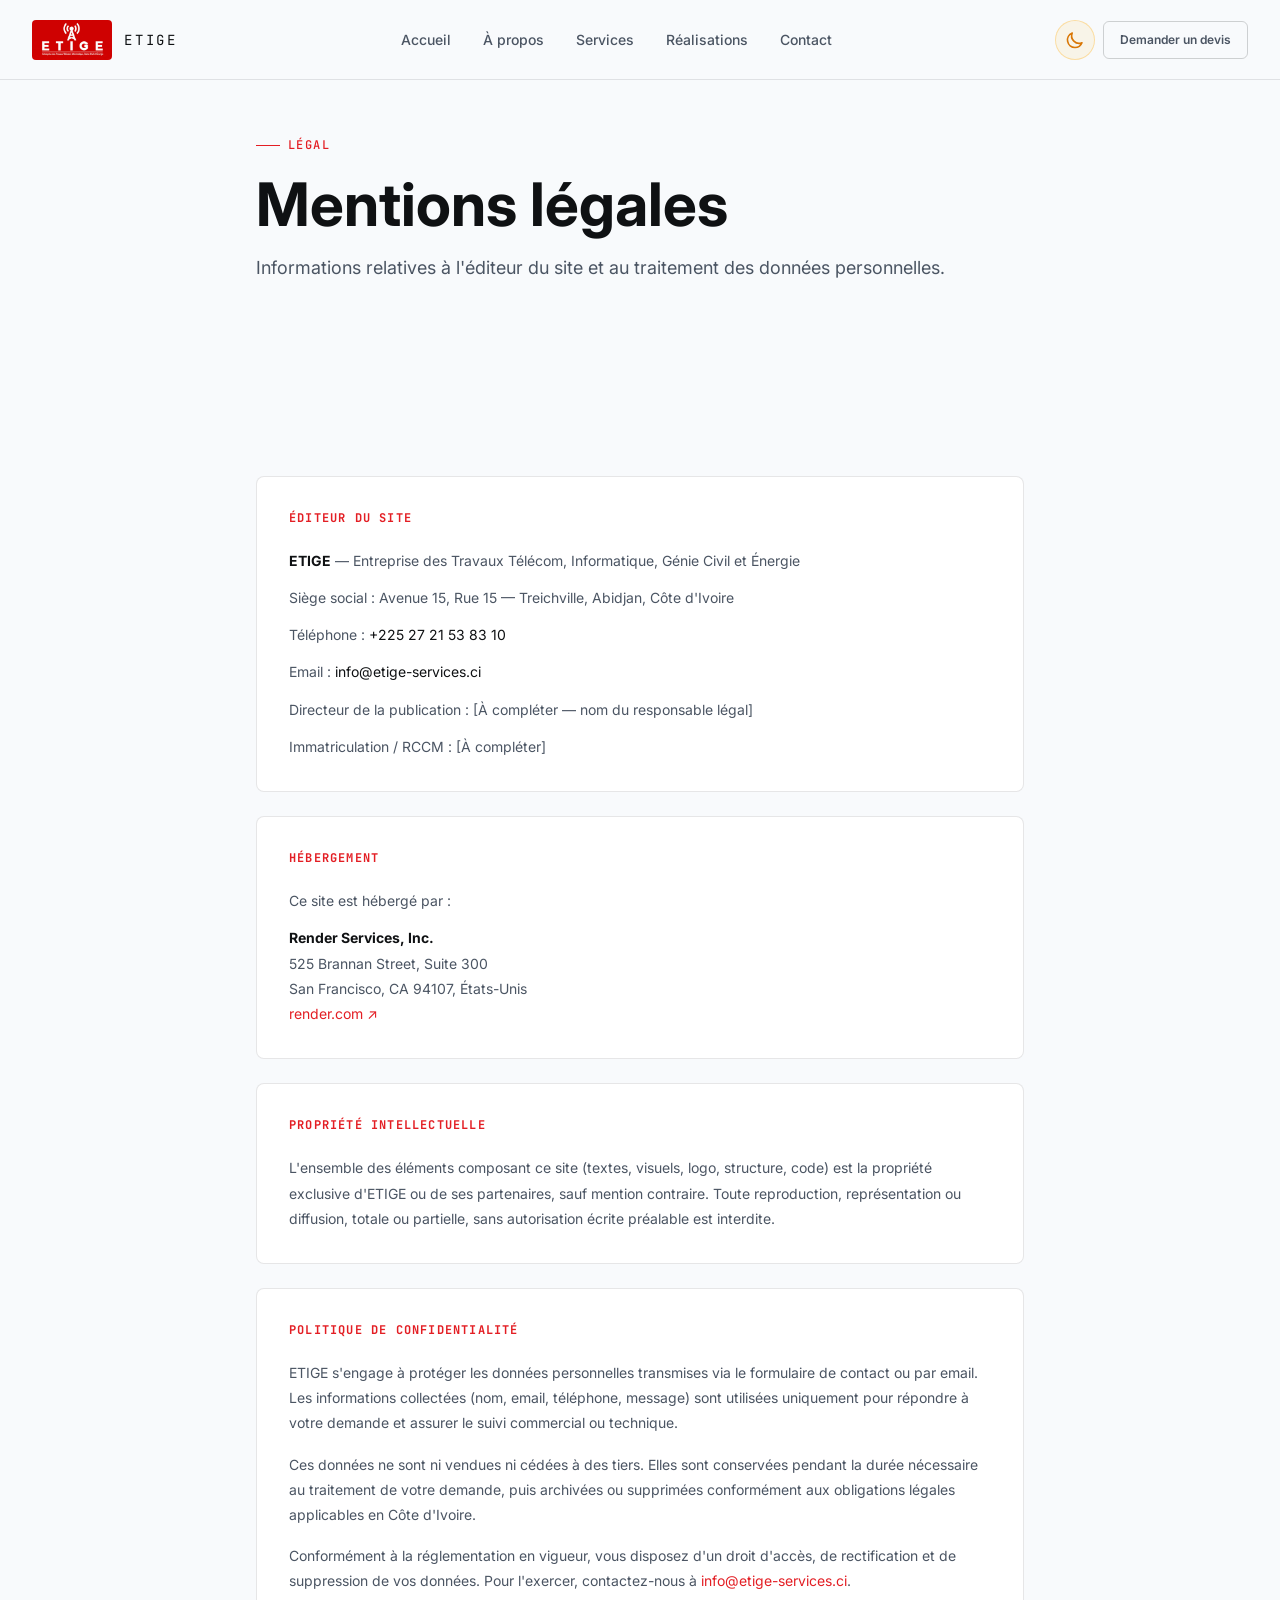
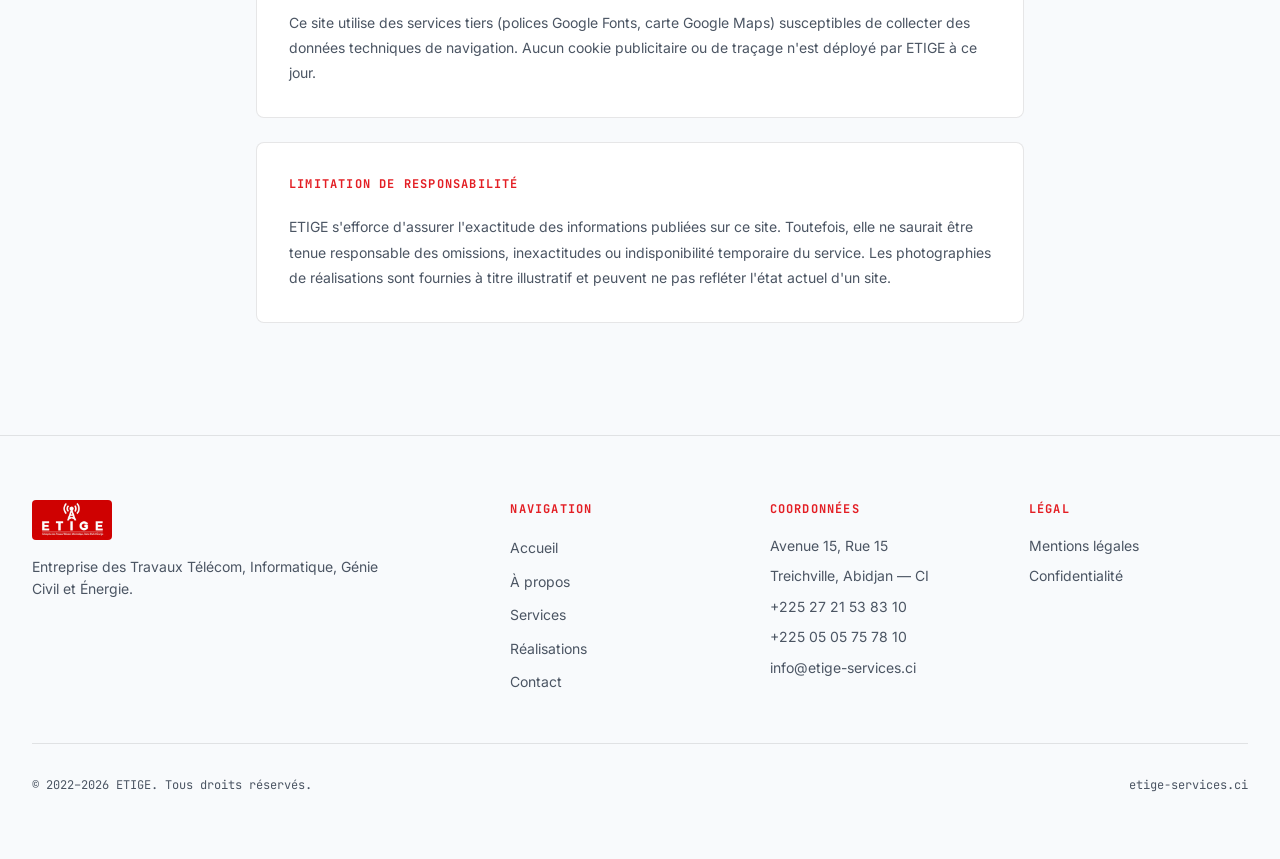
<file: mentions-legales.html>
<!DOCTYPE html>
<html lang="fr">
<head>
  <meta charset="UTF-8">
  <meta name="viewport" content="width=device-width, initial-scale=1.0">
  <meta name="description" content="Mentions légales et politique de confidentialité — ETIGE, Abidjan, Côte d'Ivoire.">
  <title>Mentions légales — ETIGE</title>

  <link rel="icon" type="image/png" href="assets/favicon.png">
  <link rel="preconnect" href="https://fonts.googleapis.com">
  <link rel="preconnect" href="https://fonts.gstatic.com" crossorigin>
  <link href="https://fonts.googleapis.com/css2?family=Inter:wght@400;500;600;700&family=JetBrains+Mono:wght@400;500;600&display=swap" rel="stylesheet">
  <link rel="stylesheet" href="css/main.css">
  
  <!-- Anti-flicker script : applique le thème avant le rendu de la page -->
  <script>
    (function(){
      try {
        var stored = localStorage.getItem("etige-theme");
        if (stored === "light" || stored === "dark") {
          document.documentElement.setAttribute("data-theme", stored);
        } else if (window.matchMedia("(prefers-color-scheme: light)").matches) {
          document.documentElement.setAttribute("data-theme", "light");
        }
      } catch (e) {}
    })();
  </script>
</head>
<body>

  <main id="main-content">

    <!-- ── PAGE HERO ─────────────────────────── -->
    <section class="page-hero bg-hero bg-grid" aria-labelledby="legal-title">
      <div class="container reveal" style="max-width:52rem;">
        <p class="label" aria-hidden="true">LÉGAL</p>
        <h1 id="legal-title" class="heading-1" style="margin-top:1rem;margin-bottom:1rem;">Mentions légales</h1>
        <p style="font-size:var(--text-lg);color:var(--color-text-muted);line-height:1.7;">
          Informations relatives à l'éditeur du site et au traitement des données personnelles.
        </p>
      </div>
    </section>

    <!-- ── CONTENU ────────────────────────────── -->
    <section class="section bg-base" aria-label="Mentions légales et politique de confidentialité">
      <div class="container reveal" style="max-width:52rem;display:flex;flex-direction:column;gap:1.5rem;">

        <article class="card" style="padding:2rem;">
          <h2 style="font-family:var(--font-mono);font-size:var(--text-xs);color:var(--color-accent);letter-spacing:0.1em;text-transform:uppercase;margin-bottom:1.25rem;">
            ÉDITEUR DU SITE
          </h2>
          <div style="font-size:var(--text-sm);color:var(--color-text-muted);line-height:1.8;display:flex;flex-direction:column;gap:0.75rem;">
            <p><strong style="color:var(--color-text);">ETIGE</strong> — Entreprise des Travaux Télécom, Informatique, Génie Civil et Énergie</p>
            <p>Siège social : Avenue 15, Rue 15 — Treichville, Abidjan, Côte d'Ivoire</p>
            <p>Téléphone : <a href="tel:+2252721538310" style="color:var(--color-text);transition:color var(--transition-base);"
                             onmouseover="this.style.color='var(--color-accent)'" onmouseout="this.style.color='var(--color-text)'">+225 27 21 53 83 10</a></p>
            <p>Email : <a href="mailto:info@etige-services.ci" style="color:var(--color-text);transition:color var(--transition-base);"
                         onmouseover="this.style.color='var(--color-accent)'" onmouseout="this.style.color='var(--color-text)'">info@etige-services.ci</a></p>
            <p>Directeur de la publication : [À compléter — nom du responsable légal]</p>
            <p>Immatriculation / RCCM : [À compléter]</p>
          </div>
        </article>

        <article class="card" style="padding:2rem;">
          <h2 style="font-family:var(--font-mono);font-size:var(--text-xs);color:var(--color-accent);letter-spacing:0.1em;text-transform:uppercase;margin-bottom:1.25rem;">
            HÉBERGEMENT
          </h2>
          <div style="font-size:var(--text-sm);color:var(--color-text-muted);line-height:1.8;display:flex;flex-direction:column;gap:0.75rem;">
            <p>Ce site est hébergé par :</p>
            <p>
              <strong style="color:var(--color-text);">Render Services, Inc.</strong><br>
              525 Brannan Street, Suite 300<br>
              San Francisco, CA 94107, États-Unis<br>
              <a href="https://render.com" target="_blank" rel="noopener noreferrer"
                 style="color:var(--color-accent);">render.com ↗</a>
            </p>
          </div>
        </article>

        <article class="card" style="padding:2rem;">
          <h2 style="font-family:var(--font-mono);font-size:var(--text-xs);color:var(--color-accent);letter-spacing:0.1em;text-transform:uppercase;margin-bottom:1.25rem;">
            PROPRIÉTÉ INTELLECTUELLE
          </h2>
          <p style="font-size:var(--text-sm);color:var(--color-text-muted);line-height:1.8;">
            L'ensemble des éléments composant ce site (textes, visuels, logo, structure, code) est la propriété exclusive d'ETIGE ou de ses partenaires, sauf mention contraire. Toute reproduction, représentation ou diffusion, totale ou partielle, sans autorisation écrite préalable est interdite.
          </p>
        </article>

        <article id="confidentialite" class="card" style="padding:2rem;scroll-margin-top:calc(var(--header-h) + 1rem);">
          <h2 style="font-family:var(--font-mono);font-size:var(--text-xs);color:var(--color-accent);letter-spacing:0.1em;text-transform:uppercase;margin-bottom:1.25rem;">
            POLITIQUE DE CONFIDENTIALITÉ
          </h2>
          <div style="font-size:var(--text-sm);color:var(--color-text-muted);line-height:1.8;display:flex;flex-direction:column;gap:1rem;">
            <p>
              ETIGE s'engage à protéger les données personnelles transmises via le formulaire de contact ou par email. Les informations collectées (nom, email, téléphone, message) sont utilisées uniquement pour répondre à votre demande et assurer le suivi commercial ou technique.
            </p>
            <p>
              Ces données ne sont ni vendues ni cédées à des tiers. Elles sont conservées pendant la durée nécessaire au traitement de votre demande, puis archivées ou supprimées conformément aux obligations légales applicables en Côte d'Ivoire.
            </p>
            <p>
              Conformément à la réglementation en vigueur, vous disposez d'un droit d'accès, de rectification et de suppression de vos données. Pour l'exercer, contactez-nous à
              <a href="mailto:info@etige-services.ci" style="color:var(--color-accent);">info@etige-services.ci</a>.
            </p>
            <p>
              Ce site utilise des services tiers (polices Google Fonts, carte Google Maps) susceptibles de collecter des données techniques de navigation. Aucun cookie publicitaire ou de traçage n'est déployé par ETIGE à ce jour.
            </p>
          </div>
        </article>

        <article class="card" style="padding:2rem;">
          <h2 style="font-family:var(--font-mono);font-size:var(--text-xs);color:var(--color-accent);letter-spacing:0.1em;text-transform:uppercase;margin-bottom:1.25rem;">
            LIMITATION DE RESPONSABILITÉ
          </h2>
          <p style="font-size:var(--text-sm);color:var(--color-text-muted);line-height:1.8;">
            ETIGE s'efforce d'assurer l'exactitude des informations publiées sur ce site. Toutefois, elle ne saurait être tenue responsable des omissions, inexactitudes ou indisponibilité temporaire du service. Les photographies de réalisations sont fournies à titre illustratif et peuvent ne pas refléter l'état actuel d'un site.
          </p>
        </article>

      </div>
    </section>

  </main>

  <script src="js/components.js"></script>
  <script src="js/main.js"></script>
</body>
</html>
</file>
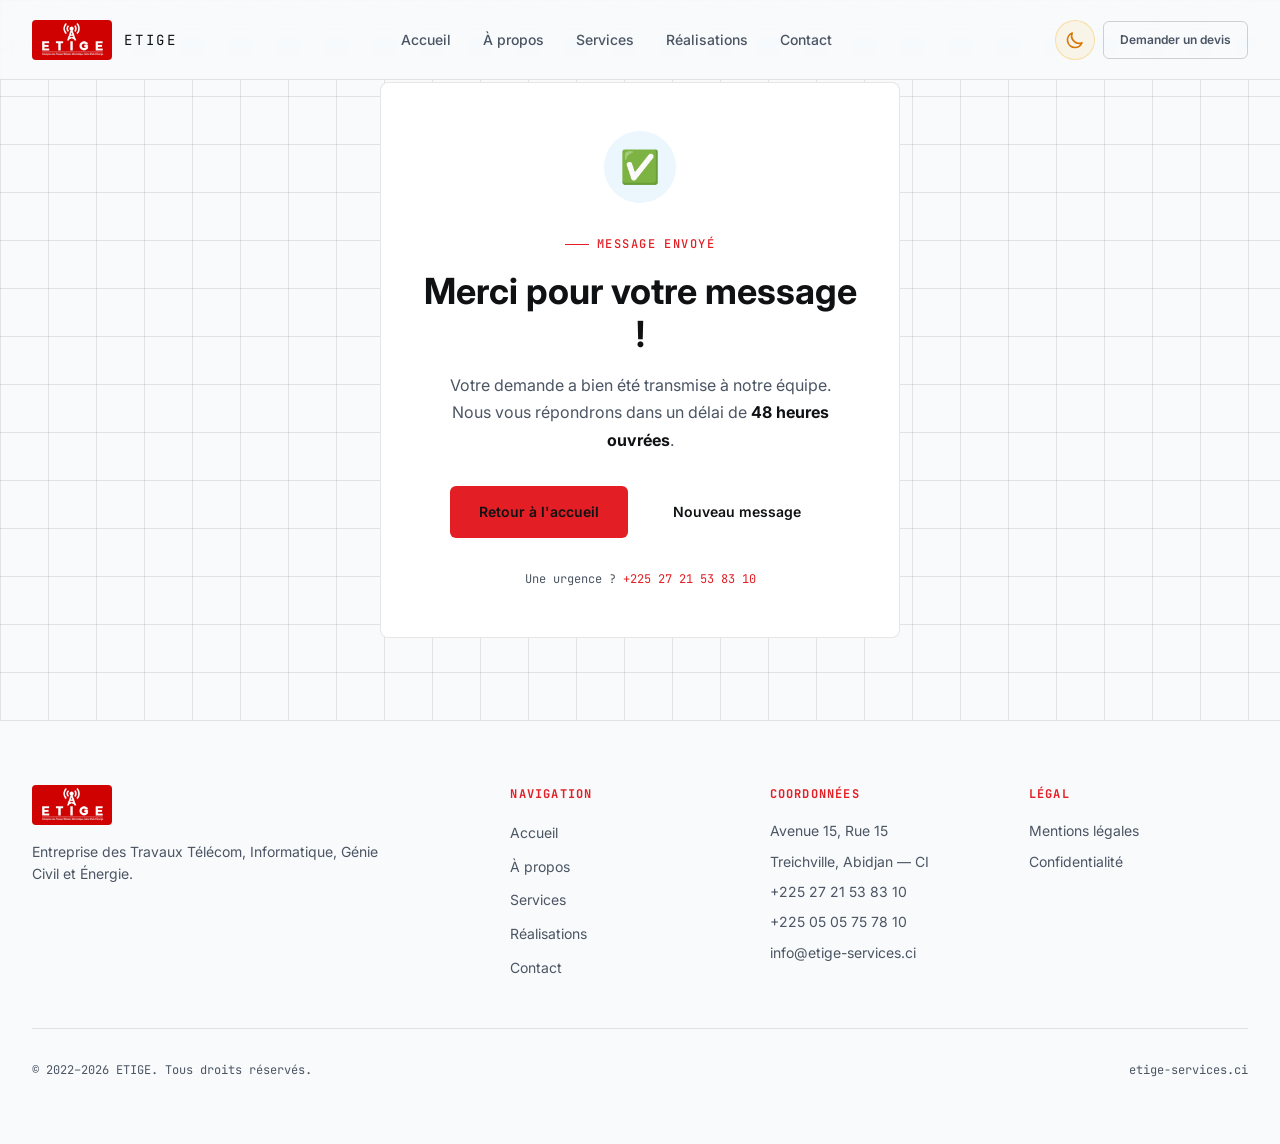
<file: merci.html>
<!DOCTYPE html>
<html lang="fr">
<head>
  <meta charset="UTF-8">
  <meta name="viewport" content="width=device-width, initial-scale=1.0">
  <meta name="description" content="Message bien reçu — ETIGE vous répondra sous 48 heures ouvrées.">
  <meta name="robots" content="noindex, nofollow">
  <title>Message envoyé — ETIGE</title>

  <link rel="icon" type="image/png" href="assets/favicon.png">
  <link rel="preconnect" href="https://fonts.googleapis.com">
  <link rel="preconnect" href="https://fonts.gstatic.com" crossorigin>
  <link href="https://fonts.googleapis.com/css2?family=Inter:wght@400;500;600;700&family=JetBrains+Mono:wght@400;500;600&display=swap" rel="stylesheet">
  <link rel="stylesheet" href="css/main.css">

  <!-- Anti-flicker : applique le thème avant le rendu -->
  <script>
    (function(){
      try {
        var stored = localStorage.getItem("etige-theme");
        if (stored === "light" || stored === "dark") {
          document.documentElement.setAttribute("data-theme", stored);
        } else if (window.matchMedia("(prefers-color-scheme: light)").matches) {
          document.documentElement.setAttribute("data-theme", "light");
        }
      } catch (e) {}
    })();
  </script>

  <style>
    .merci-section {
      min-height: 80vh;
      display: flex;
      align-items: center;
      justify-content: center;
      text-align: center;
    }
    .merci-icon {
      width: 72px;
      height: 72px;
      border-radius: 50%;
      background: rgba(99, 179, 237, 0.12);
      display: flex;
      align-items: center;
      justify-content: center;
      margin: 0 auto 1.5rem;
      font-size: 2rem;
    }
    .merci-card {
      max-width: 520px;
      margin: 0 auto;
      padding: 3rem 2.5rem;
      animation: fadeInUp 0.6s ease both;
    }
    @keyframes fadeInUp {
      from { opacity: 0; transform: translateY(24px); }
      to   { opacity: 1; transform: translateY(0); }
    }
  </style>
</head>
<body>

  <main id="main-content">
    <section class="merci-section bg-base bg-grid">
      <div class="container">
        <div class="card merci-card">

          <div class="merci-icon">✅</div>

          <p class="label" aria-hidden="true">MESSAGE ENVOYÉ</p>
          <h1 class="heading-2" style="margin-top:1rem;margin-bottom:1rem;">
            Merci pour votre message !
          </h1>
          <p style="font-size:var(--text-md);color:var(--color-text-muted);line-height:1.7;margin-bottom:2rem;">
            Votre demande a bien été transmise à notre équipe.<br>
            Nous vous répondrons dans un délai de <strong style="color:var(--color-text);">48 heures ouvrées</strong>.
          </p>

          <div style="display:flex;gap:1rem;justify-content:center;flex-wrap:wrap;">
            <a href="/" class="btn btn-primary">Retour à l'accueil</a>
            <a href="/contact.html" class="btn btn-ghost">Nouveau message</a>
          </div>

          <p style="margin-top:2rem;font-family:var(--font-mono);font-size:var(--text-xs);color:var(--color-text-muted);">
            Une urgence ?
            <a href="tel:+2252721538310" style="color:var(--color-accent);">+225 27 21 53 83 10</a>
          </p>

        </div>
      </div>
    </section>
  </main>

  <script src="js/components.js"></script>
  <script src="js/main.js"></script>
</body>
</html>
</file>
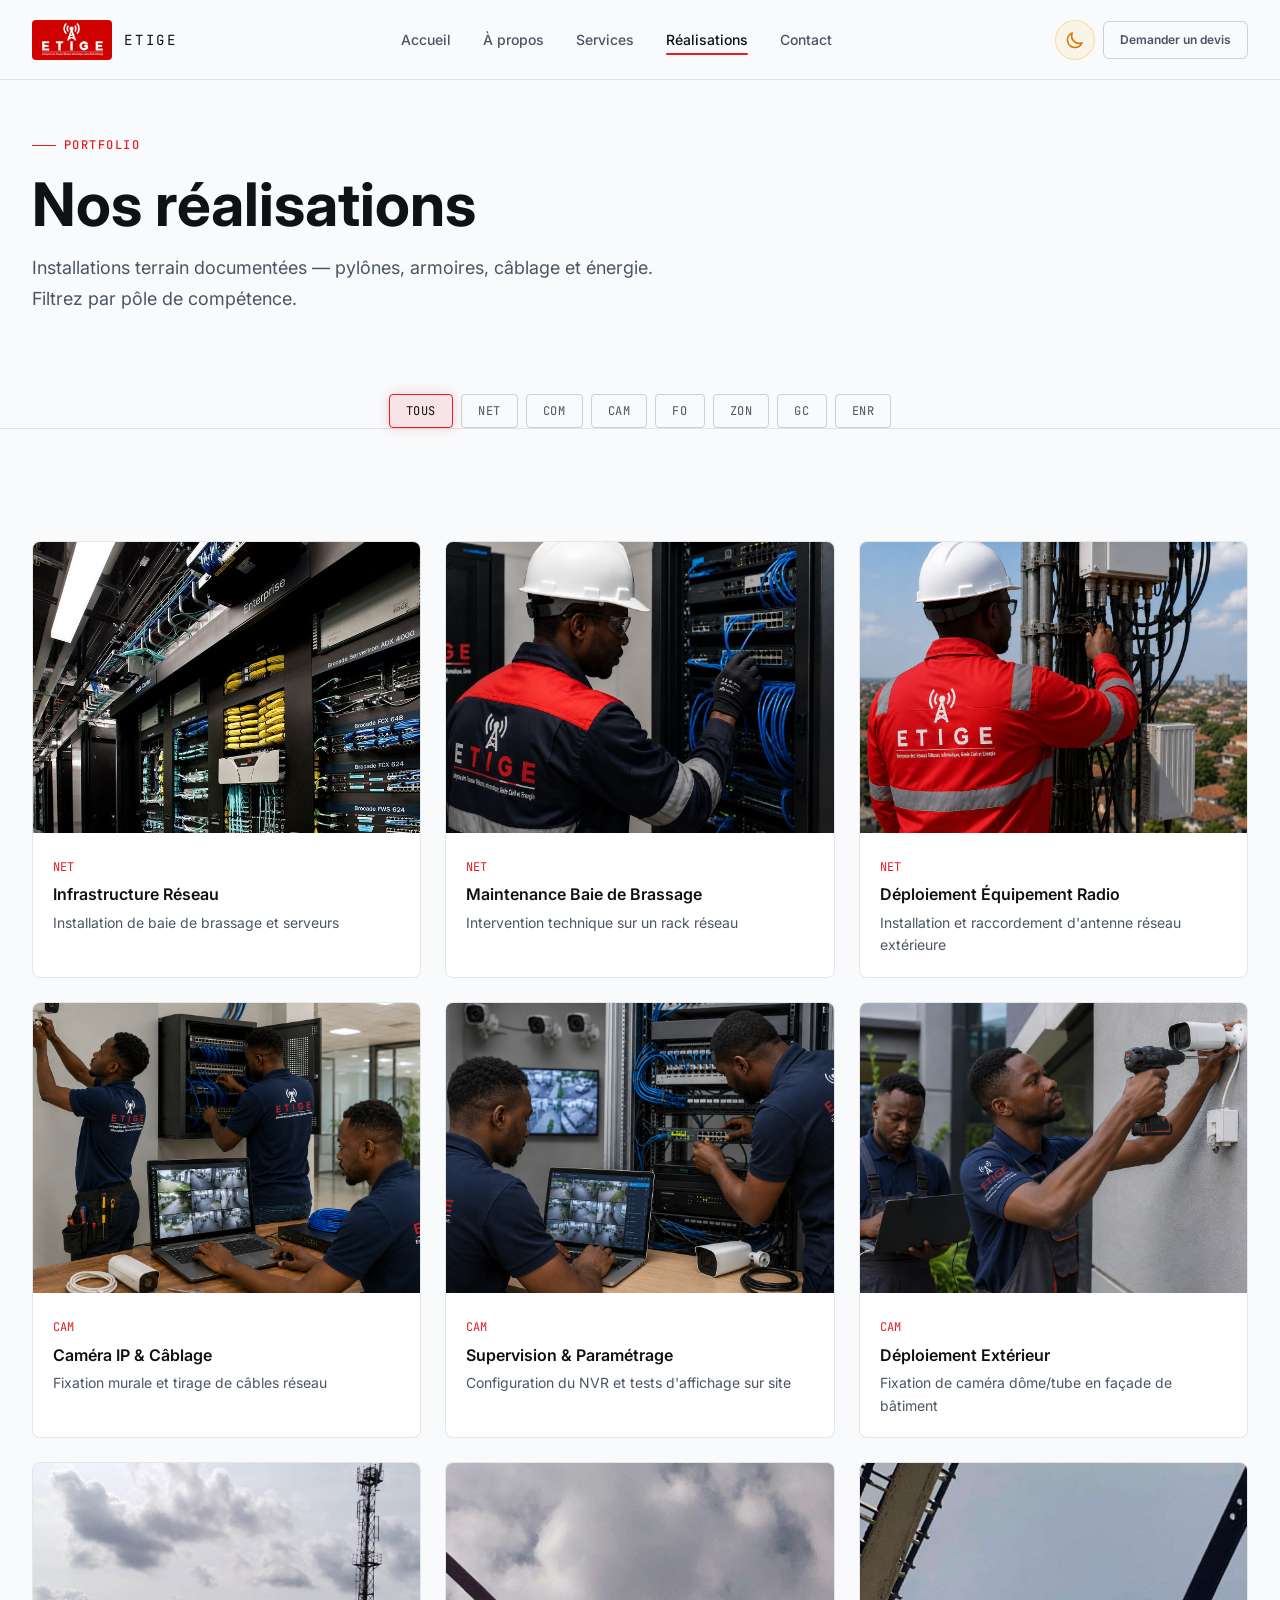
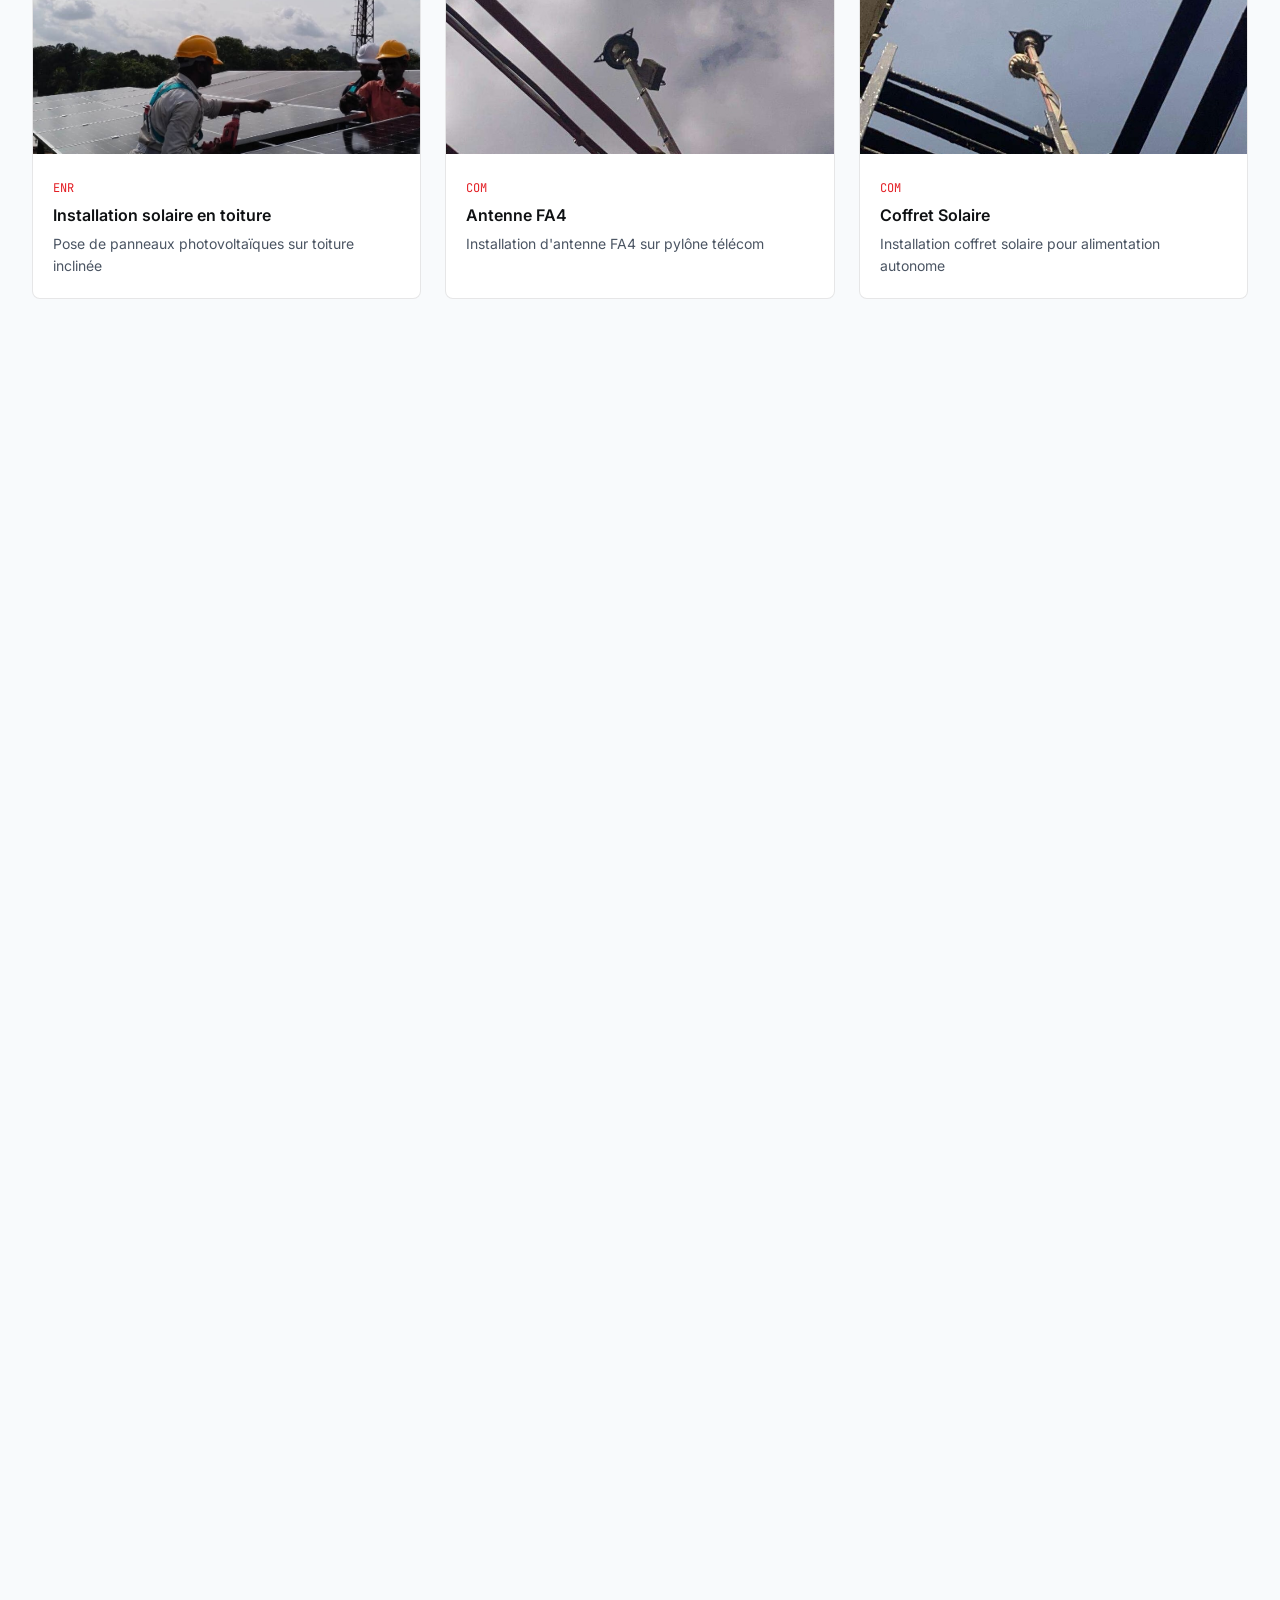
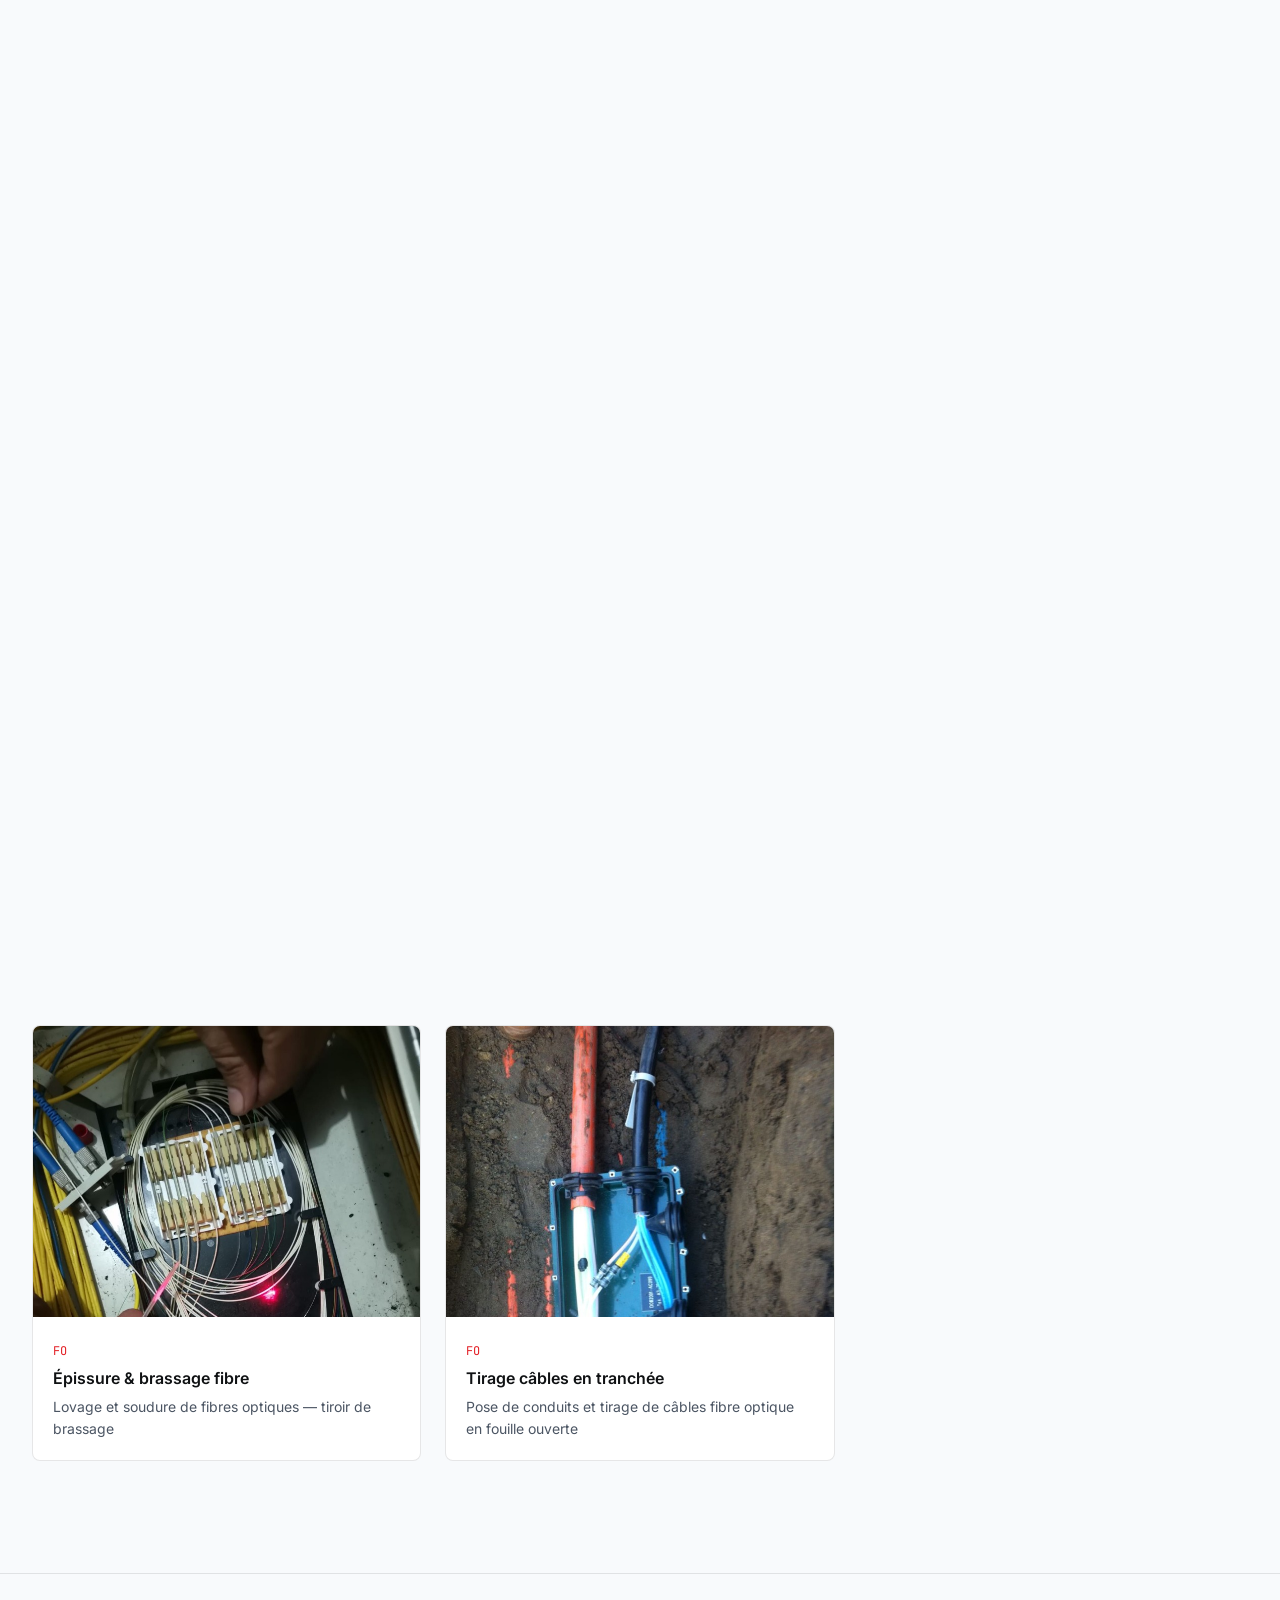
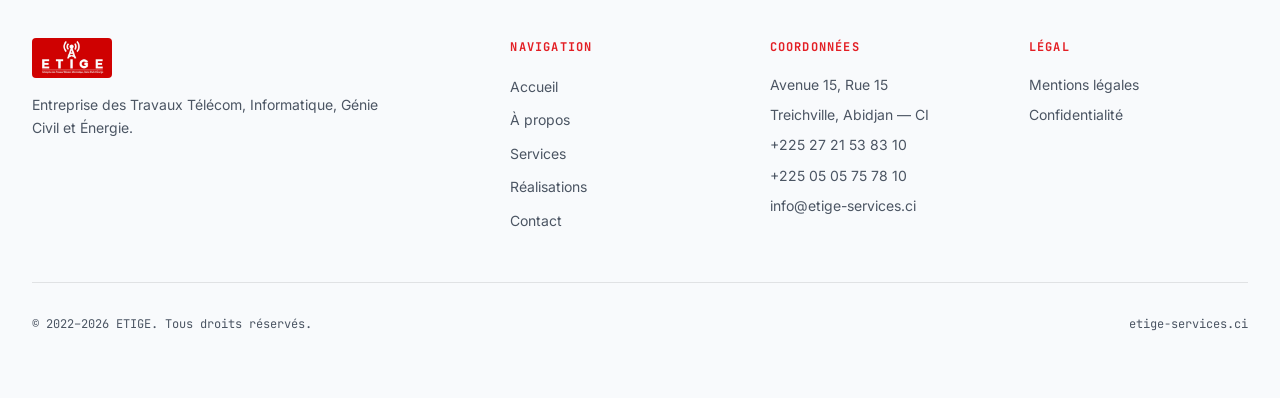
<file: realisations.html>
<!DOCTYPE html>
<html lang="fr">

<head>
  <meta charset="UTF-8">
  <meta name="viewport" content="width=device-width, initial-scale=1.0">
  <meta name="description"
    content="Galerie des réalisations ETIGE : pylônes télécom, armoires électriques, câblage, énergie solaire — Abidjan, Côte d'Ivoire.">
  <title>Réalisations — ETIGE | Galerie de chantiers</title>

  <link rel="icon" type="image/png" href="assets/favicon.png">
  <link rel="preconnect" href="https://fonts.googleapis.com">
  <link rel="preconnect" href="https://fonts.gstatic.com" crossorigin>
  <link
    href="https://fonts.googleapis.com/css2?family=Inter:wght@400;500;600;700&family=JetBrains+Mono:wght@400;500;600&display=swap"
    rel="stylesheet">
  <link rel="stylesheet" href="css/main.css">

  <!-- Anti-flicker script : applique le thème avant le rendu de la page -->
  <script>
    (function () {
      try {
        var stored = localStorage.getItem("etige-theme");
        if (stored === "light" || stored === "dark") {
          document.documentElement.setAttribute("data-theme", stored);
        } else if (window.matchMedia("(prefers-color-scheme: light)").matches) {
          document.documentElement.setAttribute("data-theme", "light");
        }
      } catch (e) { }
    })();
  </script>
</head>

<body>

  <main id="main-content">

    <!-- ── PAGE HERO ─────────────────────────── -->
    <section class="page-hero bg-hero" aria-labelledby="realisations-title">
      <div class="container reveal">
        <p class="label" aria-hidden="true">PORTFOLIO</p>
        <h1 id="realisations-title" class="heading-1" style="margin-top:1rem;margin-bottom:1rem;">Nos réalisations</h1>
        <p style="font-size:var(--text-lg);color:var(--color-text-muted);max-width:40rem;line-height:1.7;">
          Installations terrain documentées — pylônes, armoires, câblage et énergie. Filtrez par pôle de compétence.
        </p>
      </div>
    </section>

    <!-- ── BARRE DE FILTRES ────────────────────
         Sticky sous le header fixe               -->
    <div class="filter-wrapper sticky"
      style="position:sticky;top:var(--header-h);z-index:40;backdrop-filter:blur(12px);-webkit-backdrop-filter:blur(12px);background:var(--color-header-on);border-bottom:1px solid var(--color-border);">
      <div class="container">
        <div class="filter-bar" role="group" aria-label="Filtrer les réalisations par pôle">
          <button class="filter-btn active" data-filter="all" aria-pressed="true">TOUS</button>
          <button class="filter-btn" data-filter="NET" aria-pressed="false">NET</button>
          <button class="filter-btn" data-filter="COM" aria-pressed="false">COM</button>
          <button class="filter-btn" data-filter="CAM" aria-pressed="false">CAM</button>
          <button class="filter-btn" data-filter="FO" aria-pressed="false">FO</button>
          <button class="filter-btn" data-filter="ZON" aria-pressed="false">ZON</button>
          <button class="filter-btn" data-filter="GC" aria-pressed="false">GC</button>
          <button class="filter-btn" data-filter="ENR" aria-pressed="false">ENR</button>
        </div>
      </div>
    </div>

    <!-- ── GALERIE ─────────────────────────────── -->
    <section class="section bg-base" aria-label="Galerie de chantiers et installations">
      <div class="container">
        <div class="gallery-grid" id="gallery">
          <figure class="gallery-item reveal card card--glow" data-category="NET" style="overflow:hidden;">
            <div class="img-crop" style="aspect-ratio:4/3;">
              <img src="assets/images/realisation-net-rack.jpg" alt="Baie de brassage et serveurs réseau" loading="lazy"
                class="img-cover">
            </div>
            <figcaption style="padding:1.25rem;">
              <span style="font-family:var(--font-mono);font-size:var(--text-xs);color:var(--color-accent);">NET</span>
              <h3
                style="font-size:var(--text-base);font-weight:600;color:var(--color-text);margin-top:0.25rem;margin-bottom:0.25rem;">
                Infrastructure Réseau</h3>
              <p style="font-size:var(--text-sm);color:var(--color-text-muted);">Installation de baie de brassage et
                serveurs</p>
            </figcaption>
          </figure>


          <figure class="gallery-item reveal card card--glow" data-category="NET" style="overflow:hidden;">
            <div class="img-crop" style="aspect-ratio:4/3;">
              <img src="assets/images/technicien-net-rack.jpg" alt="Technicien intervenant sur une baie de brassage"
                loading="lazy" class="img-cover">
            </div>
            <figcaption style="padding:1.25rem;">
              <span style="font-family:var(--font-mono);font-size:var(--text-xs);color:var(--color-accent);">NET</span>
              <h3
                style="font-size:var(--text-base);font-weight:600;color:var(--color-text);margin-top:0.25rem;margin-bottom:0.25rem;">
                Maintenance Baie de Brassage</h3>
              <p style="font-size:var(--text-sm);color:var(--color-text-muted);">Intervention technique sur un rack
                réseau</p>
            </figcaption>
          </figure>

          <figure class="gallery-item reveal card card--glow" data-category="NET" style="overflow:hidden;">
            <div class="img-crop" style="aspect-ratio:4/3;">
              <img src="assets/images/technicien-net-antenne.jpg"
                alt="Technicien installant un équipement réseau extérieur" loading="lazy" class="img-cover">
            </div>
            <figcaption style="padding:1.25rem;">
              <span style="font-family:var(--font-mono);font-size:var(--text-xs);color:var(--color-accent);">NET</span>
              <h3
                style="font-size:var(--text-base);font-weight:600;color:var(--color-text);margin-top:0.25rem;margin-bottom:0.25rem;">
                Déploiement Équipement Radio</h3>
              <p style="font-size:var(--text-sm);color:var(--color-text-muted);">Installation et raccordement d'antenne
                réseau extérieure</p>
            </figcaption>
          </figure>


          <figure class="gallery-item reveal card card--glow" data-category="CAM" style="overflow:hidden;">
            <div class="img-crop" style="aspect-ratio:4/3;">
              <img src="assets/images/realisation-cam-1.png" alt="Installation de caméra de sécurité" loading="lazy"
                class="img-cover">
            </div>
            <figcaption style="padding:1.25rem;">
              <span style="font-family:var(--font-mono);font-size:var(--text-xs);color:var(--color-accent);">CAM</span>
              <h3
                style="font-size:var(--text-base);font-weight:600;color:var(--color-text);margin-top:0.25rem;margin-bottom:0.25rem;">
                Caméra IP &amp; Câblage</h3>
              <p style="font-size:var(--text-sm);color:var(--color-text-muted);">Fixation murale et tirage de câbles
                réseau</p>
            </figcaption>
          </figure>

          <figure class="gallery-item reveal card card--glow" data-category="CAM" style="overflow:hidden;">
            <div class="img-crop" style="aspect-ratio:4/3;">
              <img src="assets/images/realisation-cam-2.png" alt="Configuration de la vidéosurveillance" loading="lazy"
                class="img-cover">
            </div>
            <figcaption style="padding:1.25rem;">
              <span style="font-family:var(--font-mono);font-size:var(--text-xs);color:var(--color-accent);">CAM</span>
              <h3
                style="font-size:var(--text-base);font-weight:600;color:var(--color-text);margin-top:0.25rem;margin-bottom:0.25rem;">
                Supervision &amp; Paramétrage</h3>
              <p style="font-size:var(--text-sm);color:var(--color-text-muted);">Configuration du NVR et tests
                d'affichage sur site</p>
            </figcaption>
          </figure>

          <figure class="gallery-item reveal card card--glow" data-category="CAM" style="overflow:hidden;">
            <div class="img-crop" style="aspect-ratio:4/3;">
              <img src="assets/images/realisation-cam-3.png" alt="Installation de caméra en extérieur" loading="lazy"
                class="img-cover">
            </div>
            <figcaption style="padding:1.25rem;">
              <span style="font-family:var(--font-mono);font-size:var(--text-xs);color:var(--color-accent);">CAM</span>
              <h3
                style="font-size:var(--text-base);font-weight:600;color:var(--color-text);margin-top:0.25rem;margin-bottom:0.25rem;">
                Déploiement Extérieur</h3>
              <p style="font-size:var(--text-sm);color:var(--color-text-muted);">Fixation de caméra dôme/tube en façade
                de bâtiment</p>
            </figcaption>
          </figure>

          <figure class="gallery-item reveal card card--glow" data-category="ENR" style="overflow:hidden;">
            <div class="img-crop" style="aspect-ratio:4/3;">
              <img src="assets/images/realisation-enr-1.jpg"
                alt="Techniciens posant des panneaux solaires sur toiture en tuiles" loading="lazy" class="img-cover">
            </div>
            <figcaption style="padding:1.25rem;">
              <span style="font-family:var(--font-mono);font-size:var(--text-xs);color:var(--color-accent);">ENR</span>
              <h3
                style="font-size:var(--text-base);font-weight:600;color:var(--color-text);margin-top:0.25rem;margin-bottom:0.25rem;">
                Installation solaire en toiture</h3>
              <p style="font-size:var(--text-sm);color:var(--color-text-muted);">Pose de panneaux photovoltaïques sur
                toiture inclinée</p>
            </figcaption>
          </figure>

          <figure class="gallery-item reveal card card--glow" data-category="COM" style="overflow:hidden;">
            <div class="img-crop" style="aspect-ratio:4/3;">
              <img src="assets/images/antenne-fa4.jpg" alt="Antenne FA4 installée sur pylône télécom" loading="lazy"
                class="img-cover">
            </div>
            <figcaption style="padding:1.25rem;">
              <span style="font-family:var(--font-mono);font-size:var(--text-xs);color:var(--color-accent);">COM</span>
              <h3
                style="font-size:var(--text-base);font-weight:600;color:var(--color-text);margin-top:0.25rem;margin-bottom:0.25rem;">
                Antenne FA4</h3>
              <p style="font-size:var(--text-sm);color:var(--color-text-muted);">Installation d'antenne FA4 sur pylône
                télécom</p>
            </figcaption>
          </figure>

          <figure class="gallery-item reveal card card--glow" data-category="COM" style="overflow:hidden;">
            <div class="img-crop" style="aspect-ratio:4/3;">
              <img src="assets/images/coffret-solaire.jpg" alt="Coffret solaire pour alimentation site télécom"
                loading="lazy" class="img-cover">
            </div>
            <figcaption style="padding:1.25rem;">
              <span style="font-family:var(--font-mono);font-size:var(--text-xs);color:var(--color-accent);">COM</span>
              <h3
                style="font-size:var(--text-base);font-weight:600;color:var(--color-text);margin-top:0.25rem;margin-bottom:0.25rem;">
                Coffret Solaire</h3>
              <p style="font-size:var(--text-sm);color:var(--color-text-muted);">Installation coffret solaire pour
                alimentation autonome</p>
            </figcaption>
          </figure>

          <figure class="gallery-item reveal card card--glow" data-category="COM" style="overflow:hidden;">
            <div class="img-crop" style="aspect-ratio:4/3;">
              <img src="assets/images/pylone-fa2.jpg" alt="Pylône FA2 structure télécom" loading="lazy"
                class="img-cover">
            </div>
            <figcaption style="padding:1.25rem;">
              <span style="font-family:var(--font-mono);font-size:var(--text-xs);color:var(--color-accent);">COM</span>
              <h3
                style="font-size:var(--text-base);font-weight:600;color:var(--color-text);margin-top:0.25rem;margin-bottom:0.25rem;">
                Pylône FA2</h3>
              <p style="font-size:var(--text-sm);color:var(--color-text-muted);">Structure pylône FA2 pour équipements
                télécom</p>
            </figcaption>
          </figure>

          <figure class="gallery-item reveal card card--glow" data-category="COM" style="overflow:hidden;">
            <div class="img-crop" style="aspect-ratio:4/3;">
              <img src="assets/images/pylone-fa2-site.jpg" alt="Pylône FA2 sur site avec installation complète"
                loading="lazy" class="img-cover">
            </div>
            <figcaption style="padding:1.25rem;">
              <span style="font-family:var(--font-mono);font-size:var(--text-xs);color:var(--color-accent);">COM</span>
              <h3
                style="font-size:var(--text-base);font-weight:600;color:var(--color-text);margin-top:0.25rem;margin-bottom:0.25rem;">
                Pylône FA2 — Site complet</h3>
              <p style="font-size:var(--text-sm);color:var(--color-text-muted);">Installation pylône FA2 avec équipements
                sur site</p>
            </figcaption>
          </figure>

          <figure class="gallery-item reveal card card--glow" data-category="COM" style="overflow:hidden;">
            <div class="img-crop" style="aspect-ratio:4/3;">
              <img src="assets/images/pylone-fa6.jpg" alt="Pylône FA6 structure télécom haute" loading="lazy"
                class="img-cover">
            </div>
            <figcaption style="padding:1.25rem;">
              <span style="font-family:var(--font-mono);font-size:var(--text-xs);color:var(--color-accent);">COM</span>
              <h3
                style="font-size:var(--text-base);font-weight:600;color:var(--color-text);margin-top:0.25rem;margin-bottom:0.25rem;">
                Pylône FA6</h3>
              <p style="font-size:var(--text-sm);color:var(--color-text-muted);">Structure pylône FA6 pour antennes
                télécom</p>
            </figcaption>
          </figure>

          <figure class="gallery-item reveal card card--glow" data-category="COM" style="overflow:hidden;">
            <div class="img-crop" style="aspect-ratio:4/3;">
              <img src="assets/images/service-pyl-pylone.png" alt="Pylône télécom en installation — ETIGE" loading="lazy"
                class="img-cover">
            </div>
            <figcaption style="padding:1.25rem;">
              <span style="font-family:var(--font-mono);font-size:var(--text-xs);color:var(--color-accent);">COM</span>
              <h3
                style="font-size:var(--text-base);font-weight:600;color:var(--color-text);margin-top:0.25rem;margin-bottom:0.25rem;">
                Création de pylônes télécom</h3>
              <p style="font-size:var(--text-sm);color:var(--color-text-muted);">Fabrication, levage et installation de pylônes télécom pour sites de relais, antennes et équipements de transmission.</p>
            </figcaption>
          </figure>



          <figure class="gallery-item reveal card card--glow" data-category="ENR" style="overflow:hidden;">
            <div class="img-crop" style="aspect-ratio:4/3;">
              <img src="assets/images/realisation-enr-2.jpg"
                alt="Techniciens fixant des panneaux solaires sur toiture plate en hauteur" loading="lazy"
                class="img-cover">
            </div>
            <figcaption style="padding:1.25rem;">
              <span style="font-family:var(--font-mono);font-size:var(--text-xs);color:var(--color-accent);">ENR</span>
              <h3
                style="font-size:var(--text-base);font-weight:600;color:var(--color-text);margin-top:0.25rem;margin-bottom:0.25rem;">
                Pose toiture plate en hauteur</h3>
              <p style="font-size:var(--text-sm);color:var(--color-text-muted);">Fixation de modules photovoltaïques —
                toiture bâtiment R+3</p>
            </figcaption>
          </figure>

          <figure class="gallery-item reveal card card--glow" data-category="ENR" style="overflow:hidden;">
            <div class="img-crop" style="aspect-ratio:4/3;">
              <img src="assets/images/realisation-enr-3.jpg"
                alt="Équipe fixant des panneaux solaires en champ avec pylône télécom" loading="lazy" class="img-cover">
            </div>
            <figcaption style="padding:1.25rem;">
              <span style="font-family:var(--font-mono);font-size:var(--text-xs);color:var(--color-accent);">ENR</span>
              <h3
                style="font-size:var(--text-base);font-weight:600;color:var(--color-text);margin-top:0.25rem;margin-bottom:0.25rem;">
                Champ solaire site télécom</h3>
              <p style="font-size:var(--text-sm);color:var(--color-text-muted);">Installation de panneaux solaires —
                alimentation site télécom</p>
            </figcaption>
          </figure>

          <figure class="gallery-item reveal card card--glow" data-category="ENR" style="overflow:hidden;">
            <div class="img-crop" style="aspect-ratio:4/3;">
              <img src="assets/images/armoires-electriques.png" alt="Technicien ETIGE intervenant sur des armoires électriques" loading="lazy"
                class="img-cover">
            </div>
            <figcaption style="padding:1.25rem;">
              <span style="font-family:var(--font-mono);font-size:var(--text-xs);color:var(--color-accent);">ENR</span>
              <h3
                style="font-size:var(--text-base);font-weight:600;color:var(--color-text);margin-top:0.25rem;margin-bottom:0.25rem;">
                Armoires électriques</h3>
              <p style="font-size:var(--text-sm);color:var(--color-text-muted);">Installation, raccordement et
                sécurisation des armoires électriques d'un site télécom</p>
            </figcaption>
          </figure>

          <figure class="gallery-item reveal card card--glow" data-category="GC" style="overflow:hidden;">
            <div class="img-crop" style="aspect-ratio:4/3;">
              <img src="assets/images/realisation-gen-1.jpg"
                alt="Chef de chantier supervisant la construction d'un immeuble" loading="lazy" class="img-cover">
            </div>
            <figcaption style="padding:1.25rem;">
              <span style="font-family:var(--font-mono);font-size:var(--text-xs);color:var(--color-accent);">GC</span>
              <h3
                style="font-size:var(--text-base);font-weight:600;color:var(--color-text);margin-top:0.25rem;margin-bottom:0.25rem;">
                Supervision de chantier</h3>
              <p style="font-size:var(--text-sm);color:var(--color-text-muted);">Conduite de travaux — construction de
                bâtiments R+4</p>
            </figcaption>
          </figure>

          <figure class="gallery-item reveal card card--glow" data-category="GC" style="overflow:hidden;">
            <div class="img-crop" style="aspect-ratio:4/3;">
              <img src="assets/images/realisation-gen-2.jpg"
                alt="Équipe de maçons posant des parpaings sur un chantier de construction" loading="lazy"
                class="img-cover">
            </div>
            <figcaption style="padding:1.25rem;">
              <span style="font-family:var(--font-mono);font-size:var(--text-xs);color:var(--color-accent);">GC</span>
              <h3
                style="font-size:var(--text-base);font-weight:600;color:var(--color-text);margin-top:0.25rem;margin-bottom:0.25rem;">
                Maçonnerie &amp; élévation de murs</h3>
              <p style="font-size:var(--text-sm);color:var(--color-text-muted);">Construction en parpaings — clôture et
                local technique</p>
            </figcaption>
          </figure>

          <figure class="gallery-item reveal card card--glow" data-category="GC" style="overflow:hidden;">
            <div class="img-crop" style="aspect-ratio:4/3;">
              <img src="assets/images/realisation-gen-3.png"
                alt="Coffrage béton armé sur chantier de construction de bâtiment" loading="lazy" class="img-cover">
            </div>
            <figcaption style="padding:1.25rem;">
              <span style="font-family:var(--font-mono);font-size:var(--text-xs);color:var(--color-accent);">GC</span>
              <h3
                style="font-size:var(--text-base);font-weight:600;color:var(--color-text);margin-top:0.25rem;margin-bottom:0.25rem;">
                Coffrage béton armé</h3>
              <p style="font-size:var(--text-sm);color:var(--color-text-muted);">Mise en place de coffrages et
                ferraillage — structure R+6</p>
            </figcaption>
          </figure>

          <figure class="gallery-item reveal card card--glow" data-category="GC" style="overflow:hidden;">
            <div class="img-crop" style="aspect-ratio:4/3;">
              <img src="assets/images/service-gen-genie-civil.jpg" alt="Chantier génie civil — fondations pylône ETIGE"
                loading="lazy" class="img-cover">
            </div>
            <figcaption style="padding:1.25rem;">
              <span style="font-family:var(--font-mono);font-size:var(--text-xs);color:var(--color-accent);">GC</span>
              <h3
                style="font-size:var(--text-base);font-weight:600;color:var(--color-text);margin-top:0.25rem;margin-bottom:0.25rem;">
                Travaux de Génie Civil</h3>
              <p style="font-size:var(--text-sm);color:var(--color-text-muted);">Construction et aménagement
                d'infrastructures — terrassement et gros œuvre</p>
            </figcaption>
          </figure>

          <figure class="gallery-item reveal card card--glow" data-category="ZON" style="overflow:hidden;">
            <div class="img-crop" style="aspect-ratio:4/3;">
              <img src="assets/images/service-zon-desenclavement.jpg"
                alt="Infrastructure de connectivité en zone rurale" loading="lazy" class="img-cover">
            </div>
            <figcaption style="padding:1.25rem;">
              <span style="font-family:var(--font-mono);font-size:var(--text-xs);color:var(--color-accent);">ZON
              </span>
              <h3
                style="font-size:var(--text-base);font-weight:600;color:var(--color-text);margin-top:0.25rem;margin-bottom:0.25rem;">
                Connectivité Rurale</h3>
              <p style="font-size:var(--text-sm);color:var(--color-text-muted);">Déploiement de liaisons de transmission
                pour désenclavement numérique</p>
            </figcaption>
          </figure>

          <figure class="gallery-item reveal card card--glow" data-category="ZON" style="overflow:hidden;">
            <div class="img-crop" style="aspect-ratio:4/3;">
              <img src="assets/images/service-zon-desenclavement.png"
                alt="Installation réseau pour l'inclusion numérique" loading="lazy" class="img-cover">
            </div>
            <figcaption style="padding:1.25rem;">
              <span style="font-family:var(--font-mono);font-size:var(--text-xs);color:var(--color-accent);">ZON
              </span>
              <h3
                style="font-size:var(--text-base);font-weight:600;color:var(--color-text);margin-top:0.25rem;margin-bottom:0.25rem;">
                Inclusion Numérique</h3>
              <p style="font-size:var(--text-sm);color:var(--color-text-muted);">Mise en place de réseaux haut débit
                pour les communautés éloignées</p>
            </figcaption>
          </figure>

          <figure class="gallery-item reveal card card--glow" data-category="ZON" style="overflow:hidden;">
            <div class="img-crop" style="aspect-ratio:4/3;">
              <img src="assets/images/ChatGPT Image 16 août 2026, 18_34_25.png"
                alt="Connectivité rurale — antenne relais zone isolée" loading="lazy" class="img-cover">
            </div>
            <figcaption style="padding:1.25rem;">
              <span style="font-family:var(--font-mono);font-size:var(--text-xs);color:var(--color-accent);">ZON
              </span>
              <h3
                style="font-size:var(--text-base);font-weight:600;color:var(--color-text);margin-top:0.25rem;margin-bottom:0.25rem;">
                Connectivité Rurale</h3>
              <p style="font-size:var(--text-sm);color:var(--color-text-muted);">Installation d'antenne relais pour
                zones isolées et désenclavement numérique</p>
            </figcaption>
          </figure>

          <figure class="gallery-item reveal card card--glow" data-category="FO" style="overflow:hidden;">
            <div class="img-crop" style="aspect-ratio:4/3;">
              <img src="assets/images/realisation-fib-1.jpg"
                alt="Boîtier de raccordement fibre optique souterrain en tranchée" loading="lazy" class="img-cover">
            </div>
            <figcaption style="padding:1.25rem;">
              <span style="font-family:var(--font-mono);font-size:var(--text-xs);color:var(--color-accent);">FO</span>
              <h3
                style="font-size:var(--text-base);font-weight:600;color:var(--color-text);margin-top:0.25rem;margin-bottom:0.25rem;">
                Raccordement souterrain</h3>
              <p style="font-size:var(--text-sm);color:var(--color-text-muted);">Installation de boîtier fibre optique
                en tranchée — jonction de câbles</p>
            </figcaption>
          </figure>

          <figure class="gallery-item reveal card card--glow" data-category="FO" style="overflow:hidden;">
            <div class="img-crop" style="aspect-ratio:4/3;">
              <img src="assets/images/realisation-fib-2.jpg"
                alt="Épissure et lovage de fibres optiques dans un tiroir de brassage" loading="lazy" class="img-cover">
            </div>
            <figcaption style="padding:1.25rem;">
              <span style="font-family:var(--font-mono);font-size:var(--text-xs);color:var(--color-accent);">FO</span>
              <h3
                style="font-size:var(--text-base);font-weight:600;color:var(--color-text);margin-top:0.25rem;margin-bottom:0.25rem;">
                Épissure &amp; brassage fibre</h3>
              <p style="font-size:var(--text-sm);color:var(--color-text-muted);">Lovage et soudure de fibres optiques —
                tiroir de brassage</p>
            </figcaption>
          </figure>

          <figure class="gallery-item reveal card card--glow" data-category="FO" style="overflow:hidden;">
            <div class="img-crop" style="aspect-ratio:4/3;">
              <img src="assets/images/realisation-fib-3.jpg"
                alt="Tirage de câbles fibre optique et conduits en tranchée ouverte" loading="lazy" class="img-cover">
            </div>
            <figcaption style="padding:1.25rem;">
              <span style="font-family:var(--font-mono);font-size:var(--text-xs);color:var(--color-accent);">FO</span>
              <h3
                style="font-size:var(--text-base);font-weight:600;color:var(--color-text);margin-top:0.25rem;margin-bottom:0.25rem;">
                Tirage câbles en tranchée</h3>
              <p style="font-size:var(--text-sm);color:var(--color-text-muted);">Pose de conduits et tirage de câbles
                fibre optique en fouille ouverte</p>
            </figcaption>
          </figure>

        </div>
      </div>
    </section>

  </main>

  <script src="js/components.js"></script>
  <script src="js/main.js"></script>
</body>

</html>
</file>
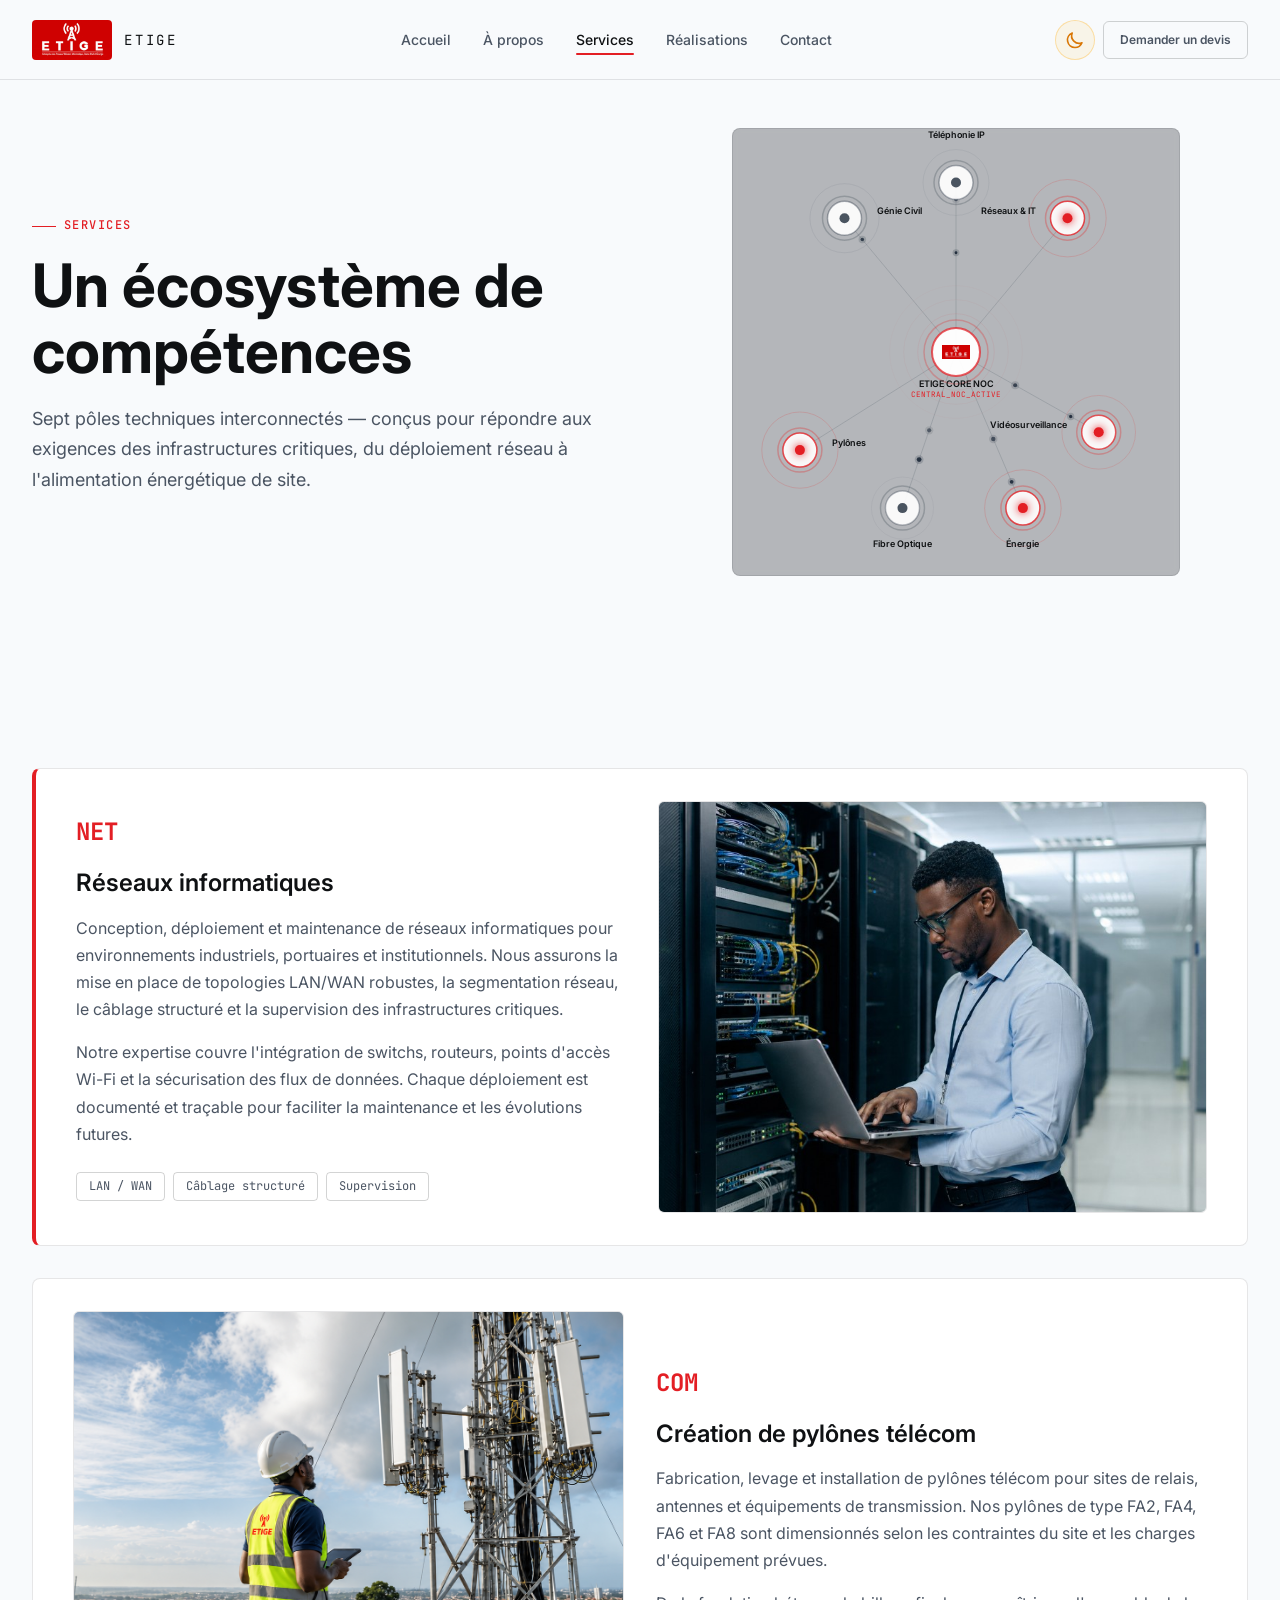
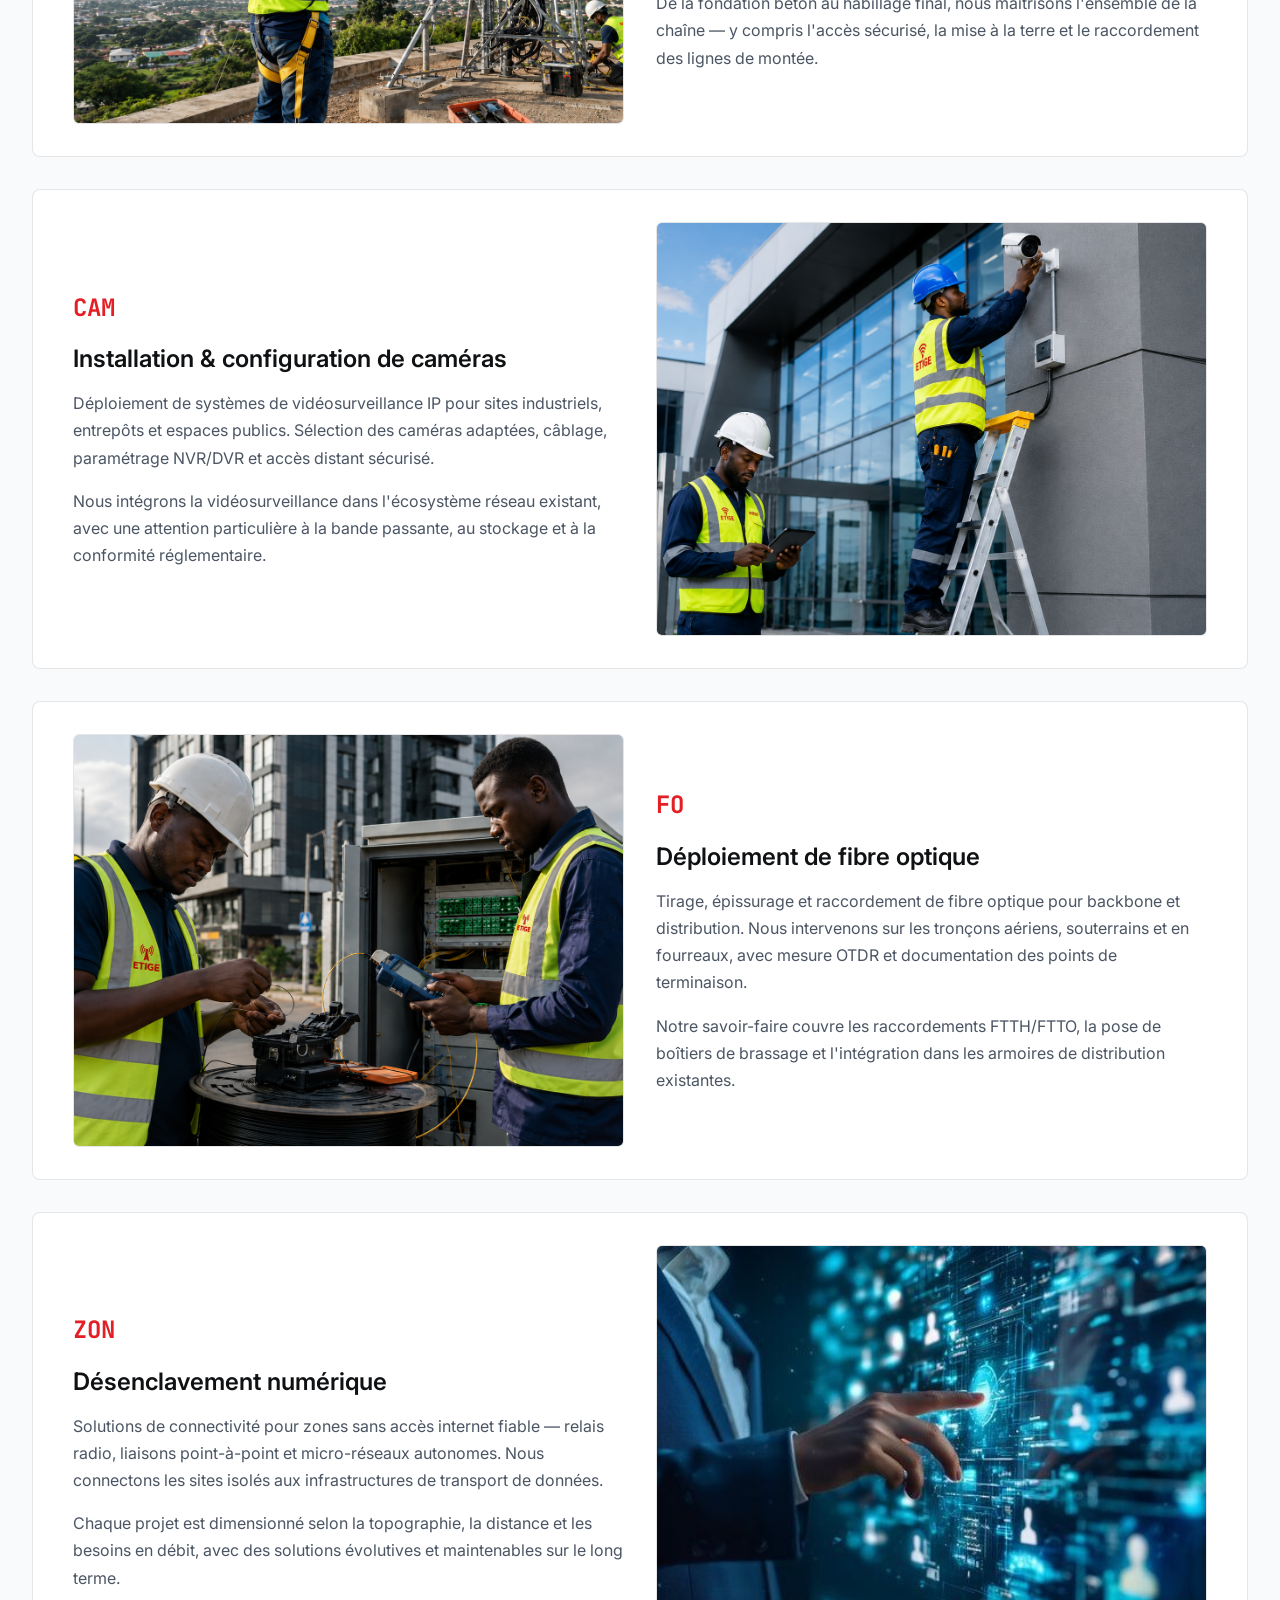
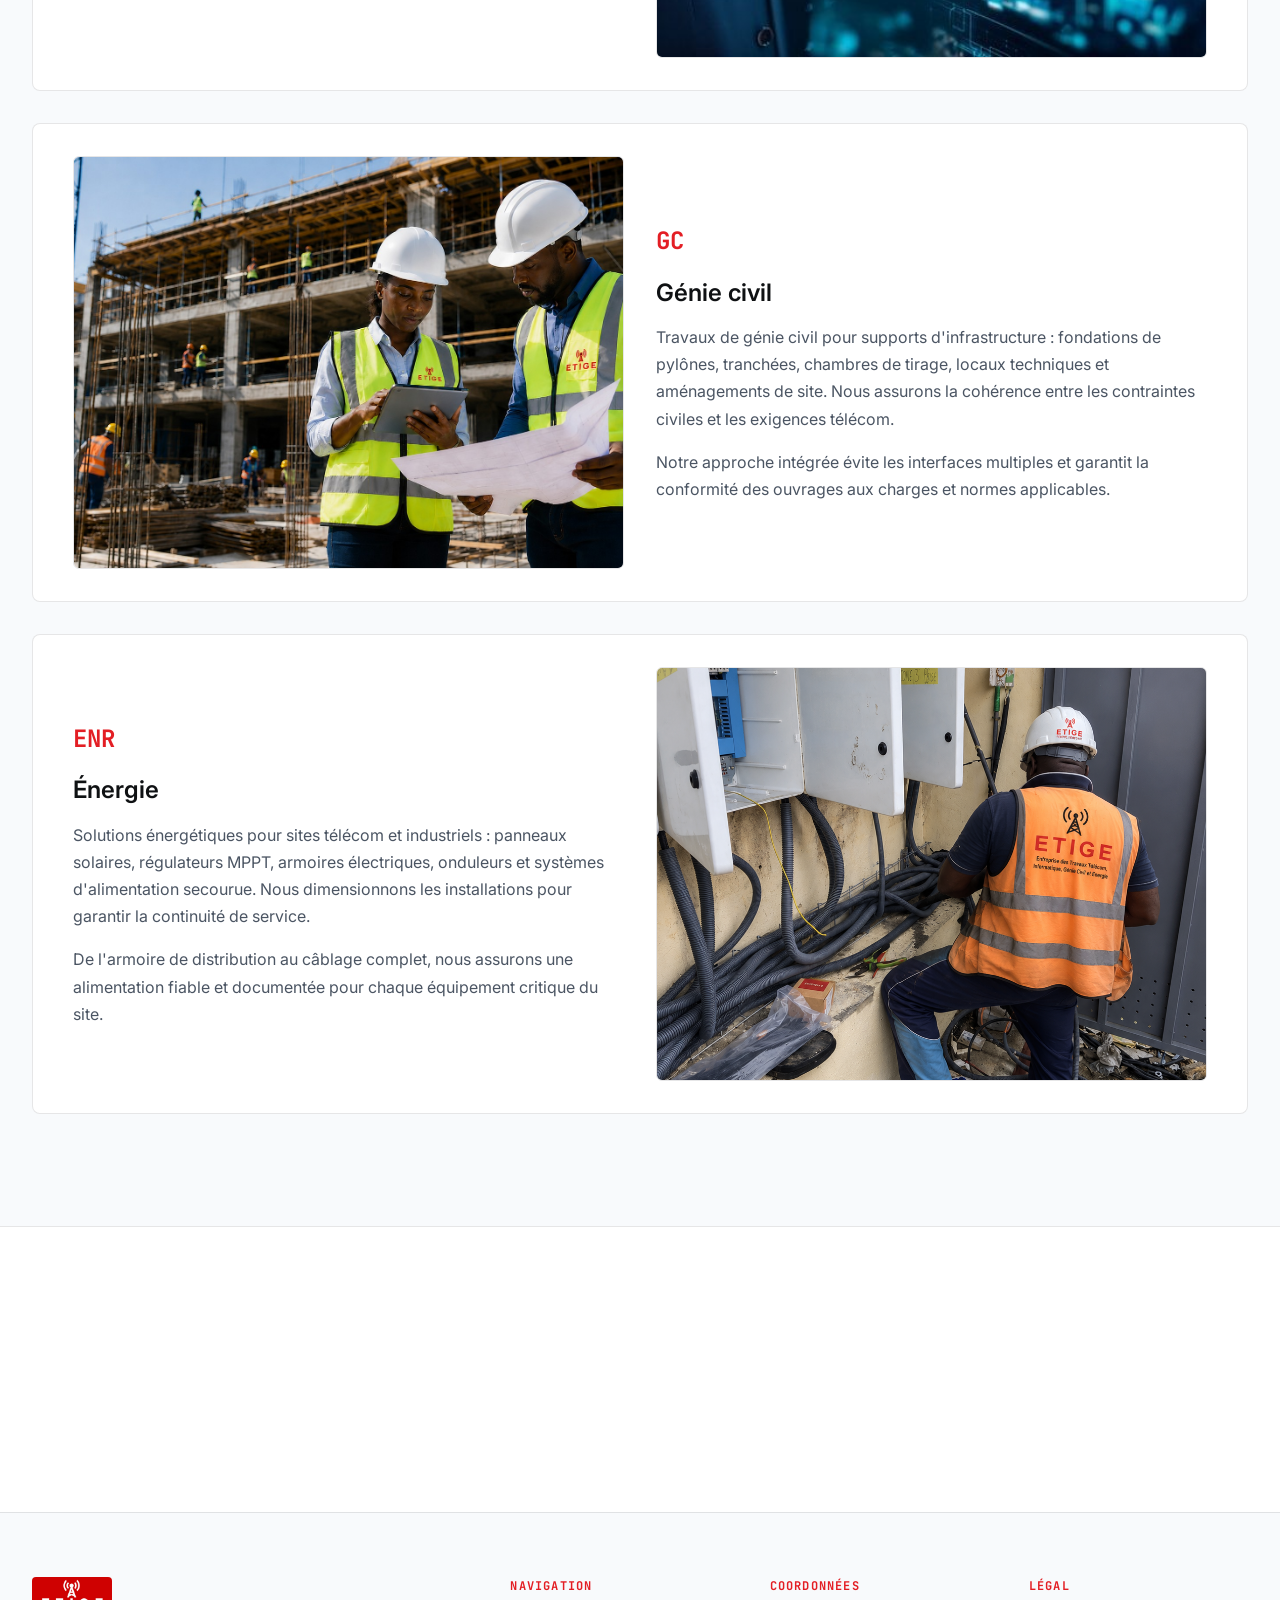
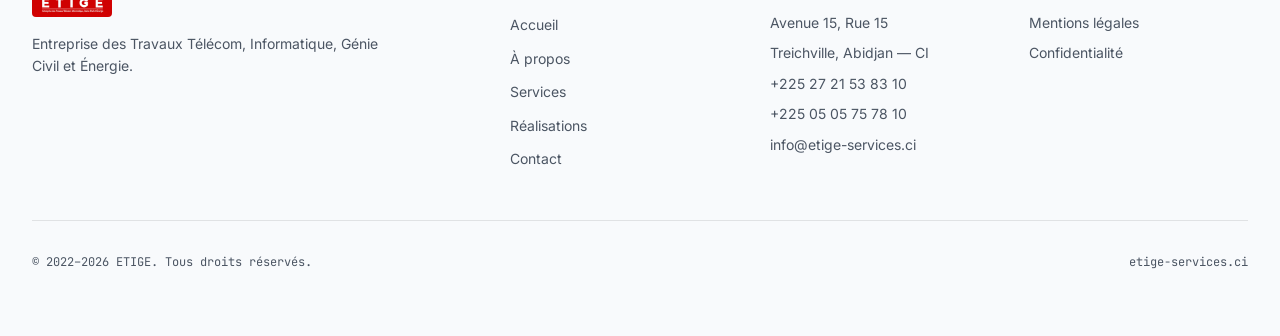
<file: services.html>
<!DOCTYPE html>
<html lang="fr">
<head>
  <meta charset="UTF-8">
  <meta name="viewport" content="width=device-width, initial-scale=1.0">
  <meta name="description" content="Les 7 pôles de compétence ETIGE : réseaux, pylônes, caméras, fibre optique, désenclavement numérique, génie civil et énergie.">
  <title>Services — ETIGE | 7 pôles de compétence</title>

  <link rel="icon" type="image/png" href="assets/favicon.png">
  <link rel="preconnect" href="https://fonts.googleapis.com">
  <link rel="preconnect" href="https://fonts.gstatic.com" crossorigin>
  <link href="https://fonts.googleapis.com/css2?family=Inter:wght@400;500;600;700&family=JetBrains+Mono:wght@400;500;600&display=swap" rel="stylesheet">
  <link rel="stylesheet" href="css/main.css">
  
  <!-- Anti-flicker script : applique le thème avant le rendu de la page -->
  <script>
    (function(){
      try {
        var stored = localStorage.getItem("etige-theme");
        if (stored === "light" || stored === "dark") {
          document.documentElement.setAttribute("data-theme", stored);
        } else if (window.matchMedia("(prefers-color-scheme: light)").matches) {
          document.documentElement.setAttribute("data-theme", "light");
        }
      } catch (e) {}
    })();
  </script>
</head>
<body>

  <main id="main-content">

    <!-- ── PAGE HERO ─────────────────────────── -->
    <section class="page-hero bg-hero bg-grid" aria-labelledby="services-title">
      <div class="container">
        <div style="display:grid;gap:3rem;align-items:center;">

          <style>
            @media (min-width:1024px) { .services-hero-grid { grid-template-columns:1fr 1fr; } }
          </style>
          <div class="services-hero-grid" style="display:grid;gap:3rem;align-items:center;">

            <div class="reveal">
              <p class="label" aria-hidden="true">SERVICES</p>
              <h1 id="services-title" class="heading-1" style="margin-top:1rem;margin-bottom:1.25rem;">Un écosystème de compétences</h1>
              <p style="font-size:var(--text-lg);color:var(--color-text-muted);line-height:1.7;max-width:36rem;">
                Sept pôles techniques interconnectés — conçus pour répondre aux exigences des infrastructures critiques, du déploiement réseau à l'alimentation énergétique de site.
              </p>
            </div>

            <div class="reveal reveal--delay-2" aria-hidden="true">
              <div data-network-diagram
                   style="width:100%;aspect-ratio:1;max-width:28rem;margin-inline:auto;border-radius:var(--radius-lg);border:1px solid var(--color-border);background:rgba(26,29,33,0.3);backdrop-filter:blur(4px);">
              </div>
            </div>

          </div>
        </div>
      </div>
    </section>

    <!-- ── SERVICES DÉTAIL ────────────────────── -->
    <section class="section bg-base" aria-label="Détail des 7 pôles de compétence">
      <div class="container" style="display:flex;flex-direction:column;gap:2rem;">

        <!-- NET -->
        <article id="NET" class="card card--accent-left reveal" style="scroll-margin-top:calc(var(--header-h) + 1rem);overflow:hidden;padding:2rem 2.5rem;" aria-labelledby="service-net-title">
          <div style="display:grid;gap:2rem;align-items:center;">
            <style>@media (min-width:1024px) { #NET .service-detail-grid { grid-template-columns:1fr 1fr; } }</style>
            <div class="service-detail-grid" style="display:grid;gap:2rem;align-items:center;">
              <div>
                <span style="font-family:var(--font-mono);font-size:var(--text-2xl);font-weight:700;color:var(--color-accent);">NET</span>
                <h2 id="service-net-title" class="heading-3" style="margin-top:1rem;margin-bottom:1rem;">Réseaux informatiques</h2>
                <p style="color:var(--color-text-muted);line-height:1.7;margin-bottom:1rem;">
                  Conception, déploiement et maintenance de réseaux informatiques pour environnements industriels, portuaires et institutionnels. Nous assurons la mise en place de topologies LAN/WAN robustes, la segmentation réseau, le câblage structuré et la supervision des infrastructures critiques.
                </p>
                <p style="color:var(--color-text-muted);line-height:1.7;">
                  Notre expertise couvre l'intégration de switchs, routeurs, points d'accès Wi-Fi et la sécurisation des flux de données. Chaque déploiement est documenté et traçable pour faciliter la maintenance et les évolutions futures.
                </p>
                <ul style="display:flex;flex-wrap:wrap;gap:0.5rem;margin-top:1.5rem;">
                  <li style="padding:0.25rem 0.75rem;border:1px solid var(--color-border-md);border-radius:var(--radius-sm);font-family:var(--font-mono);font-size:var(--text-xs);color:var(--color-text-muted);">LAN / WAN</li>
                  <li style="padding:0.25rem 0.75rem;border:1px solid var(--color-border-md);border-radius:var(--radius-sm);font-family:var(--font-mono);font-size:var(--text-xs);color:var(--color-text-muted);">Câblage structuré</li>
                  <li style="padding:0.25rem 0.75rem;border:1px solid var(--color-border-md);border-radius:var(--radius-sm);font-family:var(--font-mono);font-size:var(--text-xs);color:var(--color-text-muted);">Supervision</li>
                </ul>
              </div>
              <div class="service-img" style="aspect-ratio:4/3;">
                <img src="assets/images/service-net-datacenter.png" alt="Ingénieur réseau en salle serveurs — ETIGE" loading="lazy">
              </div>
            </div>
          </div>
        </article>

        <!-- COM -->
        <article id="COM" class="card reveal" style="scroll-margin-top:calc(var(--header-h) + 1rem);overflow:hidden;padding:2rem 2.5rem;" aria-labelledby="service-com-title">
          <style>@media (min-width:1024px) { #COM .service-detail-grid { grid-template-columns:1fr 1fr; } }</style>
          <div class="service-detail-grid" style="display:grid;gap:2rem;align-items:center;">
            <div class="service-img" style="aspect-ratio:4/3;order:1;">
              <img src="assets/images/service-pyl-pylone.png" alt="Pylône télécom en installation — ETIGE" loading="lazy">
            </div>
            <div style="order:2;">
              <span style="font-family:var(--font-mono);font-size:var(--text-2xl);font-weight:700;color:var(--color-accent);">COM</span>
              <h2 id="service-com-title" class="heading-3" style="margin-top:1rem;margin-bottom:1rem;">Création de pylônes télécom</h2>
              <p style="color:var(--color-text-muted);line-height:1.7;margin-bottom:1rem;">
                Fabrication, levage et installation de pylônes télécom pour sites de relais, antennes et équipements de transmission. Nos pylônes de type FA2, FA4, FA6 et FA8 sont dimensionnés selon les contraintes du site et les charges d'équipement prévues.
              </p>
              <p style="color:var(--color-text-muted);line-height:1.7;">
                De la fondation béton au habillage final, nous maîtrisons l'ensemble de la chaîne — y compris l'accès sécurisé, la mise à la terre et le raccordement des lignes de montée.
              </p>
            </div>
          </div>
        </article>

        <!-- CAM -->
        <article id="CAM" class="card reveal" style="scroll-margin-top:calc(var(--header-h) + 1rem);overflow:hidden;padding:2rem 2.5rem;" aria-labelledby="service-cam-title">
          <style>@media (min-width:1024px) { #CAM .service-detail-grid { grid-template-columns:1fr 1fr; } }</style>
          <div class="service-detail-grid" style="display:grid;gap:2rem;align-items:center;">
            <div>
              <span style="font-family:var(--font-mono);font-size:var(--text-2xl);font-weight:700;color:var(--color-accent);">CAM</span>
              <h2 id="service-cam-title" class="heading-3" style="margin-top:1rem;margin-bottom:1rem;">Installation & configuration de caméras</h2>
              <p style="color:var(--color-text-muted);line-height:1.7;margin-bottom:1rem;">
                Déploiement de systèmes de vidéosurveillance IP pour sites industriels, entrepôts et espaces publics. Sélection des caméras adaptées, câblage, paramétrage NVR/DVR et accès distant sécurisé.
              </p>
              <p style="color:var(--color-text-muted);line-height:1.7;">
                Nous intégrons la vidéosurveillance dans l'écosystème réseau existant, avec une attention particulière à la bande passante, au stockage et à la conformité réglementaire.
              </p>
            </div>
            <div class="service-img" style="aspect-ratio:4/3;">
              <img src="assets/images/service-cam-surveillance.png" alt="Caméra de vidéosurveillance IP — ETIGE" loading="lazy">
            </div>
          </div>
        </article>

        <!-- FO -->
        <article id="FO" class="card reveal" style="scroll-margin-top:calc(var(--header-h) + 1rem);overflow:hidden;padding:2rem 2.5rem;" aria-labelledby="service-fo-title">
          <style>@media (min-width:1024px) { #FO .service-detail-grid { grid-template-columns:1fr 1fr; } }</style>
          <div class="service-detail-grid" style="display:grid;gap:2rem;align-items:center;">
            <div class="service-img" style="aspect-ratio:4/3;order:1;">
              <img src="assets/images/service-fib-fibre.png" alt="Technicien fibre optique en intervention — ETIGE" loading="lazy">
            </div>
            <div style="order:2;">
              <span style="font-family:var(--font-mono);font-size:var(--text-2xl);font-weight:700;color:var(--color-accent);">FO</span>
              <h2 id="service-fo-title" class="heading-3" style="margin-top:1rem;margin-bottom:1rem;">Déploiement de fibre optique</h2>
              <p style="color:var(--color-text-muted);line-height:1.7;margin-bottom:1rem;">
                Tirage, épissurage et raccordement de fibre optique pour backbone et distribution. Nous intervenons sur les tronçons aériens, souterrains et en fourreaux, avec mesure OTDR et documentation des points de terminaison.
              </p>
              <p style="color:var(--color-text-muted);line-height:1.7;">
                Notre savoir-faire couvre les raccordements FTTH/FTTO, la pose de boîtiers de brassage et l'intégration dans les armoires de distribution existantes.
              </p>
            </div>
          </div>
        </article>

        <!-- ZON -->
        <article id="ZON" class="card reveal" style="scroll-margin-top:calc(var(--header-h) + 1rem);overflow:hidden;padding:2rem 2.5rem;" aria-labelledby="service-zon-title">
          <style>@media (min-width:1024px) { #ZON .service-detail-grid { grid-template-columns:1fr 1fr; } }</style>
          <div class="service-detail-grid" style="display:grid;gap:2rem;align-items:center;">
            <div>
              <span style="font-family:var(--font-mono);font-size:var(--text-2xl);font-weight:700;color:var(--color-accent);">ZON</span>
              <h2 id="service-zon-title" class="heading-3" style="margin-top:1rem;margin-bottom:1rem;">Désenclavement numérique</h2>
              <p style="color:var(--color-text-muted);line-height:1.7;margin-bottom:1rem;">
                Solutions de connectivité pour zones sans accès internet fiable — relais radio, liaisons point-à-point et micro-réseaux autonomes. Nous connectons les sites isolés aux infrastructures de transport de données.
              </p>
              <p style="color:var(--color-text-muted);line-height:1.7;">
                Chaque projet est dimensionné selon la topographie, la distance et les besoins en débit, avec des solutions évolutives et maintenables sur le long terme.
              </p>
            </div>
            <div class="service-img" style="aspect-ratio:4/3;">
              <img src="assets/images/service-zon-desenclavement.jpg" alt="Antenne relais pour zone rurale — ETIGE" loading="lazy">
            </div>
          </div>
        </article>

        <!-- GC -->
        <article id="GC" class="card reveal" style="scroll-margin-top:calc(var(--header-h) + 1rem);overflow:hidden;padding:2rem 2.5rem;" aria-labelledby="service-gc-title">
          <style>@media (min-width:1024px) { #GC .service-detail-grid { grid-template-columns:1fr 1fr; } }</style>
          <div class="service-detail-grid" style="display:grid;gap:2rem;align-items:center;">
            <div class="service-img" style="aspect-ratio:4/3;order:1;">
              <img src="assets/images/service-gen-genie-civil.jpg" alt="Chantier génie civil — fondations pylône ETIGE" loading="lazy">
            </div>
            <div style="order:2;">
              <span style="font-family:var(--font-mono);font-size:var(--text-2xl);font-weight:700;color:var(--color-accent);">GC</span>
              <h2 id="service-gc-title" class="heading-3" style="margin-top:1rem;margin-bottom:1rem;">Génie civil</h2>
              <p style="color:var(--color-text-muted);line-height:1.7;margin-bottom:1rem;">
                Travaux de génie civil pour supports d'infrastructure : fondations de pylônes, tranchées, chambres de tirage, locaux techniques et aménagements de site. Nous assurons la cohérence entre les contraintes civiles et les exigences télécom.
              </p>
              <p style="color:var(--color-text-muted);line-height:1.7;">
                Notre approche intégrée évite les interfaces multiples et garantit la conformité des ouvrages aux charges et normes applicables.
              </p>
            </div>
          </div>
        </article>

        <!-- ENR -->
        <article id="ENR" class="card reveal" style="scroll-margin-top:calc(var(--header-h) + 1rem);overflow:hidden;padding:2rem 2.5rem;" aria-labelledby="service-enr-title">
          <style>@media (min-width:1024px) { #ENR .service-detail-grid { grid-template-columns:1fr 1fr; } }</style>
          <div class="service-detail-grid" style="display:grid;gap:2rem;align-items:center;">
            <div>
              <span style="font-family:var(--font-mono);font-size:var(--text-2xl);font-weight:700;color:var(--color-accent);">ENR</span>
              <h2 id="service-enr-title" class="heading-3" style="margin-top:1rem;margin-bottom:1rem;">Énergie</h2>
              <p style="color:var(--color-text-muted);line-height:1.7;margin-bottom:1rem;">
                Solutions énergétiques pour sites télécom et industriels : panneaux solaires, régulateurs MPPT, armoires électriques, onduleurs et systèmes d'alimentation secourue. Nous dimensionnons les installations pour garantir la continuité de service.
              </p>
              <p style="color:var(--color-text-muted);line-height:1.7;">
                De l'armoire de distribution au câblage complet, nous assurons une alimentation fiable et documentée pour chaque équipement critique du site.
              </p>
            </div>
            <div class="service-img" style="aspect-ratio:4/3;">
              <img src="assets/images/armoires-electriques.png" alt="Technicien ETIGE intervenant sur des armoires électriques" loading="lazy">
            </div>
          </div>
        </article>

      </div>
    </section>

    <!-- ── CTA ────────────────────────────────── -->
    <section class="section--sm border-top bg-raised" aria-labelledby="services-cta-title">
      <div class="container" style="text-align:center;" class="reveal">
        <h2 id="services-cta-title" class="heading-3 reveal" style="margin-bottom:1rem;">Un projet multi-pôles ?</h2>
        <p style="color:var(--color-text-muted);margin-bottom:2rem;max-width:36rem;margin-inline:auto;" class="reveal">
          Contactez-nous pour une étude technique adaptée à vos contraintes de site.
        </p>
        <div style="display:flex;flex-wrap:wrap;gap:1rem;justify-content:center;" class="reveal">
          <a href="contact.html" class="btn btn-primary">Nous contacter</a>
          <a href="realisations.html" class="btn btn-outline">Voir nos réalisations</a>
        </div>
      </div>
    </section>

  </main>

  <script src="js/network-diagram.js"></script>
  <script src="js/components.js"></script>
  <script src="js/main.js"></script>
</body>
</html>
</file>
<file: css/main.css>
/* ═══════════════════════════════════════════════════════════════
   ETIGE — Design System
   Architecture CSS modulaire, tokens centralisés, composants purs.
   Pas de dépendances externes sauf Google Fonts.
   ═══════════════════════════════════════════════════════════════ */

/* ─────────────────────────────────────────────────────────────
   1. TOKENS — Variables CSS globales
   ───────────────────────────────────────────────────────────── */
:root {
  /* Palette */
  --color-bg-base:    #0f1113;
  --color-bg-raised:  #1a1d21;
  --color-bg-overlay: #252930;
  --color-accent:     #e31e24;
  --color-accent-dk:  #c9191f;
  --color-text:       #f4f4f5;
  --color-text-muted: #9ca3af;
  --color-border:     rgba(244, 244, 245, 0.08);
  --color-border-md:  rgba(244, 244, 245, 0.12);

  /* Glow & UI */
  --glow-accent:      rgba(227, 30, 36, 0.35);
  --glow-accent-sm:   rgba(227, 30, 36, 0.18);
  --color-header-bg:  rgba(15, 17, 19, 0.80);
  --color-header-on:  rgba(15, 17, 19, 0.95);

  /* Typographie */
  --font-sans: "Inter", system-ui, sans-serif;
  --font-mono: "JetBrains Mono", ui-monospace, monospace;

  --text-xs:   0.75rem;    /* 12px */
  --text-sm:   0.875rem;   /* 14px */
  --text-base: 1rem;       /* 16px */
  --text-lg:   1.125rem;   /* 18px */
  --text-xl:   1.25rem;    /* 20px */
  --text-2xl:  1.5rem;     /* 24px */
  --text-3xl:  1.875rem;   /* 30px */
  --text-4xl:  2.25rem;    /* 36px */
  --text-5xl:  3rem;       /* 48px */
  --text-6xl:  3.75rem;    /* 60px */

  /* Espacement (scale 4px) */
  --space-1:  0.25rem;
  --space-2:  0.5rem;
  --space-3:  0.75rem;
  --space-4:  1rem;
  --space-5:  1.25rem;
  --space-6:  1.5rem;
  --space-8:  2rem;
  --space-10: 2.5rem;
  --space-12: 3rem;
  --space-16: 4rem;
  --space-20: 5rem;
  --space-24: 6rem;
  --space-28: 7rem;
  --space-32: 8rem;

  /* Radii */
  --radius-sm: 0.25rem;
  --radius-md: 0.375rem;
  --radius-lg: 0.5rem;
  --radius-xl: 0.75rem;

  /* Transitions */
  --transition-fast: 180ms ease-out;
  --transition-base: 280ms ease-out;
  --transition-slow: 500ms ease-out;

  /* Layout */
  --container-max: 80rem;   /* 1280px */
  --container-px:  1.25rem;
  --header-h:      4.5rem;  /* 72px — recalculé en JS */
}

@media (min-width: 640px) {
  :root {
    --container-px: 1.5rem;
  }
}

@media (min-width: 1024px) {
  :root {
    --header-h:     5rem;   /* 80px */
    --container-px: 2rem;
  }
}

/* ── Thème SOMBRE explicite (défaut, mais aussi forcé via JS) ── */
:root,
:root[data-theme="dark"] {
  --color-bg-base:    #0f1113;
  --color-bg-raised:  #1a1d21;
  --color-bg-overlay: #252930;
  --color-text:       #f4f4f5;
  --color-text-muted: #9ca3af;
  --color-border:     rgba(244, 244, 245, 0.08);
  --color-border-md:  rgba(244, 244, 245, 0.12);
  --glow-accent:      rgba(227, 30, 36, 0.35);
  --glow-accent-sm:   rgba(227, 30, 36, 0.18);
  --color-header-bg:  rgba(15, 17, 19, 0.85);
  --color-header-on:  rgba(15, 17, 19, 0.97);
}

/* ── Thème CLAIR ── */
:root[data-theme="light"] {
  --color-bg-base:    #f8fafc;
  --color-bg-raised:  #ffffff;
  --color-bg-overlay: #e8edf3;
  --color-text:       #0f1113;
  --color-text-muted: #4b5563;
  --color-border:     rgba(15, 17, 19, 0.10);
  --color-border-md:  rgba(15, 17, 19, 0.18);
  --glow-accent:      rgba(227, 30, 36, 0.15);
  --glow-accent-sm:   rgba(227, 30, 36, 0.08);
  --color-header-bg:  rgba(248, 250, 252, 0.90);
  --color-header-on:  rgba(248, 250, 252, 0.99);
}


/* ─────────────────────────────────────────────────────────────
   2. RESET & BASE
   ───────────────────────────────────────────────────────────── */
*,
*::before,
*::after {
  box-sizing: border-box;
  margin: 0;
  padding: 0;
}

html {
  font-size: 16px;
  scroll-behavior: smooth;
  -webkit-text-size-adjust: 100%;
  overflow-x: hidden;
}

body {
  font-family: var(--font-sans);
  font-size: var(--text-base);
  line-height: 1.6;
  color: var(--color-text);
  background-color: var(--color-bg-base);
  -webkit-font-smoothing: antialiased;
  -moz-osx-font-smoothing: grayscale;
  transition: background-color 0.4s ease, color 0.3s ease;
  overflow-x: hidden;
}

img,
video,
svg {
  display: block;
  max-width: 100%;
}

a {
  color: inherit;
  text-decoration: none;
}

ul,
ol {
  list-style: none;
}

button {
  font-family: inherit;
  cursor: pointer;
  background: none;
  border: none;
}

::selection {
  background: var(--color-accent);
  color: var(--color-text);
}

/* Custom scrollbar */
::-webkit-scrollbar       { width: 6px; }
::-webkit-scrollbar-track { background: var(--color-bg-base); }
::-webkit-scrollbar-thumb { background: var(--color-bg-overlay); border-radius: 3px; }
::-webkit-scrollbar-thumb:hover { background: var(--color-accent); }


/* ─────────────────────────────────────────────────────────────
   3. SKIP LINK (accessibilité)
   ───────────────────────────────────────────────────────────── */
.skip-link {
  position: absolute;
  top: -100%;
  left: var(--space-4);
  z-index: 9999;
  padding: var(--space-3) var(--space-6);
  background: var(--color-accent);
  color: var(--color-text);
  font-size: var(--text-sm);
  font-weight: 600;
  border-radius: var(--radius-md);
  transition: top var(--transition-fast);
}
.skip-link:focus {
  top: var(--space-4);
}


/* ─────────────────────────────────────────────────────────────
   4. LAYOUT UTILITAIRES
   ───────────────────────────────────────────────────────────── */
.container {
  width: 100%;
  max-width: var(--container-max);
  margin-inline: auto;
  padding-inline: var(--container-px);
}

.sr-only {
  position: absolute;
  width: 1px;
  height: 1px;
  overflow: hidden;
  clip: rect(0, 0, 0, 0);
  white-space: nowrap;
}


/* ─────────────────────────────────────────────────────────────
   5. DÉCORATION — Arrière-plans & effets visuels
   ───────────────────────────────────────────────────────────── */

/* Grille technique (points) */
.bg-grid {
  background-image:
    linear-gradient(var(--color-border) 1px, transparent 1px),
    linear-gradient(90deg, var(--color-border) 1px, transparent 1px);
  background-size: 48px 48px;
}

/* Gradient héroïque */
.bg-hero {
  background: var(--color-bg-base);
}

/* Effet glassmorphisme */
.glass {
  background: var(--color-header-bg);
  backdrop-filter: blur(12px);
  -webkit-backdrop-filter: blur(12px);
}


/* ─────────────────────────────────────────────────────────────
   6. TYPOGRAPHIE
   ───────────────────────────────────────────────────────────── */
.label {
  display: inline-flex;
  align-items: center;
  gap: var(--space-2);
  font-family: var(--font-mono);
  font-size: var(--text-xs);
  font-weight: 500;
  letter-spacing: 0.12em;
  text-transform: uppercase;
  color: var(--color-accent);
}
.label::before {
  content: "";
  display: block;
  width: 1.5rem;
  height: 1px;
  background: var(--color-accent);
  flex-shrink: 0;
}
.label--center {
  justify-content: center;
}
.label--center::before {
  display: none;
}

.heading-1 {
  font-size: clamp(var(--text-3xl), 6vw, var(--text-6xl));
  font-weight: 700;
  line-height: 1.1;
  overflow-wrap: break-word;
  word-wrap: break-word;
}
.heading-2 {
  font-size: clamp(var(--text-2xl), 4vw, var(--text-4xl));
  font-weight: 700;
  line-height: 1.2;
  overflow-wrap: break-word;
  word-wrap: break-word;
}
.heading-3 { font-size: var(--text-2xl); font-weight: 600; line-height: 1.3; }
.heading-4 { font-size: var(--text-xl);  font-weight: 600; line-height: 1.4; }

.text-accent { color: var(--color-accent); }
.text-muted  { color: var(--color-text-muted); }
.text-mono   { font-family: var(--font-mono); }

/* Témoignages clients */
.testimonials-grid {
  display: grid;
  grid-template-columns: 1fr;
  gap: var(--space-5);
}
.testimonial-card {
  position: relative;
  display: flex;
  flex-direction: column;
  min-height: 100%;
  padding: var(--space-8);
  background: var(--color-bg-raised);
  border: 1px solid var(--color-border);
  border-top: 2px solid var(--color-accent);
  border-radius: var(--radius-md);
  transition: border-color var(--transition-base), transform var(--transition-base);
}
.testimonial-card:hover {
  border-color: var(--color-accent);
  transform: translateY(-3px);
}
.testimonial-card__mark {
  color: var(--color-accent);
  font-family: Georgia, serif;
  font-size: 3.5rem;
  line-height: 0.8;
  margin-bottom: var(--space-4);
}
.testimonial-card blockquote {
  flex: 1;
  color: var(--color-text);
  font-size: var(--text-lg);
  line-height: 1.7;
}
.testimonial-card footer {
  display: grid;
  gap: var(--space-1);
  margin-top: var(--space-6);
  padding-top: var(--space-4);
  border-top: 1px solid var(--color-border);
}
.testimonial-card footer strong {
  font-size: var(--text-sm);
}
.testimonial-card footer span {
  color: var(--color-text-muted);
  font-family: var(--font-mono);
  font-size: var(--text-xs);
}
@media (min-width: 640px) {
  .testimonials-grid { grid-template-columns: repeat(2, 1fr); }
}


/* ─────────────────────────────────────────────────────────────
   7. BOUTONS
   ───────────────────────────────────────────────────────────── */
.btn {
  display: inline-flex;
  align-items: center;
  justify-content: center;
  gap: var(--space-2);
  padding: 0.875rem 1.75rem;
  font-family: var(--font-sans);
  font-size: var(--text-sm);
  font-weight: 600;
  border-radius: var(--radius-md);
  border: 1px solid transparent;
  transition:
    background   var(--transition-base),
    color        var(--transition-base),
    border-color var(--transition-base),
    box-shadow   var(--transition-base),
    transform    var(--transition-base);
  white-space: nowrap;
}
.btn:focus-visible {
  outline: 2px solid var(--color-accent);
  outline-offset: 3px;
}

/* Variante primaire */
.btn-primary {
  background: var(--color-accent);
  color: var(--color-text);
}
.btn-primary:hover {
  background: var(--color-accent-dk);
  box-shadow: 0 0 24px var(--glow-accent);
  transform: translateY(-1px);
}

/* Variante outline (secondaire) */
.btn-outline {
  background: transparent;
  color: var(--color-text-muted);
  border-color: var(--color-border-md);
}
.btn-outline:hover {
  color: var(--color-text);
  border-color: rgba(227, 30, 36, 0.45);
  box-shadow: 0 0 16px var(--glow-accent-sm);
}

/* Taille petite */
.btn-sm {
  padding: 0.5rem 1rem;
  font-size: var(--text-xs);
}

/* Bouton Icône (Theme toggle) */
.btn-icon {
  display: inline-flex;
  align-items: center;
  justify-content: center;
  width: 2.5rem;
  height: 2.5rem;
  border-radius: 50%;
  border: 1px solid var(--color-border-md);
  color: var(--color-text-muted);
  background: transparent;
  transition: all var(--transition-base);
  flex-shrink: 0;
  position: relative;
  overflow: hidden;
}
.btn-icon:hover {
  color: var(--color-accent);
  border-color: rgba(227, 30, 36, 0.40);
  background: rgba(227, 30, 36, 0.06);
  box-shadow: 0 0 12px rgba(227, 30, 36, 0.20);
}
.btn-icon svg {
  transition: transform 0.4s cubic-bezier(0.34, 1.56, 0.64, 1),
              opacity 0.25s ease;
}
.btn-icon:hover svg {
  transform: rotate(20deg) scale(1.1);
}

/* Indicateur de thème actif */
:root[data-theme="light"] .btn-icon {
  background: rgba(255, 180, 0, 0.08);
  border-color: rgba(255, 165, 0, 0.30);
  color: #d97706;
}
:root[data-theme="light"] .btn-icon:hover {
  background: rgba(255, 165, 0, 0.14);
  box-shadow: 0 0 14px rgba(255, 165, 0, 0.25);
}


/* ─────────────────────────────────────────────────────────────
   8. CARTES
   ───────────────────────────────────────────────────────────── */
.card {
  background: var(--color-bg-raised);
  border: 1px solid var(--color-border);
  border-radius: var(--radius-lg);
  transition:
    background-color var(--transition-base),
    border-color var(--transition-base),
    box-shadow   var(--transition-base),
    transform    var(--transition-base);
}
.card:hover {
  border-color: rgba(227, 30, 36, 0.35);
  box-shadow: 0 8px 32px rgba(0, 0, 0, 0.4), 0 0 0 1px rgba(227, 30, 36, 0.1);
  transform: translateY(-2px);
}

/* Accent gauche */
.card--accent-left {
  border-left: 4px solid var(--color-accent);
}

/* Effet glow au survol uniquement */
.card--glow:hover {
  box-shadow:
    0 0 0 1px rgba(227, 30, 36, 0.45),
    0 0 28px var(--glow-accent);
}


/* ─────────────────────────────────────────────────────────────
   9. IMAGES — Recadrage et galerie
   ───────────────────────────────────────────────────────────── */
.img-cover {
  width: 100%;
  height: 100%;
  object-fit: cover;
  transition: transform var(--transition-slow);
}
.img-wrap {
  overflow: hidden;
  border-radius: var(--radius-lg);
  border: 1px solid var(--color-border);
}
.img-wrap:hover .img-cover {
  transform: scale(1.04);
}

/* Recadrage pour cacher les métadonnées EXIF en bas */
.img-crop {
  overflow: hidden;
}
.img-crop .img-cover {
  height: 115%;
  object-position: center top;
  transform: translateY(-5%);
}
.img-crop:hover .img-cover {
  transform: translateY(-5%) scale(1.03);
}

/* Recadrage depuis le haut */
.img-crop-top .img-cover {
  height: 110%;
  object-position: center 15%;
}


/* ─────────────────────────────────────────────────────────────
   10. HEADER
   ───────────────────────────────────────────────────────────── */
#site-header {
  position: fixed;
  top: 0;
  left: 0;
  right: 0;
  z-index: 100;
  height: var(--header-h);
  background: var(--color-header-bg);
  backdrop-filter: blur(12px);
  -webkit-backdrop-filter: blur(12px);
  border-bottom: 1px solid var(--color-border);
  transition: background var(--transition-base), border-color var(--transition-base);
}
#site-header.scrolled {
  background: var(--color-header-on);
  border-bottom-color: rgba(227, 30, 36, 0.15);
}

.header-inner {
  display: flex;
  align-items: center;
  justify-content: space-between;
  height: var(--header-h);
  gap: var(--space-6);
}

/* Logo */
.logo-header {
  display: flex;
  align-items: center;
  gap: var(--space-3);
  flex-shrink: 0;
}
.logo-header img {
  height: 2.5rem;
  width: auto;
  border-radius: var(--radius-sm);
}
.logo-name {
  font-family: var(--font-mono);
  font-size: var(--text-sm);
  color: var(--color-text);
  letter-spacing: 0.2em;
  display: none;
}
@media (min-width: 640px) {
  .logo-name { display: block; }
}

/* Navigation desktop */
.nav-desktop {
  display: none;
  align-items: center;
  gap: var(--space-8);
  margin-inline: auto;
}
@media (min-width: 850px) {
  .nav-desktop { display: flex; }
}

.nav-link {
  position: relative;
  font-size: var(--text-sm);
  font-weight: 500;
  color: var(--color-text-muted);
  transition: color var(--transition-base);
}
.nav-link:hover,
.nav-link.active {
  color: var(--color-text);
}
.nav-link.active::after {
  content: "";
  position: absolute;
  bottom: -4px;
  left: 0;
  right: 0;
  height: 2px;
  background: var(--color-accent);
  border-radius: 1px;
}
.nav-link:focus-visible {
  outline: 2px solid var(--color-accent);
  outline-offset: 4px;
  border-radius: 2px;
}

/* CTA header */
.header-cta {
  display: flex;
  align-items: center;
  gap: 0.5rem;
  margin-left: auto; /* Pousse vers la droite à côté du menu burger */
}
.header-cta .btn {
  display: none; /* Masqué sur mobile */
}
@media (min-width: 850px) {
  .header-cta { margin-left: 0; }
  .header-cta .btn { display: inline-flex; }
}

/* Bouton hamburger */
.menu-toggle {
  display: flex;
  align-items: center;
  justify-content: center;
  padding: var(--space-2);
  color: var(--color-text-muted);
  border-radius: var(--radius-md);
  transition: color var(--transition-base), background var(--transition-base);
}
.menu-toggle:hover {
  color: var(--color-text);
  background: rgba(244, 244, 245, 0.05);
}
.menu-toggle svg {
  width: 1.5rem;
  height: 1.5rem;
}
.menu-toggle .icon-close { display: none; }
.menu-toggle[aria-expanded="true"] .icon-menu  { display: none; }
.menu-toggle[aria-expanded="true"] .icon-close { display: block; }

@media (min-width: 850px) {
  .menu-toggle { display: none; }
}


/* ─────────────────────────────────────────────────────────────
   11. MENU MOBILE
   ───────────────────────────────────────────────────────────── */
.mobile-menu {
  position: fixed;
  inset: 0;
  z-index: 200;
  pointer-events: none;
  opacity: 0;
  overflow: hidden;
  transition: opacity var(--transition-base);
}
.mobile-menu.open {
  pointer-events: auto;
  opacity: 1;
}

.mobile-menu__backdrop {
  position: absolute;
  inset: 0;
  background: rgba(0, 0, 0, 0.6);
}

.mobile-menu__panel {
  position: absolute;
  top: 0;
  right: 0;
  bottom: 0;
  width: 18rem;
  max-width: 80vw;
  background: var(--color-bg-raised);
  border-left: 1px solid var(--color-border);
  padding: var(--space-6);
  display: flex;
  flex-direction: column;
  gap: 0;
  transform: translateX(100%);
  transition: transform var(--transition-base);
  overflow-y: auto;
  -webkit-overflow-scrolling: touch;
}
.mobile-menu.open .mobile-menu__panel {
  transform: translateX(0);
}

.mobile-menu__header {
  display: flex;
  justify-content: space-between;
  align-items: center;
  margin-bottom: var(--space-8);
}
.mobile-menu__label {
  font-family: var(--font-mono);
  font-size: var(--text-xs);
  color: var(--color-accent);
  letter-spacing: 0.1em;
}
.mobile-menu__close {
  padding: var(--space-2);
  color: var(--color-text-muted);
  border-radius: var(--radius-md);
  transition: color var(--transition-base);
}
.mobile-menu__close:hover { color: var(--color-text); }
.mobile-menu__close svg  { width: 1.25rem; height: 1.25rem; }

.mobile-nav-link {
  display: block;
  padding-block: var(--space-4);
  border-bottom: 1px solid var(--color-border);
  font-size: var(--text-base);
  font-weight: 500;
  color: var(--color-text-muted);
  transition: color var(--transition-base), padding-left var(--transition-base);
}
.mobile-nav-link:hover,
.mobile-nav-link.active {
  color: var(--color-text);
  padding-left: var(--space-3);
}
.mobile-nav-link.active {
  color: var(--color-accent);
}
.mobile-menu .btn-primary {
  margin-top: auto;
  text-align: center;
}

@media (min-width: 1024px) {
  .mobile-menu { display: none; }
}


/* ─────────────────────────────────────────────────────────────
   12. SECTION HERO
   ───────────────────────────────────────────────────────────── */
.hero {
  position: relative;
  min-height: 100svh;
  display: flex;
  flex-direction: column;
  justify-content: center;
  padding-top: var(--header-h);
  overflow: hidden;
}

.hero__diagram {
  position: absolute;
  inset: 0;
  pointer-events: none;
}

.hero__content {
  position: relative;
  padding-block: var(--space-12) var(--space-6);
}
.hero__text-block {
  max-width: 52rem;
  min-width: 0;
  width: 100%;
}

/* Wrapper pleine largeur pour le diagramme */
.hero__diagram-full {
  width: 100%;
  max-width: 100%;
  padding: 0 var(--container-px) var(--space-10);
  box-sizing: border-box;
}
@media (min-width: 1024px) {
  .hero__diagram-full { padding: 0 var(--space-10) var(--space-12); }
}

.hero__grid {
  display: grid;
  gap: var(--space-10);
}

.hero__kpis {
  display: flex;
  flex-wrap: wrap;
  gap: var(--space-6);
  margin-top: var(--space-10);
  font-family: var(--font-mono);
  font-size: var(--text-xs);
  color: var(--color-text-muted);
}
.hero__kpis .accent { color: var(--color-accent); }

.hero__diagram-box {
  position: relative;
  width: 100%;
  aspect-ratio: 21/9;
}
@media (max-width: 768px) {
  .hero__diagram-box { aspect-ratio: 16/9; }
}
.hero__diagram-canvas {
  width: 100%;
  height: 100%;
  border-radius: var(--radius-lg);
  border: 1px solid rgba(227,30,36,0.28);
  background: rgba(10, 11, 14, 0.92);
  backdrop-filter: blur(8px);
  box-shadow:
    0 0 60px rgba(227,30,36,0.10),
    0 0 120px rgba(227,30,36,0.04),
    inset 0 0 80px rgba(0,0,0,0.5);
  transition: background 0.4s ease, border-color 0.4s ease, box-shadow 0.4s ease;
}

/* Canvas en mode clair */
:root[data-theme="light"] .hero__diagram-canvas {
  background: rgba(230, 235, 245, 0.72);
  border: 1px solid rgba(15, 17, 19, 0.12);
  box-shadow:
    0 4px 30px rgba(0,0,0,0.08),
    0 0 40px rgba(227,30,36,0.06);
}
.hero__chip {
  position: absolute;
  padding: var(--space-3) var(--space-4);
  font-family: var(--font-mono);
  font-size: var(--text-xs);
  color: var(--color-text-muted);
}
.hero__chip--tl { top: -1rem; right: 0; }
.hero__chip--br { bottom: -1rem; left: 0; }

@media (max-width: 639px) {
  .hero {
    min-height: auto;
    padding-bottom: var(--space-6);
  }

  .hero__content {
    padding-block: var(--space-8) var(--space-4);
  }

  .hero__kpis {
    gap: var(--space-4);
    margin-top: var(--space-6);
  }

  .hero__chip {
    position: relative;
    top: auto;
    right: auto;
    bottom: auto;
    left: auto;
    display: inline-flex;
    margin-top: var(--space-3);
  }

  .hero__diagram-box {
    display: flex;
    flex-direction: column;
    aspect-ratio: auto;
  }

  .hero__diagram-canvas {
    aspect-ratio: 4/3;
    min-height: 320px;
  }

  .hero__chip--tl,
  .hero__chip--br {
    align-self: flex-start;
  }

  .btn {
    white-space: normal;
    text-align: center;
  }
}


/* ─────────────────────────────────────────────────────────────
   13. BAND DE CRÉDIBILITÉ
   ───────────────────────────────────────────────────────────── */
.credibility-band {
  padding-block: var(--space-6);
  background: var(--color-bg-raised);
  border-top:    1px solid var(--color-border);
  border-bottom: 1px solid var(--color-border);
}
.credibility-band__inner {
  display: flex;
  flex-wrap: wrap;
  justify-content: center;
  align-items: center;
  gap: var(--space-6);
  text-align: center;
}
.credibility-band__badge {
  display: flex;
  align-items: center;
  gap: var(--space-3);
}
.credibility-band__icon {
  flex-shrink: 0;
  width: 2.5rem;
  height: 2.5rem;
  border-radius: var(--radius-sm);
  border: 1px solid rgba(227, 30, 36, 0.3);
  display: flex;
  align-items: center;
  justify-content: center;
  color: var(--color-accent);
}
.credibility-band__icon svg { width: 1.25rem; height: 1.25rem; }
.credibility-band__sep {
  display: none;
  color: rgba(244, 244, 245, 0.2);
  font-size: var(--text-xl);
}
@media (min-width: 768px) {
  .credibility-band__sep { display: block; }
}


/* ─────────────────────────────────────────────────────────────
   14. GRILLE DES PÔLES (index)
   ───────────────────────────────────────────────────────────── */
.poles-grid {
  display: grid;
  gap: var(--space-5);
  grid-template-columns: 1fr;
}
@media (min-width: 640px)  { .poles-grid { grid-template-columns: 1fr 1fr; } }
@media (min-width: 1024px) { .poles-grid { grid-template-columns: repeat(4, 1fr); } }

/* Carte pôle vedette — 2 colonnes */
.pole-featured {
  grid-column: span 2;
}
@media (max-width: 639px) {
  .pole-featured { grid-column: span 1; }
}

.pole-featured__inner {
  display: grid;
  height: 100%;
}
@media (min-width: 1024px) {
  .pole-featured__inner { grid-template-columns: 1fr 1fr; }
}

.pole-card__code {
  font-family: var(--font-mono);
  font-size: var(--text-lg);
  font-weight: 700;
  color: var(--color-accent);
}
.pole-card__code-sm {
  font-family: var(--font-mono);
  font-size: var(--text-sm);
  font-weight: 600;
  color: var(--color-accent);
}
.pole-card__detail-link {
  display: inline-flex;
  align-items: center;
  gap: var(--space-1);
  margin-top: var(--space-4);
  font-family: var(--font-mono);
  font-size: var(--text-xs);
  color: var(--color-accent);
  transition: text-decoration var(--transition-fast);
}
.pole-card__detail-link:hover { text-decoration: underline; }

/* Image dans les cartes de service */
.service-img {
  overflow: hidden;
  border-radius: var(--radius-md);
  border: 1px solid var(--color-border);
}
.service-img img {
  width: 100%;
  height: 100%;
  object-fit: cover;
  transition: transform var(--transition-slow);
}
.service-img:hover img { transform: scale(1.03); }


/* ─────────────────────────────────────────────────────────────
   15. GALERIE (réalisations)
   ───────────────────────────────────────────────────────────── */
.gallery-grid {
  display: grid;
  gap: var(--space-6);
  grid-template-columns: 1fr;
}
@media (min-width: 640px)  { .gallery-grid { grid-template-columns: 1fr 1fr; } }
@media (min-width: 1024px) { .gallery-grid { grid-template-columns: repeat(3, 1fr); } }

.gallery-item {
  transition: opacity 0.35s ease, transform 0.35s ease;
}
.gallery-item.hidden {
  display: none;
}

/* Filtres */
.filter-bar {
  display: flex;
  flex-wrap: wrap;
  gap: var(--space-2);
  justify-content: center;
}
.filter-btn {
  font-family: var(--font-mono);
  font-size: var(--text-xs);
  letter-spacing: 0.05em;
  padding: 0.5rem 1rem;
  border: 1px solid var(--color-border-md);
  border-radius: var(--radius-sm);
  color: var(--color-text-muted);
  background: transparent;
  cursor: pointer;
  transition: all var(--transition-base);
}
.filter-btn:hover,
.filter-btn.active {
  color: var(--color-text);
  border-color: var(--color-accent);
  background: rgba(227, 30, 36, 0.1);
  box-shadow: 0 0 12px rgba(227, 30, 36, 0.2);
}
.filter-btn:focus-visible {
  outline: 2px solid var(--color-accent);
  outline-offset: 3px;
}


/* ─────────────────────────────────────────────────────────────
   16. FORMULAIRE
   ───────────────────────────────────────────────────────────── */
.form-group {
  display: flex;
  flex-direction: column;
  gap: var(--space-2);
}

.form-label {
  font-family: var(--font-mono);
  font-size: var(--text-xs);
  letter-spacing: 0.08em;
  text-transform: uppercase;
  color: var(--color-text-muted);
}

.form-input {
  width: 100%;
  padding: 0.875rem 1rem;
  background: var(--color-bg-raised);
  border: 1px solid var(--color-border-md);
  border-radius: var(--radius-md);
  color: var(--color-text);
  font-family: var(--font-sans);
  font-size: var(--text-sm);
  transition: border-color var(--transition-base), box-shadow var(--transition-base);
}
.form-input:focus {
  outline: none;
  border-color: rgba(227, 30, 36, 0.5);
  box-shadow: 0 0 0 3px rgba(227, 30, 36, 0.15);
}
.form-input::placeholder {
  color: rgba(156, 163, 175, 0.5);
}
select.form-input {
  cursor: pointer;
  appearance: none;
  background-image: url("data:image/svg+xml,%3Csvg xmlns='http://www.w3.org/2000/svg' fill='none' viewBox='0 0 24 24' stroke='%239ca3af'%3E%3Cpath stroke-linecap='round' stroke-linejoin='round' stroke-width='2' d='M19 9l-7 7-7-7'/%3E%3C/svg%3E");
  background-repeat: no-repeat;
  background-position: right 1rem center;
  background-size: 1rem;
  padding-right: 2.5rem;
}
select.form-input option {
  background: var(--color-bg-raised);
}

.form-row {
  display: grid;
  gap: var(--space-5);
}
@media (min-width: 640px) {
  .form-row { grid-template-columns: 1fr 1fr; }
}


/* ─────────────────────────────────────────────────────────────
   17. FOOTER
   ───────────────────────────────────────────────────────────── */
#site-footer {
  background: var(--color-bg-base);
  border-top: 1px solid var(--color-border);
  padding-block: var(--space-16);
}

.footer-grid {
  display: grid;
  gap: var(--space-10);
  margin-bottom: var(--space-12);
}
@media (min-width: 640px)  { .footer-grid { grid-template-columns: 1fr 1fr; } }
@media (min-width: 1024px) { .footer-grid { grid-template-columns: 2fr 1fr 1fr 1fr; } }

.footer-logo {
  height: 2.5rem;
  width: auto;
  border-radius: var(--radius-sm);
  margin-bottom: var(--space-4);
}
.footer-tagline {
  font-size: var(--text-sm);
  color: var(--color-text-muted);
  line-height: 1.6;
  max-width: 22rem;
}
.footer-badge {
  display: flex;
  align-items: center;
  gap: var(--space-2);
  margin-top: var(--space-4);
  font-family: var(--font-mono);
  font-size: var(--text-xs);
  color: var(--color-text-muted);
}
.badge-dot {
  display: block;
  width: 0.5rem;
  height: 0.5rem;
  border-radius: 50%;
  background: var(--color-accent);
  flex-shrink: 0;
  animation: pulse-dot 2s ease-in-out infinite;
}
@keyframes pulse-dot {
  0%, 100% { opacity: 1; transform: scale(1); }
  50%       { opacity: 0.5; transform: scale(1.3); }
}

.footer-heading {
  font-family: var(--font-mono);
  font-size: var(--text-xs);
  color: var(--color-accent);
  letter-spacing: 0.1em;
  text-transform: uppercase;
  margin-bottom: var(--space-4);
}

.footer-nav ul,
.footer-contact ul,
.footer-legal ul {
  display: flex;
  flex-direction: column;
  gap: var(--space-2);
}
.footer-nav a,
.footer-contact a,
.footer-legal a {
  font-size: var(--text-sm);
  color: var(--color-text-muted);
  transition: color var(--transition-base);
}
.footer-nav a:hover,
.footer-contact a:hover,
.footer-legal a:hover { color: var(--color-text); }

.footer-contact li,
.footer-legal li {
  font-size: var(--text-sm);
  color: var(--color-text-muted);
}

.footer-bottom {
  padding-top: var(--space-8);
  border-top: 1px solid var(--color-border);
  display: flex;
  flex-wrap: wrap;
  justify-content: space-between;
  align-items: center;
  gap: var(--space-4);
}
.footer-copy,
.footer-domain {
  font-family: var(--font-mono);
  font-size: var(--text-xs);
  color: var(--color-text-muted);
}


/* ─────────────────────────────────────────────────────────────
   18. SCROLL REVEAL
   ───────────────────────────────────────────────────────────── */
.reveal {
  opacity: 0;
  transform: translateY(1.5rem);
  transition: opacity 0.6s ease-out, transform 0.6s ease-out;
}
.reveal.visible {
  opacity: 1;
  transform: none;
}
.reveal--delay-1 { transition-delay: 0.1s; }
.reveal--delay-2 { transition-delay: 0.2s; }
.reveal--delay-3 { transition-delay: 0.3s; }
.reveal--delay-4 { transition-delay: 0.4s; }


/* ─────────────────────────────────────────────────────────────
   19. NETWORK DIAGRAM (SVG animé)
   ───────────────────────────────────────────────────────────── */
.network-diagram {
  width: 100%;
  height: 100%;
  min-height: 320px;
}
.network-diagram line,
.network-diagram path.connection {
  stroke: rgba(244, 244, 245, 0.15);
  stroke-width: 1.5;
  fill: none;
  stroke-dasharray: 1000;
  stroke-dashoffset: 1000;
  animation: draw-line 2.5s ease-out forwards;
}
.network-diagram .connection-glow {
  stroke: var(--color-accent);
  stroke-width: 2;
  stroke-linecap: round;
  fill: none;
  stroke-dasharray: 6 294;
  opacity: 0.8;
  animation: flow-data 2.5s linear infinite;
}
.network-diagram circle.node {
  fill: var(--color-bg-raised);
  stroke: rgba(244, 244, 245, 0.25);
  stroke-width: 1.5;
  transition: stroke var(--transition-base);
}
.network-diagram circle.node-pulse {
  fill: none;
  stroke: var(--color-accent);
  stroke-width: 1;
  opacity: 0;
  animation: node-pulse 3s ease-in-out infinite;
}
.network-diagram text.node-label {
  fill: var(--color-text);
  font-family: var(--font-mono);
  font-size: 10px;
  text-anchor: middle;
  dominant-baseline: central;
}
.network-diagram circle.node-center {
  fill: var(--color-accent);
  stroke: rgba(244, 244, 245, 0.3);
  stroke-width: 2;
}

@keyframes draw-line {
  to { stroke-dashoffset: 0; }
}
@keyframes node-pulse {
  0%, 100% { opacity: 0; r: 8; }
  50%       { opacity: 0.6; r: 16; }
}
@keyframes flow-data {
  0% { stroke-dashoffset: 0; }
  100% { stroke-dashoffset: -300; }
}


/* ─────────────────────────────────────────────────────────────
   20. SECTIONS — Espacement standardisé
   ───────────────────────────────────────────────────────────── */
.section {
  padding-block: var(--space-20);
}
@media (min-width: 1024px) {
  .section { padding-block: var(--space-28); }
}

.section--sm {
  padding-block: var(--space-12);
}
@media (min-width: 1024px) {
  .section--sm { padding-block: var(--space-16); }
}

.section-header {
  margin-bottom: var(--space-16);
}
.section-header--center {
  text-align: center;
}

/* Séparation visuelle entre bg-base et bg-raised */
.bg-raised  { background-color: var(--color-bg-raised); }
.bg-overlay { background-color: var(--color-bg-overlay); }
.bg-base    { background-color: var(--color-bg-base); }
.border-top { border-top: 1px solid var(--color-border); }


/* ─────────────────────────────────────────────────────────────
   21. PAGES INTERNES — Hero compact
   ───────────────────────────────────────────────────────────── */
.page-hero {
  padding-top: calc(var(--header-h) + var(--space-8));
  padding-bottom: var(--space-12);
  overflow-x: hidden;
}
@media (min-width: 640px) {
  .page-hero {
    padding-top: calc(var(--header-h) + var(--space-12));
    padding-bottom: var(--space-16);
  }
}
@media (min-width: 1024px) {
  .page-hero { padding-bottom: var(--space-20); }
}


/* ─────────────────────────────────────────────────────────────
   22. CONTACT — Carte info
   ───────────────────────────────────────────────────────────── */
.contact-info-row {
  display: grid;
  gap: var(--space-2);
}
.contact-info-label {
  font-family: var(--font-mono);
  font-size: var(--text-xs);
  letter-spacing: 0.08em;
  text-transform: uppercase;
  color: var(--color-text-muted);
}
.contact-info-value {
  font-family: var(--font-mono);
  font-size: var(--text-sm);
  color: var(--color-text);
}
.contact-info-value a {
  transition: color var(--transition-base);
}
.contact-info-value a:hover {
  color: var(--color-accent);
}


/* ─────────────────────────────────────────────────────────────
   23. MEDIA ACCESSIBILITY
   ───────────────────────────────────────────────────────────── */
@media (prefers-reduced-motion: reduce) {
  *,
  *::before,
  *::after {
    animation-duration: 0.01ms !important;
    animation-iteration-count: 1 !important;
    transition-duration: 0.01ms !important;
  }
  .reveal {
    opacity: 1;
    transform: none;
  }
  html {
    scroll-behavior: auto;
  }
}

/* ─────────────────────────────────────────────────────────────
   24. GRILLES UTILITAIRES RESPONSIVE
       (évite les blocs <style> inline dans le HTML)
   ───────────────────────────────────────────────────────────── */
@media (min-width: 1024px) {
  .grid-2col   { grid-template-columns: 1fr 1fr; }
  .grid-cta    { grid-template-columns: 1fr 1fr; }
  .grid-contact { grid-template-columns: 1fr 1.4fr; }
}
</file>
